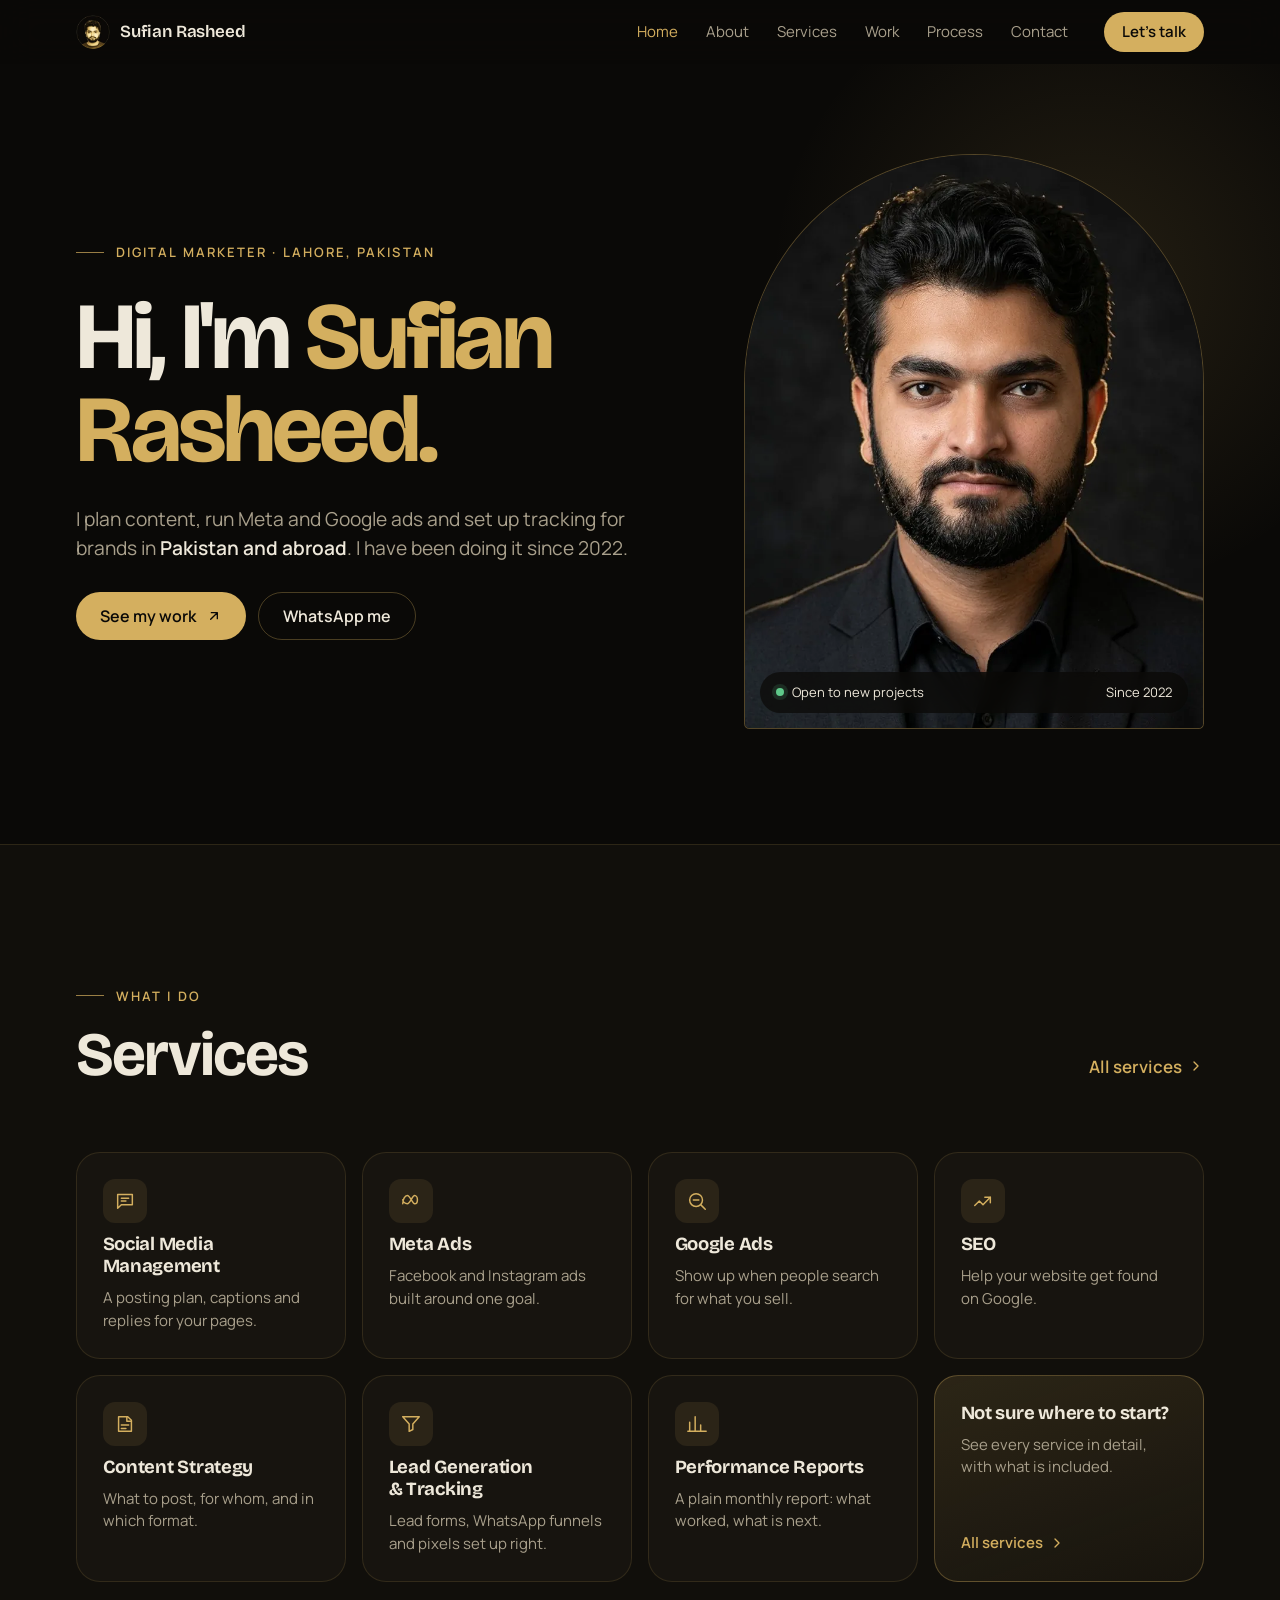
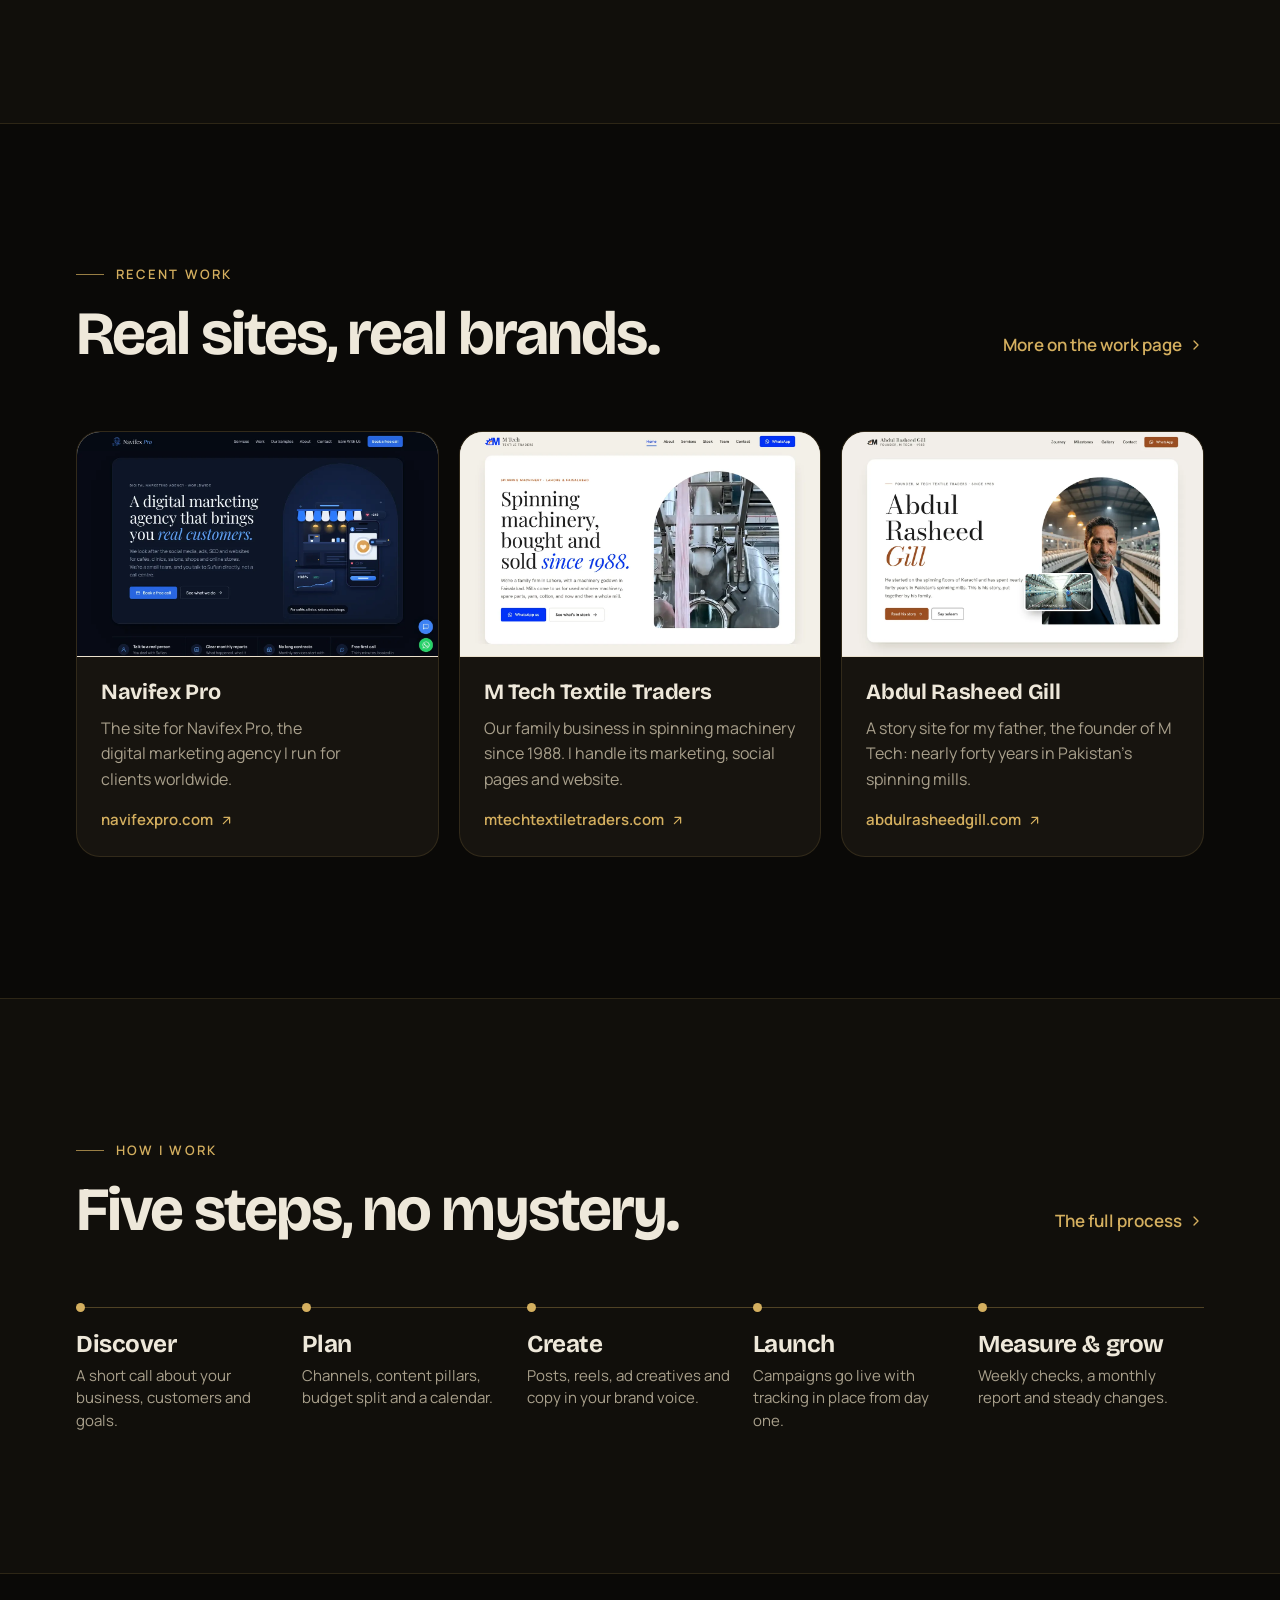
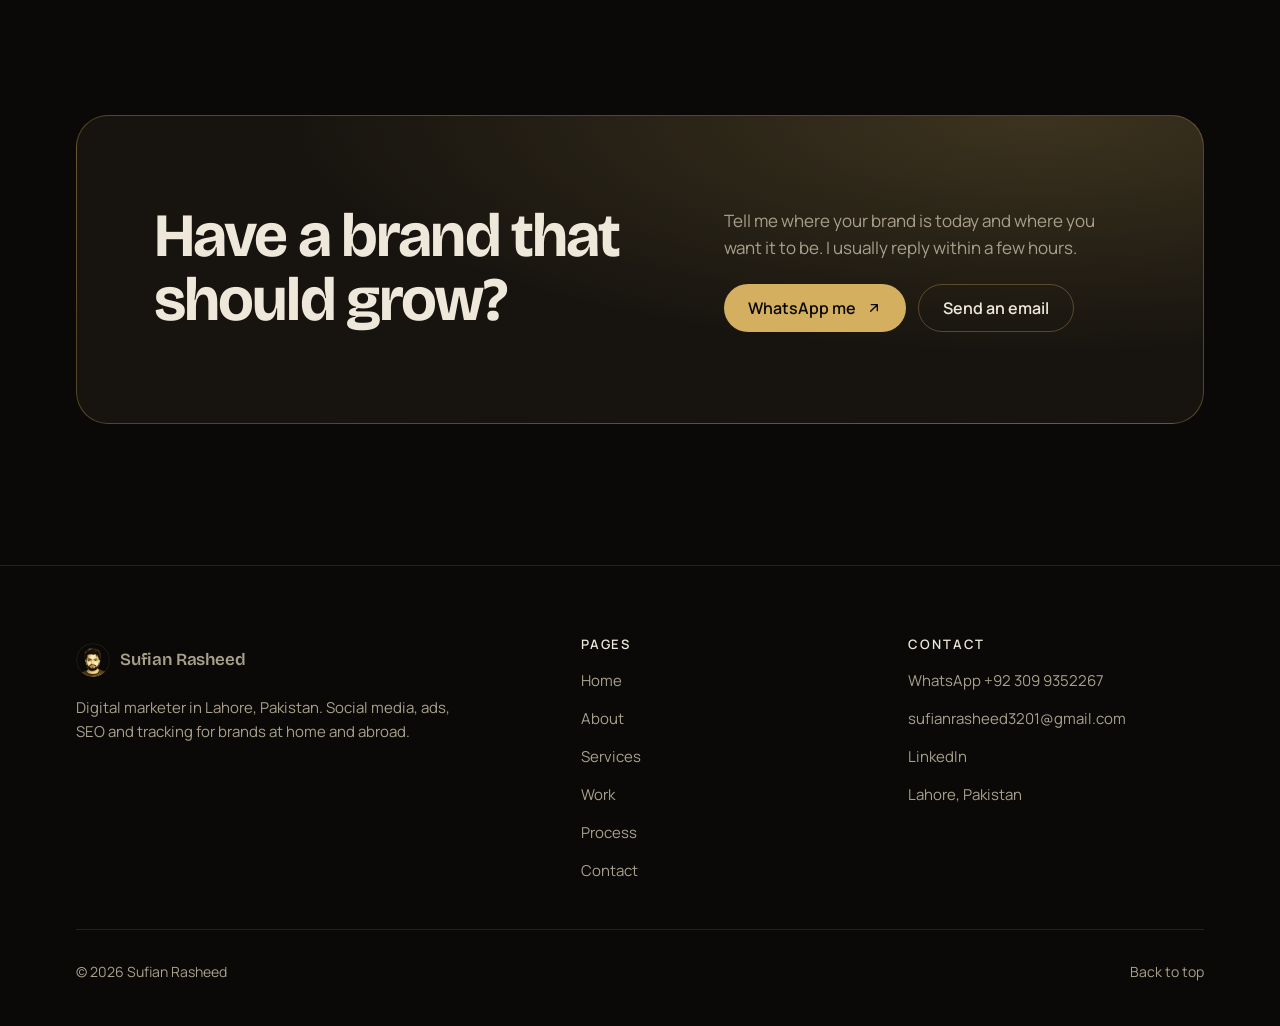
<file: index.html>
<!doctype html>
<html lang="en">
<head>
<meta charset="utf-8">
<meta name="viewport" content="width=device-width, initial-scale=1, viewport-fit=cover">
<title>Sufian Rasheed | Digital Marketer in Lahore, Pakistan</title>
<meta name="description" content="I'm Sufian Rasheed, a digital marketer in Lahore, Pakistan. I run social media, Meta and Google Ads, SEO and lead tracking for brands at home and abroad.">
<meta name="theme-color" content="#0a0907">
<meta name="author" content="Sufian Rasheed">
<link rel="canonical" href="https://sufianrasheed.com/">
<meta property="og:type" content="profile">
<meta property="og:site_name" content="Sufian Rasheed">
<meta property="og:locale" content="en_PK">
<meta property="og:title" content="Sufian Rasheed | Digital Marketer in Lahore, Pakistan">
<meta property="og:description" content="I'm Sufian Rasheed, a digital marketer in Lahore, Pakistan. I run social media, Meta and Google Ads, SEO and lead tracking for brands at home and abroad.">
<meta property="og:url" content="https://sufianrasheed.com/">
<meta property="og:image" content="https://sufianrasheed.com/assets/img/og.jpg">
<meta property="og:image:width" content="1200"><meta property="og:image:height" content="630">
<meta property="og:image:alt" content="Sufian Rasheed, digital marketer in Lahore, Pakistan">
<meta name="twitter:card" content="summary_large_image">
<meta name="twitter:title" content="Sufian Rasheed | Digital Marketer in Lahore, Pakistan">
<meta name="twitter:description" content="I'm Sufian Rasheed, a digital marketer in Lahore, Pakistan. I run social media, Meta and Google Ads, SEO and lead tracking for brands at home and abroad.">
<meta name="twitter:image" content="https://sufianrasheed.com/assets/img/og.jpg">
<link rel="icon" href="favicon.ico" sizes="any">
<link rel="icon" type="image/png" sizes="32x32" href="assets/img/favicon-32.png">
<link rel="icon" type="image/png" sizes="192x192" href="assets/img/favicon-192.png">
<link rel="apple-touch-icon" href="assets/img/apple-touch-icon.png">
<link rel="preconnect" href="https://fonts.googleapis.com">
<link rel="preconnect" href="https://fonts.gstatic.com" crossorigin>
<link href="https://fonts.googleapis.com/css2?family=Bricolage+Grotesque:opsz,wght@12..96,600;12..96,700&family=Manrope:wght@400;600;700&display=swap" rel="stylesheet">
<link rel="stylesheet" href="css/style.css?v=8">
<link rel="preload" as="image" href="assets/img/portrait.webp" fetchpriority="high">
<script>(function(d){try{if(!matchMedia("(prefers-reduced-motion: reduce)").matches){d.classList.add("motion");setTimeout(function(){d.classList.add("ready")},3000)}}catch(e){}})(document.documentElement)</script>
<script type="application/ld+json">{"@context":"https://schema.org","@graph":[{"@type":"Person","@id":"https://sufianrasheed.com/#person","name":"Sufian Rasheed","jobTitle":"Digital Marketer","description":"Digital marketer in Lahore, Pakistan, working with brands in Pakistan and abroad since 2022.","image":"https://sufianrasheed.com/assets/img/portrait.jpg","url":"https://sufianrasheed.com/","email":"mailto:sufianrasheed3201@gmail.com","telephone":"+92 309 9352267","address":{"@type":"PostalAddress","addressLocality":"Lahore","addressRegion":"Punjab","addressCountry":"PK"},"homeLocation":{"@type":"City","name":"Lahore"},"knowsAbout":["Digital marketing","Social media management","Meta Ads","Google Ads","Search engine optimization","Content strategy","Lead generation","Conversion tracking","Performance reporting"],"knowsLanguage":["English","Urdu"],"hasCredential":[{"@type":"EducationalOccupationalCredential","name":"Social Media Marketing","credentialCategory":"Professional certification"},{"@type":"EducationalOccupationalCredential","name":"Search Engine Optimization","credentialCategory":"Professional certification"},{"@type":"EducationalOccupationalCredential","name":"MS Office","credentialCategory":"Professional certification"}],"makesOffer":[{"@type":"Offer","itemOffered":{"@type":"Service","name":"Social Media Management","areaServed":["Pakistan","Worldwide"]}},{"@type":"Offer","itemOffered":{"@type":"Service","name":"Meta Ads","areaServed":["Pakistan","Worldwide"]}},{"@type":"Offer","itemOffered":{"@type":"Service","name":"Google Ads","areaServed":["Pakistan","Worldwide"]}},{"@type":"Offer","itemOffered":{"@type":"Service","name":"SEO","areaServed":["Pakistan","Worldwide"]}},{"@type":"Offer","itemOffered":{"@type":"Service","name":"Content Strategy","areaServed":["Pakistan","Worldwide"]}},{"@type":"Offer","itemOffered":{"@type":"Service","name":"Lead Generation & Tracking","areaServed":["Pakistan","Worldwide"]}},{"@type":"Offer","itemOffered":{"@type":"Service","name":"Performance Reports","areaServed":["Pakistan","Worldwide"]}}],"sameAs":["https://www.linkedin.com/in/sufianrasheed"]},{"@type":"WebSite","@id":"https://sufianrasheed.com/#website","url":"https://sufianrasheed.com/","name":"Sufian Rasheed","publisher":{"@id":"https://sufianrasheed.com/#person"},"inLanguage":"en"},{"@type":"ProfilePage","@id":"https://sufianrasheed.com/#page","url":"https://sufianrasheed.com/","name":"Sufian Rasheed | Digital Marketer in Lahore, Pakistan","description":"I'm Sufian Rasheed, a digital marketer in Lahore, Pakistan. I run social media, Meta and Google Ads, SEO and lead tracking for brands at home and abroad.","isPartOf":{"@id":"https://sufianrasheed.com/#website"},"inLanguage":"en","mainEntity":{"@id":"https://sufianrasheed.com/#person"}}]}</script>
</head>
<body class="home">
<script>(function(){try{var d=document.documentElement;if(!d.classList.contains("motion"))return;if(sessionStorage.getItem("sr-reveal"))return;sessionStorage.setItem("sr-reveal","1");var n="Sufian Rasheed",h="",c=0;for(var i=0;i<n.length;i++){var ch=n.charAt(i);h+=ch===" "?'<span style="--c:'+(c++)+'">&nbsp;</span>':'<span'+(i>6?' class="gold"':'')+' style="--c:'+(c++)+'">'+ch+'</span>'}var o=document.createElement("div");o.className="intro";o.setAttribute("aria-hidden","true");o.innerHTML='<div class="intro__in"><div class="intro__arch"><img src="assets/img/portrait.webp" alt="" width="768" height="1376" decoding="async"></div><div class="intro__name">'+h+'</div><i class="intro__line"></i><div class="intro__role">Digital Marketer</div></div>';document.body.appendChild(o);d.classList.add("intro-on")}catch(e){}})()</script>
<a class="skip" href="#main">Skip to content</a>
<header class="hdr"><div class="wrap hdr__row">
  <a class="brand" href="index.html" aria-label="Sufian Rasheed, home"><img src="assets/img/logo-96.webp" alt="" width="34" height="34"><b>Sufian Rasheed</b></a>
  <nav class="nav" aria-label="Main"><a href="index.html" aria-current="page">Home</a><a href="about.html">About</a><a href="services.html">Services</a><a href="work.html">Work</a><a href="process.html">Process</a><a href="contact.html">Contact</a></nav>
  <a class="btn btn--gold hdr__cta" href="https://wa.me/923099352267?text=Hi%20Sufian%2C%20I%20saw%20your%20website%20and%20I%27d%20like%20to%20talk%20about%20my%20brand." target="_blank" rel="noopener">Let's talk</a>
  <button class="burger" type="button" aria-label="Open menu" aria-expanded="false" aria-controls="mmenu"><i></i><i></i></button>
</div></header>
<nav class="mmenu" id="mmenu" aria-label="Mobile"><a href="index.html" aria-current="page">Home</a><a href="about.html">About</a><a href="services.html">Services</a><a href="work.html">Work</a><a href="process.html">Process</a><a href="contact.html">Contact</a>
  <a class="btn btn--gold" href="https://wa.me/923099352267?text=Hi%20Sufian%2C%20I%20saw%20your%20website%20and%20I%27d%20like%20to%20talk%20about%20my%20brand." target="_blank" rel="noopener">WhatsApp me <svg viewBox="0 0 24 24" fill="none" stroke="currentColor" stroke-width="2" stroke-linecap="round" stroke-linejoin="round" aria-hidden="true"><path d="M7 17L17 7M8 7h9v9"/></svg></a>
  <p>Lahore, Pakistan · sufianrasheed3201@gmail.com</p>
</nav>
<main id="main">

<section class="hero"><div class="wrap hero__grid">
  <div class="hero__text">
    <p class="eyebrow hx" style="--d:0">Digital marketer · Lahore, Pakistan</p>
    <h1 class="h1 hx" style="--d:1">Hi, I'm <span class="gold">Sufian Rasheed.</span></h1>
    <p class="lede hx" style="--d:2">I plan content, run Meta and Google ads and set up tracking for brands in <strong>Pakistan and abroad</strong>. I have been doing it since 2022.</p>
    <div class="btns hx" style="--d:3">
      <a class="btn btn--gold" href="work.html">See my work <svg viewBox="0 0 24 24" fill="none" stroke="currentColor" stroke-width="2" stroke-linecap="round" stroke-linejoin="round" aria-hidden="true"><path d="M7 17L17 7M8 7h9v9"/></svg></a>
      <a class="btn btn--ghost" href="https://wa.me/923099352267?text=Hi%20Sufian%2C%20I%20saw%20your%20website%20and%20I%27d%20like%20to%20talk%20about%20my%20brand." target="_blank" rel="noopener">WhatsApp me</a>
    </div>
  </div>
  <figure class="portrait hx-img">
    <div class="portrait__frame"><img src="assets/img/portrait.webp" alt="Portrait of Sufian Rasheed, digital marketer in Lahore" width="768" height="1376" fetchpriority="high" decoding="async"></div>
    <figcaption><span><i class="dot" aria-hidden="true"></i>Open to new projects</span><span>Since 2022</span></figcaption>
  </figure>
</div></section>

<section class="sec sec--alt" aria-labelledby="do-h"><div class="wrap">
  <div class="sec__head sec__head--row">
    <div class="sec__title"><p class="eyebrow rv">What I do</p><h2 class="h2 rv" id="do-h" style="--i:1">Services</h2></div>
    <a class="link rv" href="services.html">All services <svg viewBox="0 0 24 24" fill="none" stroke="currentColor" stroke-width="2" stroke-linecap="round" stroke-linejoin="round" aria-hidden="true"><path d="M9 6l6 6-6 6"/></svg></a>
  </div>
  <div class="tiles tiles--4">
    <a class="tile tile--sm rv" style="--i:0" href="services.html#social"><span class="tile__icon"><svg viewBox="0 0 24 24" fill="none" stroke="currentColor" stroke-width="1.6" stroke-linecap="round" stroke-linejoin="round" aria-hidden="true"><path d="M4 5h16v11H8l-4 4z"/><path d="M8 9h8M8 12h5"/></svg></span><h3 class="h3">Social Media Management</h3><p>A posting plan, captions and replies for your pages.</p></a><a class="tile tile--sm rv" style="--i:1" href="services.html#meta-ads"><span class="tile__icon"><svg viewBox="0 0 24 24" fill="none" stroke="currentColor" stroke-width="1.6" stroke-linecap="round" stroke-linejoin="round" aria-hidden="true"><path d="M3 15c0-5 2.5-9 5-9 3 0 5.5 9 8 9 2 0 3-2 3-4.5S17.5 6 16 6c-2.5 0-5 9-8 9-2.5 0-5-2-5-4.5"/></svg></span><h3 class="h3">Meta Ads</h3><p>Facebook and Instagram ads built around one goal.</p></a><a class="tile tile--sm rv" style="--i:2" href="services.html#google-ads"><span class="tile__icon"><svg viewBox="0 0 24 24" fill="none" stroke="currentColor" stroke-width="1.6" stroke-linecap="round" stroke-linejoin="round" aria-hidden="true"><circle cx="11" cy="11" r="7"/><path d="M21 21l-4.5-4.5M8 11h6"/></svg></span><h3 class="h3">Google Ads</h3><p>Show up when people search for what you sell.</p></a><a class="tile tile--sm rv" style="--i:3" href="services.html#seo"><span class="tile__icon"><svg viewBox="0 0 24 24" fill="none" stroke="currentColor" stroke-width="1.6" stroke-linecap="round" stroke-linejoin="round" aria-hidden="true"><path d="M3 17l5-5 4 4 8-8"/><path d="M14 8h6v6"/></svg></span><h3 class="h3">SEO</h3><p>Help your website get found on Google.</p></a><a class="tile tile--sm rv" style="--i:0" href="services.html#content"><span class="tile__icon"><svg viewBox="0 0 24 24" fill="none" stroke="currentColor" stroke-width="1.6" stroke-linecap="round" stroke-linejoin="round" aria-hidden="true"><path d="M5 4h10l4 4v12H5z"/><path d="M14 4v5h5M8 13h8M8 17h5"/></svg></span><h3 class="h3">Content Strategy</h3><p>What to post, for whom, and in which format.</p></a><a class="tile tile--sm rv" style="--i:1" href="services.html#leads"><span class="tile__icon"><svg viewBox="0 0 24 24" fill="none" stroke="currentColor" stroke-width="1.6" stroke-linecap="round" stroke-linejoin="round" aria-hidden="true"><path d="M3 4h18l-7 8v6l-4 2v-8z"/></svg></span><h3 class="h3">Lead Generation & Tracking</h3><p>Lead forms, WhatsApp funnels and pixels set up right.</p></a><a class="tile tile--sm rv" style="--i:2" href="services.html#reports"><span class="tile__icon"><svg viewBox="0 0 24 24" fill="none" stroke="currentColor" stroke-width="1.6" stroke-linecap="round" stroke-linejoin="round" aria-hidden="true"><path d="M4 20V10M10 20V4M16 20v-7M22 20H2"/></svg></span><h3 class="h3">Performance Reports</h3><p>A plain monthly report: what worked, what is next.</p></a><a class="tile tile--sm tile--cta rv" style="--i:3" href="services.html"><h3 class="h3">Not sure where to start?</h3><p>See every service in detail, with what is included.</p><span class="tile__go">All services <svg viewBox="0 0 24 24" fill="none" stroke="currentColor" stroke-width="2" stroke-linecap="round" stroke-linejoin="round" aria-hidden="true"><path d="M9 6l6 6-6 6"/></svg></span></a>
  </div>
</div></section>

<section class="sec" aria-labelledby="work-h"><div class="wrap">
  <div class="sec__head sec__head--row">
    <div class="sec__title"><p class="eyebrow rv">Recent work</p><h2 class="h2 rv" id="work-h" style="--i:1">Real sites, real brands.</h2></div>
    <a class="link rv" href="work.html">More on the work page <svg viewBox="0 0 24 24" fill="none" stroke="currentColor" stroke-width="2" stroke-linecap="round" stroke-linejoin="round" aria-hidden="true"><path d="M9 6l6 6-6 6"/></svg></a>
  </div>
  <div class="works">
    <a class="work rv" style="--i:0" href="https://navifexpro.com" target="_blank" rel="noopener">
      <div class="work__shot"><img class="rv-img" src="assets/img/work-navifex.webp" alt="Home page of the Navifex Pro website" width="1200" height="750" loading="lazy" decoding="async"></div>
      <div class="work__body"><h3 class="h3">Navifex Pro</h3><p>The site for Navifex Pro, the digital marketing agency I run for clients worldwide.</p><span class="work__url">navifexpro.com <svg viewBox="0 0 24 24" fill="none" stroke="currentColor" stroke-width="2" stroke-linecap="round" stroke-linejoin="round" aria-hidden="true"><path d="M7 17L17 7M8 7h9v9"/></svg></span></div>
    </a>
    <a class="work rv" style="--i:1" href="https://mtechtextiletraders.com" target="_blank" rel="noopener">
      <div class="work__shot"><img class="rv-img" src="assets/img/work-mtech.webp" alt="Home page of the M Tech Textile Traders website" width="1200" height="750" loading="lazy" decoding="async"></div>
      <div class="work__body"><h3 class="h3">M Tech Textile Traders</h3><p>Our family business in spinning machinery since 1988. I handle its marketing, social pages and website.</p><span class="work__url">mtechtextiletraders.com <svg viewBox="0 0 24 24" fill="none" stroke="currentColor" stroke-width="2" stroke-linecap="round" stroke-linejoin="round" aria-hidden="true"><path d="M7 17L17 7M8 7h9v9"/></svg></span></div>
    </a>
    <a class="work rv" style="--i:2" href="https://abdulrasheedgill.com" target="_blank" rel="noopener">
      <div class="work__shot"><img class="rv-img" src="assets/img/work-gill.webp" alt="Home page of the Abdul Rasheed Gill website" width="1200" height="750" loading="lazy" decoding="async"></div>
      <div class="work__body"><h3 class="h3">Abdul Rasheed Gill</h3><p>A story site for my father, the founder of M Tech: nearly forty years in Pakistan's spinning mills.</p><span class="work__url">abdulrasheedgill.com <svg viewBox="0 0 24 24" fill="none" stroke="currentColor" stroke-width="2" stroke-linecap="round" stroke-linejoin="round" aria-hidden="true"><path d="M7 17L17 7M8 7h9v9"/></svg></span></div>
    </a>
  </div>
</div></section>

<section class="sec sec--alt" aria-labelledby="how-h"><div class="wrap">
  <div class="sec__head sec__head--row">
    <div class="sec__title"><p class="eyebrow rv">How I work</p><h2 class="h2 rv" id="how-h" style="--i:1">Five steps, no mystery.</h2></div>
    <a class="link rv" href="process.html">The full process <svg viewBox="0 0 24 24" fill="none" stroke="currentColor" stroke-width="2" stroke-linecap="round" stroke-linejoin="round" aria-hidden="true"><path d="M9 6l6 6-6 6"/></svg></a>
  </div>
  <ol class="flow"><li class="rv" style="--i:0"><b>Discover</b><span>A short call about your business, customers and goals.</span></li><li class="rv" style="--i:1"><b>Plan</b><span>Channels, content pillars, budget split and a calendar.</span></li><li class="rv" style="--i:2"><b>Create</b><span>Posts, reels, ad creatives and copy in your brand voice.</span></li><li class="rv" style="--i:3"><b>Launch</b><span>Campaigns go live with tracking in place from day one.</span></li><li class="rv" style="--i:4"><b>Measure & grow</b><span>Weekly checks, a monthly report and steady changes.</span></li></ol>
</div></section>

<section class="band" aria-labelledby="band-h"><div class="wrap">
  <div class="band__box rv">
    <h2 class="h2" id="band-h">Have a brand that should grow?</h2>
    <div class="band__side">
      <p>Tell me where your brand is today and where you want it to be. I usually reply within a few hours.</p>
      <div class="btns">
        <a class="btn btn--gold" href="https://wa.me/923099352267?text=Hi%20Sufian%2C%20I%20saw%20your%20website%20and%20I%27d%20like%20to%20talk%20about%20my%20brand." target="_blank" rel="noopener">WhatsApp me <svg viewBox="0 0 24 24" fill="none" stroke="currentColor" stroke-width="2" stroke-linecap="round" stroke-linejoin="round" aria-hidden="true"><path d="M7 17L17 7M8 7h9v9"/></svg></a>
        <a class="btn btn--ghost" href="mailto:sufianrasheed3201@gmail.com">Send an email</a>
      </div>
    </div>
  </div>
</div></section>
</main>
<footer class="ftr"><div class="wrap">
  <div class="ftr__grid">
    <div class="ftr__brand">
      <a class="brand" href="index.html" aria-label="Sufian Rasheed, home"><img src="assets/img/logo-96.webp" alt="" width="34" height="34" loading="lazy"><b>Sufian Rasheed</b></a>
      <p>Digital marketer in Lahore, Pakistan. Social media, ads, SEO and tracking for brands at home and abroad.</p>
    </div>
    <div><h2>Pages</h2><ul><li><a href="index.html">Home</a></li><li><a href="about.html">About</a></li><li><a href="services.html">Services</a></li><li><a href="work.html">Work</a></li><li><a href="process.html">Process</a></li><li><a href="contact.html">Contact</a></li></ul></div>
    <div><h2>Contact</h2><ul>
      <li><a href="https://wa.me/923099352267?text=Hi%20Sufian%2C%20I%20saw%20your%20website%20and%20I%27d%20like%20to%20talk%20about%20my%20brand." target="_blank" rel="noopener">WhatsApp +92 309 9352267</a></li>
      <li><a href="mailto:sufianrasheed3201@gmail.com">sufianrasheed3201@gmail.com</a></li>
      <li><a href="https://www.linkedin.com/in/sufianrasheed" target="_blank" rel="noopener">LinkedIn</a></li>
      <li><span class="ftr__loc">Lahore, Pakistan</span></li>
    </ul></div>
  </div>
  <div class="ftr__legal"><span>© <span data-year>2026</span> Sufian Rasheed</span><a href="#main">Back to top</a></div>
</div></footer>
<div class="toast" role="status" aria-live="polite"></div>
<script src="js/main.js?v=8" defer></script>
</body>
</html>
</file>
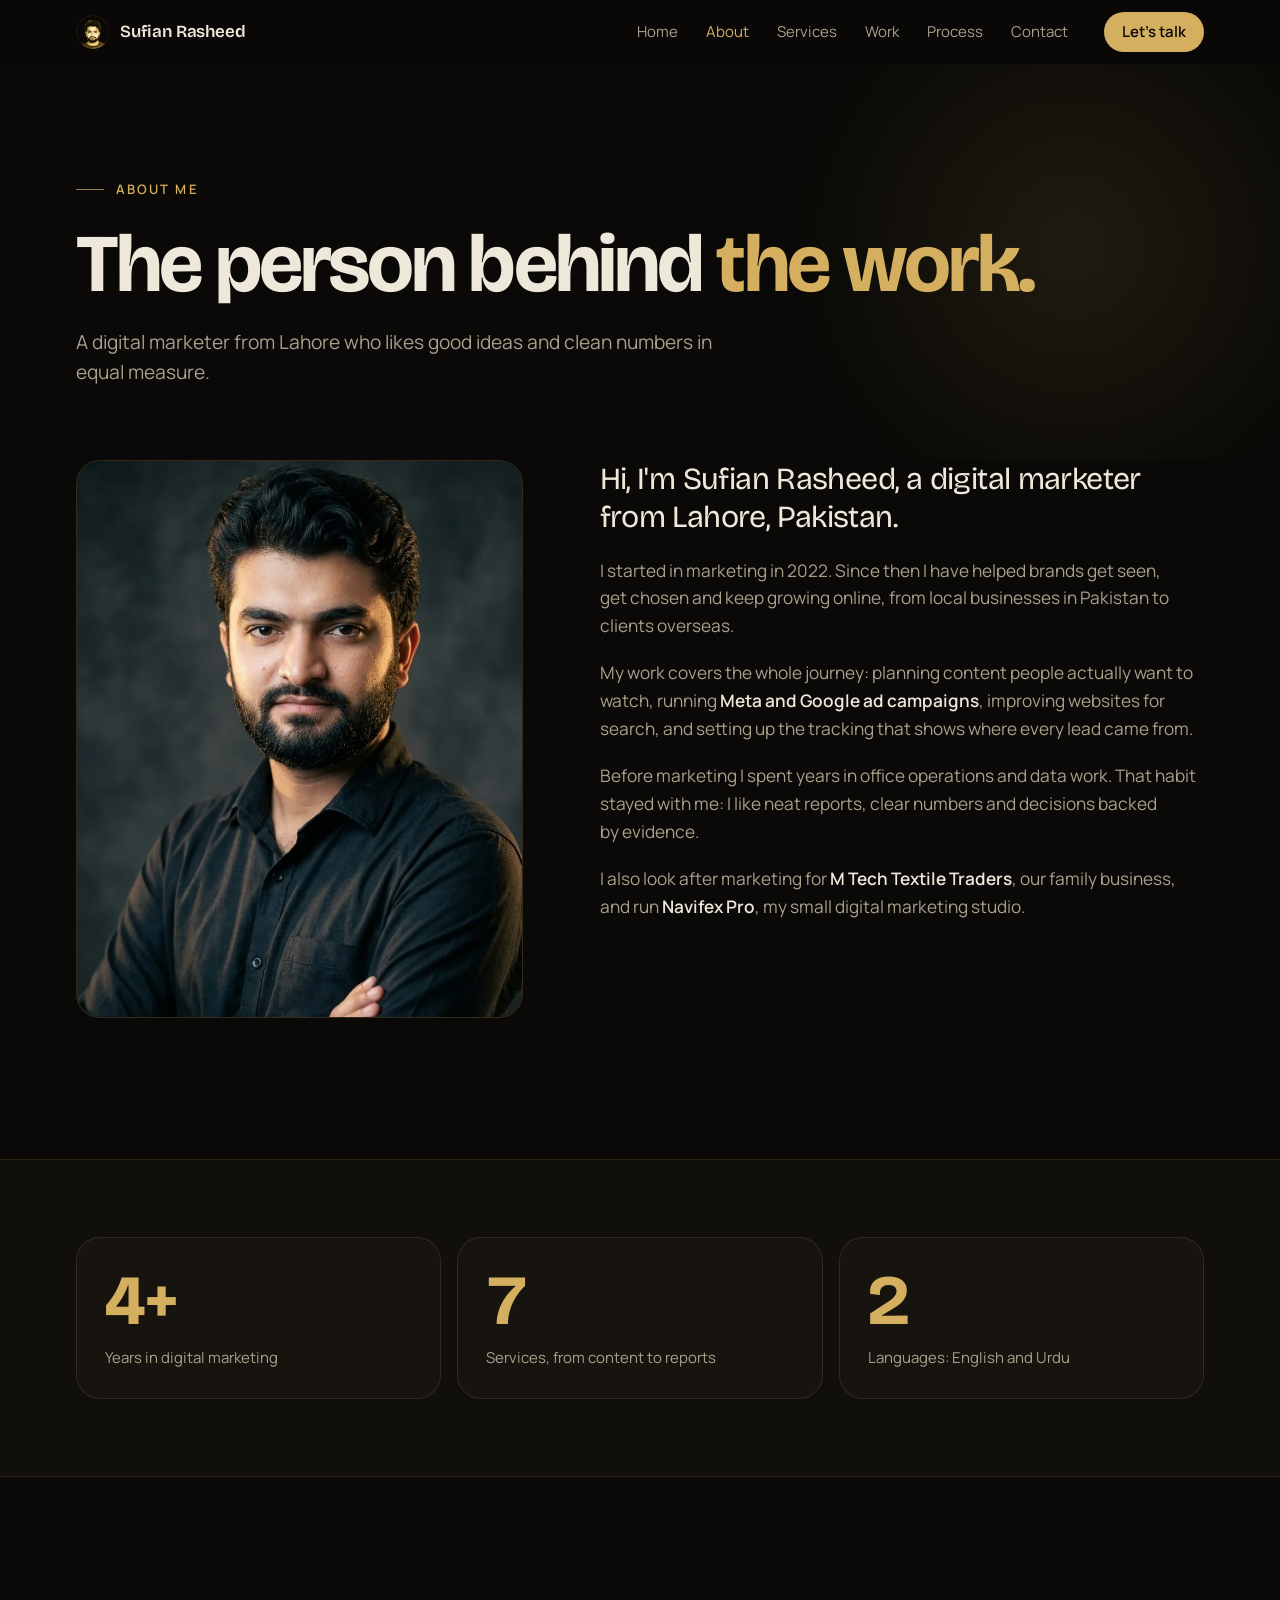
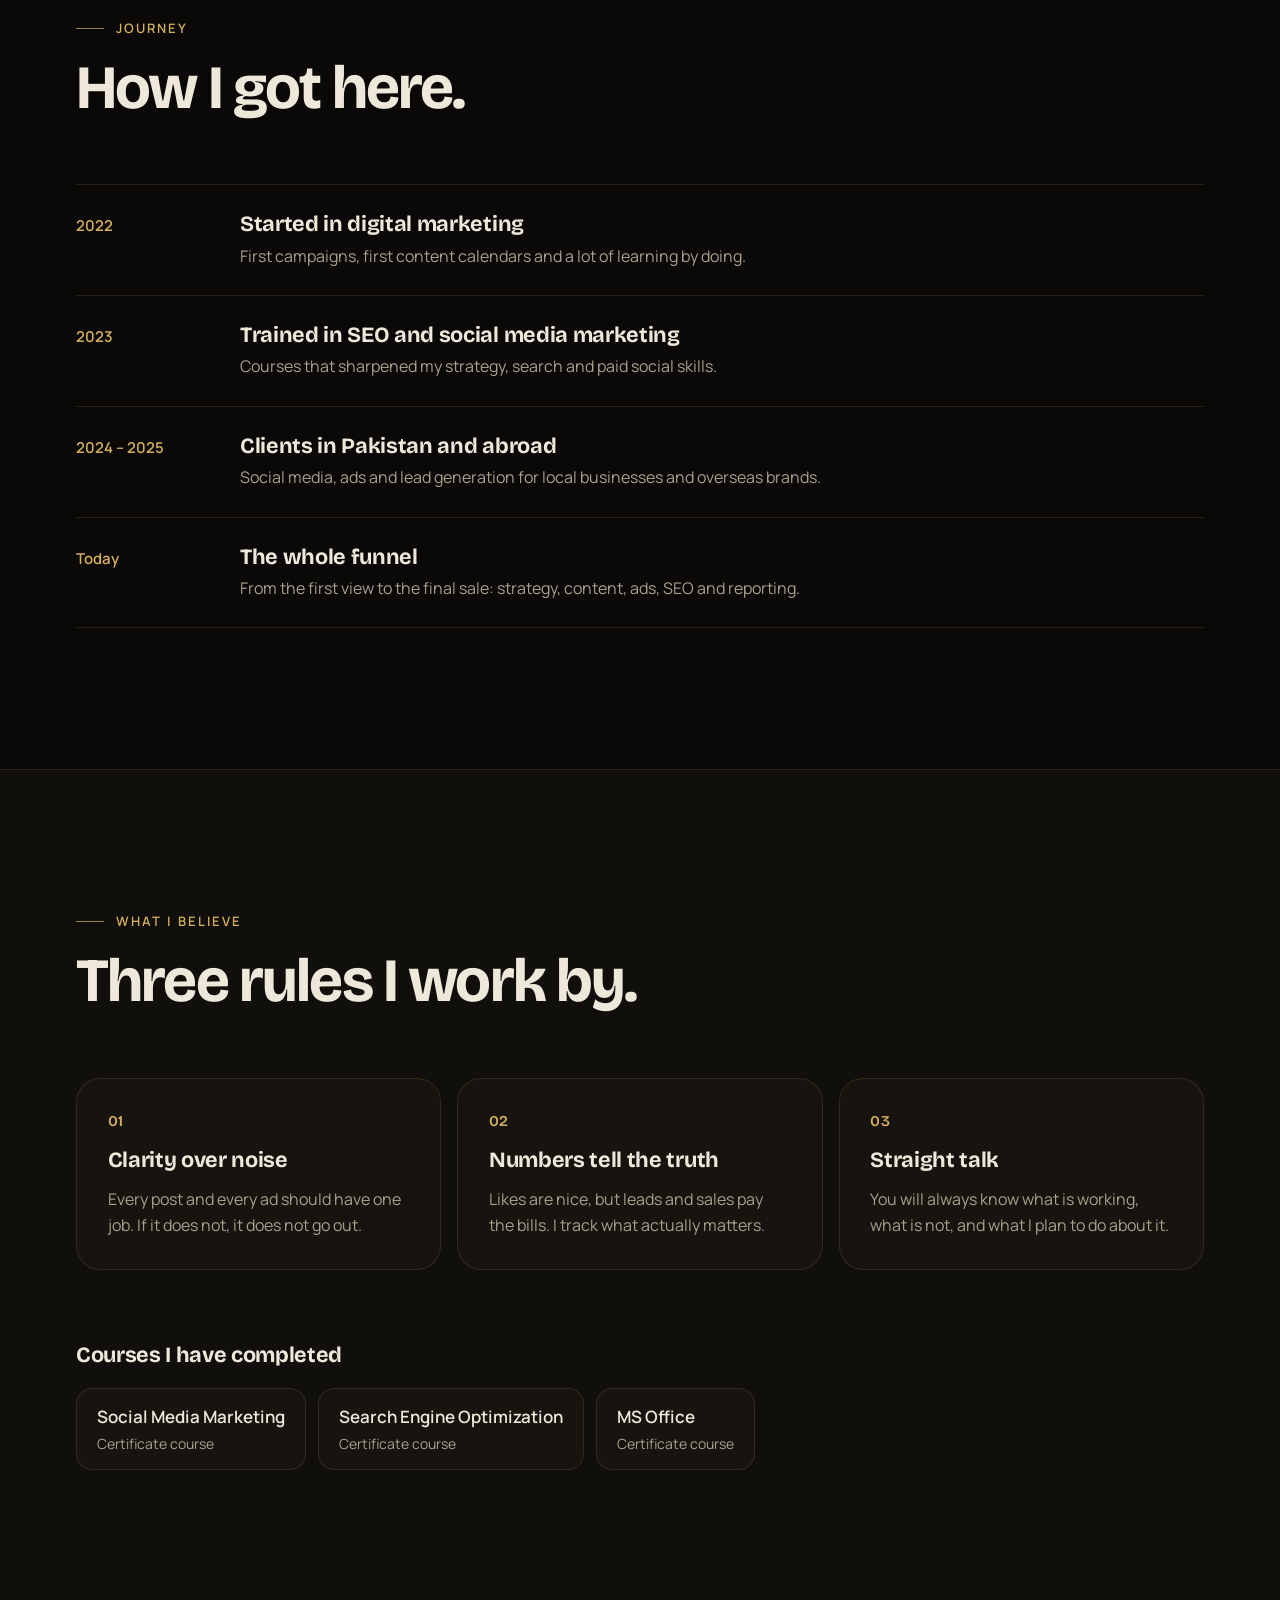
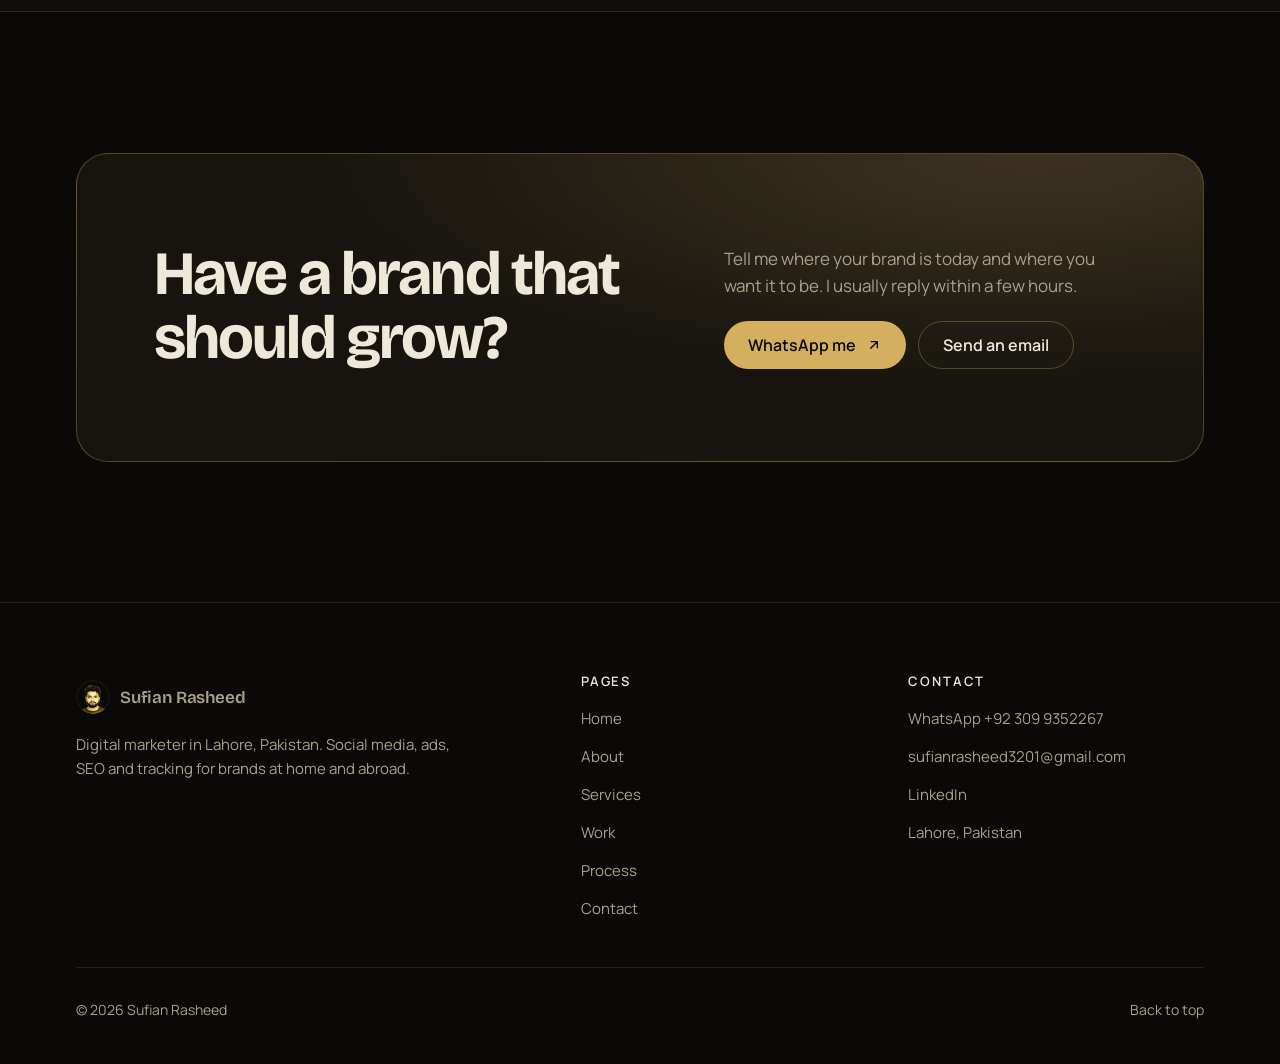
<file: about.html>
<!doctype html>
<html lang="en">
<head>
<meta charset="utf-8">
<meta name="viewport" content="width=device-width, initial-scale=1, viewport-fit=cover">
<title>About Sufian Rasheed: Digital Marketer from Lahore, Pakistan</title>
<meta name="description" content="About Sufian Rasheed, a digital marketer from Lahore, Pakistan, working on social media, ads, SEO and tracking for brands in Pakistan and abroad since 2022.">
<meta name="theme-color" content="#0a0907">
<meta name="author" content="Sufian Rasheed">
<link rel="canonical" href="https://sufianrasheed.com/about.html">
<meta property="og:type" content="website">
<meta property="og:site_name" content="Sufian Rasheed">
<meta property="og:locale" content="en_PK">
<meta property="og:title" content="About Sufian Rasheed: Digital Marketer from Lahore, Pakistan">
<meta property="og:description" content="About Sufian Rasheed, a digital marketer from Lahore, Pakistan, working on social media, ads, SEO and tracking for brands in Pakistan and abroad since 2022.">
<meta property="og:url" content="https://sufianrasheed.com/about.html">
<meta property="og:image" content="https://sufianrasheed.com/assets/img/og.jpg">
<meta property="og:image:width" content="1200"><meta property="og:image:height" content="630">
<meta property="og:image:alt" content="Sufian Rasheed, digital marketer in Lahore, Pakistan">
<meta name="twitter:card" content="summary_large_image">
<meta name="twitter:title" content="About Sufian Rasheed: Digital Marketer from Lahore, Pakistan">
<meta name="twitter:description" content="About Sufian Rasheed, a digital marketer from Lahore, Pakistan, working on social media, ads, SEO and tracking for brands in Pakistan and abroad since 2022.">
<meta name="twitter:image" content="https://sufianrasheed.com/assets/img/og.jpg">
<link rel="icon" href="favicon.ico" sizes="any">
<link rel="icon" type="image/png" sizes="32x32" href="assets/img/favicon-32.png">
<link rel="icon" type="image/png" sizes="192x192" href="assets/img/favicon-192.png">
<link rel="apple-touch-icon" href="assets/img/apple-touch-icon.png">
<link rel="preconnect" href="https://fonts.googleapis.com">
<link rel="preconnect" href="https://fonts.gstatic.com" crossorigin>
<link href="https://fonts.googleapis.com/css2?family=Bricolage+Grotesque:opsz,wght@12..96,600;12..96,700&family=Manrope:wght@400;600;700&display=swap" rel="stylesheet">
<link rel="stylesheet" href="css/style.css?v=8">
<script>(function(d){try{if(!matchMedia("(prefers-reduced-motion: reduce)").matches){d.classList.add("motion");setTimeout(function(){d.classList.add("ready")},3400)}}catch(e){}})(document.documentElement)</script>
<script type="application/ld+json">{"@context":"https://schema.org","@graph":[{"@type":"AboutPage","@id":"https://sufianrasheed.com/about.html#page","url":"https://sufianrasheed.com/about.html","name":"About Sufian Rasheed: Digital Marketer from Lahore, Pakistan","description":"About Sufian Rasheed, a digital marketer from Lahore, Pakistan, working on social media, ads, SEO and tracking for brands in Pakistan and abroad since 2022.","isPartOf":{"@id":"https://sufianrasheed.com/#website"},"about":{"@id":"https://sufianrasheed.com/#person"},"inLanguage":"en","breadcrumb":{"@id":"https://sufianrasheed.com/about.html#breadcrumb"},"mainEntity":{"@id":"https://sufianrasheed.com/#person"}},{"@type":"BreadcrumbList","@id":"https://sufianrasheed.com/about.html#breadcrumb","itemListElement":[{"@type":"ListItem","position":1,"name":"Home","item":"https://sufianrasheed.com/"},{"@type":"ListItem","position":2,"name":"About","item":"https://sufianrasheed.com/about.html"}]},{"@type":"WebSite","@id":"https://sufianrasheed.com/#website","url":"https://sufianrasheed.com/","name":"Sufian Rasheed","publisher":{"@id":"https://sufianrasheed.com/#person"},"inLanguage":"en"},{"@type":"Person","@id":"https://sufianrasheed.com/#person","name":"Sufian Rasheed","jobTitle":"Digital Marketer","description":"Digital marketer in Lahore, Pakistan, working with brands in Pakistan and abroad since 2022.","image":"https://sufianrasheed.com/assets/img/portrait.jpg","url":"https://sufianrasheed.com/","email":"mailto:sufianrasheed3201@gmail.com","telephone":"+92 309 9352267","address":{"@type":"PostalAddress","addressLocality":"Lahore","addressRegion":"Punjab","addressCountry":"PK"},"homeLocation":{"@type":"City","name":"Lahore"},"knowsAbout":["Digital marketing","Social media management","Meta Ads","Google Ads","Search engine optimization","Content strategy","Lead generation","Conversion tracking","Performance reporting"],"knowsLanguage":["English","Urdu"],"hasCredential":[{"@type":"EducationalOccupationalCredential","name":"Social Media Marketing","credentialCategory":"Professional certification"},{"@type":"EducationalOccupationalCredential","name":"Search Engine Optimization","credentialCategory":"Professional certification"},{"@type":"EducationalOccupationalCredential","name":"MS Office","credentialCategory":"Professional certification"}],"makesOffer":[{"@type":"Offer","itemOffered":{"@type":"Service","name":"Social Media Management","areaServed":["Pakistan","Worldwide"]}},{"@type":"Offer","itemOffered":{"@type":"Service","name":"Meta Ads","areaServed":["Pakistan","Worldwide"]}},{"@type":"Offer","itemOffered":{"@type":"Service","name":"Google Ads","areaServed":["Pakistan","Worldwide"]}},{"@type":"Offer","itemOffered":{"@type":"Service","name":"SEO","areaServed":["Pakistan","Worldwide"]}},{"@type":"Offer","itemOffered":{"@type":"Service","name":"Content Strategy","areaServed":["Pakistan","Worldwide"]}},{"@type":"Offer","itemOffered":{"@type":"Service","name":"Lead Generation & Tracking","areaServed":["Pakistan","Worldwide"]}},{"@type":"Offer","itemOffered":{"@type":"Service","name":"Performance Reports","areaServed":["Pakistan","Worldwide"]}}],"sameAs":["https://www.linkedin.com/in/sufianrasheed"]}]}</script>
</head>
<body>
<a class="skip" href="#main">Skip to content</a>
<header class="hdr"><div class="wrap hdr__row">
  <a class="brand" href="index.html" aria-label="Sufian Rasheed, home"><img src="assets/img/logo-96.webp" alt="" width="34" height="34"><b>Sufian Rasheed</b></a>
  <nav class="nav" aria-label="Main"><a href="index.html">Home</a><a href="about.html" aria-current="page">About</a><a href="services.html">Services</a><a href="work.html">Work</a><a href="process.html">Process</a><a href="contact.html">Contact</a></nav>
  <a class="btn btn--gold hdr__cta" href="https://wa.me/923099352267?text=Hi%20Sufian%2C%20I%20saw%20your%20website%20and%20I%27d%20like%20to%20talk%20about%20my%20brand." target="_blank" rel="noopener">Let's talk</a>
  <button class="burger" type="button" aria-label="Open menu" aria-expanded="false" aria-controls="mmenu"><i></i><i></i></button>
</div></header>
<nav class="mmenu" id="mmenu" aria-label="Mobile"><a href="index.html">Home</a><a href="about.html" aria-current="page">About</a><a href="services.html">Services</a><a href="work.html">Work</a><a href="process.html">Process</a><a href="contact.html">Contact</a>
  <a class="btn btn--gold" href="https://wa.me/923099352267?text=Hi%20Sufian%2C%20I%20saw%20your%20website%20and%20I%27d%20like%20to%20talk%20about%20my%20brand." target="_blank" rel="noopener">WhatsApp me <svg viewBox="0 0 24 24" fill="none" stroke="currentColor" stroke-width="2" stroke-linecap="round" stroke-linejoin="round" aria-hidden="true"><path d="M7 17L17 7M8 7h9v9"/></svg></a>
  <p>Lahore, Pakistan · sufianrasheed3201@gmail.com</p>
</nav>
<main id="main">
<section class="phero"><div class="wrap">
  <p class="eyebrow hx" style="--d:0">About me</p>
  <h1 class="h1 hx" style="--d:1">The person behind <span class="gold">the work.</span></h1>
  <p class="lede hx" style="--d:2">A digital marketer from Lahore who likes good ideas and clean numbers in equal measure.</p>
</div></section>

<section class="sec" style="padding-top:0" aria-labelledby="story-h"><div class="wrap about">
  <figure class="photo rv-img"><img src="assets/img/about.webp" alt="Sufian Rasheed in Lahore" width="768" height="1376" loading="lazy" decoding="async"></figure>
  <div class="prose">
    <h2 class="sr-only" id="story-h">My story</h2>
    <p class="big rv">Hi, I'm Sufian Rasheed, a digital marketer from Lahore, Pakistan.</p>
    <p class="rv">I started in marketing in 2022. Since then I have helped brands get seen, get chosen and keep growing online, from local businesses in Pakistan to clients overseas.</p>
    <p class="rv">My work covers the whole journey: planning content people actually want to watch, running <strong>Meta and Google ad campaigns</strong>, improving websites for search, and setting up the tracking that shows where every lead came from.</p>
    <p class="rv">Before marketing I spent years in office operations and data work. That habit stayed with me: I like neat reports, clear numbers and decisions backed by evidence.</p>
    <p class="rv">I also look after marketing for <strong>M Tech Textile Traders</strong>, our family business, and run <strong>Navifex Pro</strong>, my small digital marketing studio.</p>
  </div>
</div></section>

<section class="sec sec--alt sec--tight" aria-labelledby="facts-h"><div class="wrap">
  <h2 class="sr-only" id="facts-h">In numbers</h2>
  <div class="facts">
    <div class="fact rv"><b data-count="4" data-suffix="+">4+</b><span>Years in digital marketing</span></div>
    <div class="fact rv" style="--i:1"><b data-count="7">7</b><span>Services, from content to reports</span></div>
    <div class="fact rv" style="--i:2"><b data-count="2">2</b><span>Languages: English and Urdu</span></div>
  </div>
</div></section>

<section class="sec" aria-labelledby="tl-h"><div class="wrap">
  <div class="sec__head"><p class="eyebrow rv">Journey</p><h2 class="h2 rv" id="tl-h" style="--i:1">How I got here.</h2></div>
  <ol class="timeline"><li class="rv"><span class="yr">2022</span><div><h3 class="h3">Started in digital marketing</h3><p>First campaigns, first content calendars and a lot of learning by doing.</p></div></li><li class="rv"><span class="yr">2023</span><div><h3 class="h3">Trained in SEO and social media marketing</h3><p>Courses that sharpened my strategy, search and paid social skills.</p></div></li><li class="rv"><span class="yr">2024 – 2025</span><div><h3 class="h3">Clients in Pakistan and abroad</h3><p>Social media, ads and lead generation for local businesses and overseas brands.</p></div></li><li class="rv"><span class="yr">Today</span><div><h3 class="h3">The whole funnel</h3><p>From the first view to the final sale: strategy, content, ads, SEO and reporting.</p></div></li></ol>
</div></section>

<section class="sec sec--alt" aria-labelledby="val-h"><div class="wrap">
  <div class="sec__head"><p class="eyebrow rv">What I believe</p><h2 class="h2 rv" id="val-h" style="--i:1">Three rules I work by.</h2></div>
  <div class="tiles"><div class="tile rv" style="--i:0"><span class="tile__n">01</span><h3 class="h3">Clarity over noise</h3><p>Every post and every ad should have one job. If it does not, it does not go out.</p></div><div class="tile rv" style="--i:1"><span class="tile__n">02</span><h3 class="h3">Numbers tell the truth</h3><p>Likes are nice, but leads and sales pay the bills. I track what actually matters.</p></div><div class="tile rv" style="--i:2"><span class="tile__n">03</span><h3 class="h3">Straight talk</h3><p>You will always know what is working, what is not, and what I plan to do about it.</p></div></div>
  <h3 class="h3 certs__h rv">Courses I have completed</h3>
  <div class="pills"><div class="pill rv" style="--i:0">Social Media Marketing<small>Certificate course</small></div><div class="pill rv" style="--i:1">Search Engine Optimization<small>Certificate course</small></div><div class="pill rv" style="--i:2">MS Office<small>Certificate course</small></div></div>
</div></section>

<section class="band" aria-labelledby="band-h"><div class="wrap">
  <div class="band__box rv">
    <h2 class="h2" id="band-h">Have a brand that should grow?</h2>
    <div class="band__side">
      <p>Tell me where your brand is today and where you want it to be. I usually reply within a few hours.</p>
      <div class="btns">
        <a class="btn btn--gold" href="https://wa.me/923099352267?text=Hi%20Sufian%2C%20I%20saw%20your%20website%20and%20I%27d%20like%20to%20talk%20about%20my%20brand." target="_blank" rel="noopener">WhatsApp me <svg viewBox="0 0 24 24" fill="none" stroke="currentColor" stroke-width="2" stroke-linecap="round" stroke-linejoin="round" aria-hidden="true"><path d="M7 17L17 7M8 7h9v9"/></svg></a>
        <a class="btn btn--ghost" href="mailto:sufianrasheed3201@gmail.com">Send an email</a>
      </div>
    </div>
  </div>
</div></section>
</main>
<footer class="ftr"><div class="wrap">
  <div class="ftr__grid">
    <div class="ftr__brand">
      <a class="brand" href="index.html" aria-label="Sufian Rasheed, home"><img src="assets/img/logo-96.webp" alt="" width="34" height="34" loading="lazy"><b>Sufian Rasheed</b></a>
      <p>Digital marketer in Lahore, Pakistan. Social media, ads, SEO and tracking for brands at home and abroad.</p>
    </div>
    <div><h2>Pages</h2><ul><li><a href="index.html">Home</a></li><li><a href="about.html">About</a></li><li><a href="services.html">Services</a></li><li><a href="work.html">Work</a></li><li><a href="process.html">Process</a></li><li><a href="contact.html">Contact</a></li></ul></div>
    <div><h2>Contact</h2><ul>
      <li><a href="https://wa.me/923099352267?text=Hi%20Sufian%2C%20I%20saw%20your%20website%20and%20I%27d%20like%20to%20talk%20about%20my%20brand." target="_blank" rel="noopener">WhatsApp +92 309 9352267</a></li>
      <li><a href="mailto:sufianrasheed3201@gmail.com">sufianrasheed3201@gmail.com</a></li>
      <li><a href="https://www.linkedin.com/in/sufianrasheed" target="_blank" rel="noopener">LinkedIn</a></li>
      <li><span class="ftr__loc">Lahore, Pakistan</span></li>
    </ul></div>
  </div>
  <div class="ftr__legal"><span>© <span data-year>2026</span> Sufian Rasheed</span><a href="#main">Back to top</a></div>
</div></footer>
<div class="toast" role="status" aria-live="polite"></div>
<script src="js/main.js?v=8" defer></script>
</body>
</html>
</file>
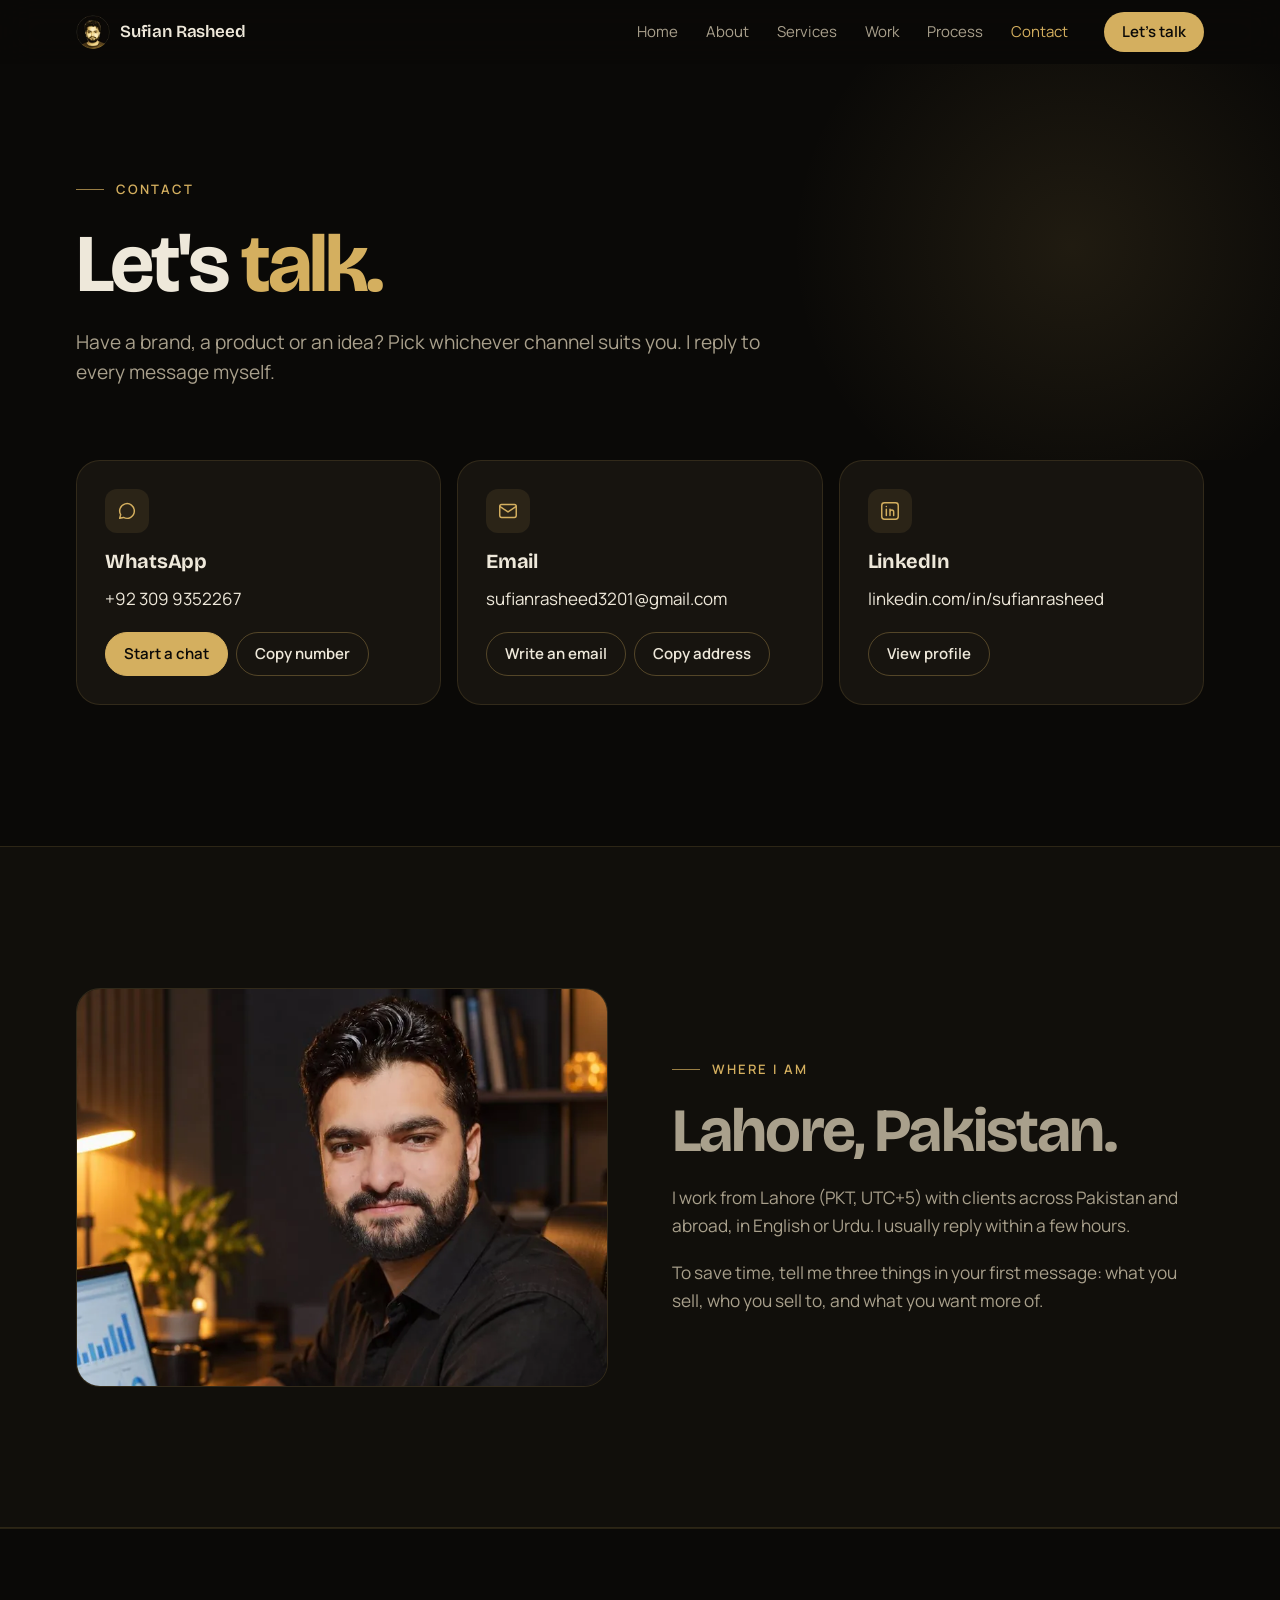
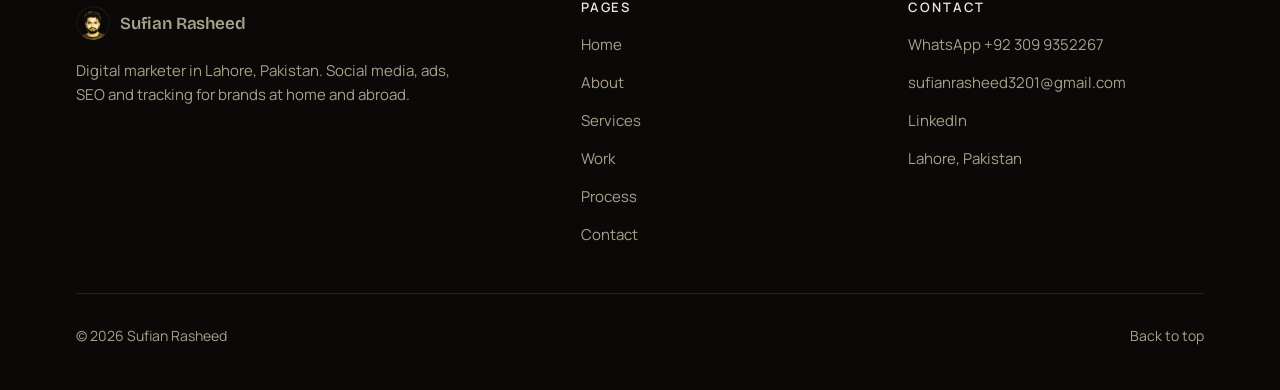
<file: contact.html>
<!doctype html>
<html lang="en">
<head>
<meta charset="utf-8">
<meta name="viewport" content="width=device-width, initial-scale=1, viewport-fit=cover">
<title>Contact Sufian Rasheed | Digital Marketer in Lahore</title>
<meta name="description" content="Contact Sufian Rasheed, digital marketer in Lahore, Pakistan, on WhatsApp, email or LinkedIn to talk about growing your brand with social media and ads.">
<meta name="theme-color" content="#0a0907">
<meta name="author" content="Sufian Rasheed">
<link rel="canonical" href="https://sufianrasheed.com/contact.html">
<meta property="og:type" content="website">
<meta property="og:site_name" content="Sufian Rasheed">
<meta property="og:locale" content="en_PK">
<meta property="og:title" content="Contact Sufian Rasheed | Digital Marketer in Lahore">
<meta property="og:description" content="Contact Sufian Rasheed, digital marketer in Lahore, Pakistan, on WhatsApp, email or LinkedIn to talk about growing your brand with social media and ads.">
<meta property="og:url" content="https://sufianrasheed.com/contact.html">
<meta property="og:image" content="https://sufianrasheed.com/assets/img/og.jpg">
<meta property="og:image:width" content="1200"><meta property="og:image:height" content="630">
<meta property="og:image:alt" content="Sufian Rasheed, digital marketer in Lahore, Pakistan">
<meta name="twitter:card" content="summary_large_image">
<meta name="twitter:title" content="Contact Sufian Rasheed | Digital Marketer in Lahore">
<meta name="twitter:description" content="Contact Sufian Rasheed, digital marketer in Lahore, Pakistan, on WhatsApp, email or LinkedIn to talk about growing your brand with social media and ads.">
<meta name="twitter:image" content="https://sufianrasheed.com/assets/img/og.jpg">
<link rel="icon" href="favicon.ico" sizes="any">
<link rel="icon" type="image/png" sizes="32x32" href="assets/img/favicon-32.png">
<link rel="icon" type="image/png" sizes="192x192" href="assets/img/favicon-192.png">
<link rel="apple-touch-icon" href="assets/img/apple-touch-icon.png">
<link rel="preconnect" href="https://fonts.googleapis.com">
<link rel="preconnect" href="https://fonts.gstatic.com" crossorigin>
<link href="https://fonts.googleapis.com/css2?family=Bricolage+Grotesque:opsz,wght@12..96,600;12..96,700&family=Manrope:wght@400;600;700&display=swap" rel="stylesheet">
<link rel="stylesheet" href="css/style.css?v=8">
<script>(function(d){try{if(!matchMedia("(prefers-reduced-motion: reduce)").matches){d.classList.add("motion");setTimeout(function(){d.classList.add("ready")},3400)}}catch(e){}})(document.documentElement)</script>
<script type="application/ld+json">{"@context":"https://schema.org","@graph":[{"@type":"ContactPage","@id":"https://sufianrasheed.com/contact.html#page","url":"https://sufianrasheed.com/contact.html","name":"Contact Sufian Rasheed | Digital Marketer in Lahore","description":"Contact Sufian Rasheed, digital marketer in Lahore, Pakistan, on WhatsApp, email or LinkedIn to talk about growing your brand with social media and ads.","isPartOf":{"@id":"https://sufianrasheed.com/#website"},"about":{"@id":"https://sufianrasheed.com/#person"},"inLanguage":"en","breadcrumb":{"@id":"https://sufianrasheed.com/contact.html#breadcrumb"},"mainEntity":{"@id":"https://sufianrasheed.com/#person"}},{"@type":"BreadcrumbList","@id":"https://sufianrasheed.com/contact.html#breadcrumb","itemListElement":[{"@type":"ListItem","position":1,"name":"Home","item":"https://sufianrasheed.com/"},{"@type":"ListItem","position":2,"name":"Contact","item":"https://sufianrasheed.com/contact.html"}]},{"@type":"WebSite","@id":"https://sufianrasheed.com/#website","url":"https://sufianrasheed.com/","name":"Sufian Rasheed","publisher":{"@id":"https://sufianrasheed.com/#person"},"inLanguage":"en"},{"@type":"Person","@id":"https://sufianrasheed.com/#person","name":"Sufian Rasheed","jobTitle":"Digital Marketer","description":"Digital marketer in Lahore, Pakistan, working with brands in Pakistan and abroad since 2022.","image":"https://sufianrasheed.com/assets/img/portrait.jpg","url":"https://sufianrasheed.com/","email":"mailto:sufianrasheed3201@gmail.com","telephone":"+92 309 9352267","address":{"@type":"PostalAddress","addressLocality":"Lahore","addressRegion":"Punjab","addressCountry":"PK"},"homeLocation":{"@type":"City","name":"Lahore"},"knowsAbout":["Digital marketing","Social media management","Meta Ads","Google Ads","Search engine optimization","Content strategy","Lead generation","Conversion tracking","Performance reporting"],"knowsLanguage":["English","Urdu"],"hasCredential":[{"@type":"EducationalOccupationalCredential","name":"Social Media Marketing","credentialCategory":"Professional certification"},{"@type":"EducationalOccupationalCredential","name":"Search Engine Optimization","credentialCategory":"Professional certification"},{"@type":"EducationalOccupationalCredential","name":"MS Office","credentialCategory":"Professional certification"}],"makesOffer":[{"@type":"Offer","itemOffered":{"@type":"Service","name":"Social Media Management","areaServed":["Pakistan","Worldwide"]}},{"@type":"Offer","itemOffered":{"@type":"Service","name":"Meta Ads","areaServed":["Pakistan","Worldwide"]}},{"@type":"Offer","itemOffered":{"@type":"Service","name":"Google Ads","areaServed":["Pakistan","Worldwide"]}},{"@type":"Offer","itemOffered":{"@type":"Service","name":"SEO","areaServed":["Pakistan","Worldwide"]}},{"@type":"Offer","itemOffered":{"@type":"Service","name":"Content Strategy","areaServed":["Pakistan","Worldwide"]}},{"@type":"Offer","itemOffered":{"@type":"Service","name":"Lead Generation & Tracking","areaServed":["Pakistan","Worldwide"]}},{"@type":"Offer","itemOffered":{"@type":"Service","name":"Performance Reports","areaServed":["Pakistan","Worldwide"]}}],"sameAs":["https://www.linkedin.com/in/sufianrasheed"],"contactPoint":[{"@type":"ContactPoint","contactType":"customer service","telephone":"+92-309-9352267","email":"sufianrasheed3201@gmail.com","areaServed":["PK","Worldwide"],"availableLanguage":["English","Urdu"]}]}]}</script>
</head>
<body>
<a class="skip" href="#main">Skip to content</a>
<header class="hdr"><div class="wrap hdr__row">
  <a class="brand" href="index.html" aria-label="Sufian Rasheed, home"><img src="assets/img/logo-96.webp" alt="" width="34" height="34"><b>Sufian Rasheed</b></a>
  <nav class="nav" aria-label="Main"><a href="index.html">Home</a><a href="about.html">About</a><a href="services.html">Services</a><a href="work.html">Work</a><a href="process.html">Process</a><a href="contact.html" aria-current="page">Contact</a></nav>
  <a class="btn btn--gold hdr__cta" href="https://wa.me/923099352267?text=Hi%20Sufian%2C%20I%20saw%20your%20website%20and%20I%27d%20like%20to%20talk%20about%20my%20brand." target="_blank" rel="noopener">Let's talk</a>
  <button class="burger" type="button" aria-label="Open menu" aria-expanded="false" aria-controls="mmenu"><i></i><i></i></button>
</div></header>
<nav class="mmenu" id="mmenu" aria-label="Mobile"><a href="index.html">Home</a><a href="about.html">About</a><a href="services.html">Services</a><a href="work.html">Work</a><a href="process.html">Process</a><a href="contact.html" aria-current="page">Contact</a>
  <a class="btn btn--gold" href="https://wa.me/923099352267?text=Hi%20Sufian%2C%20I%20saw%20your%20website%20and%20I%27d%20like%20to%20talk%20about%20my%20brand." target="_blank" rel="noopener">WhatsApp me <svg viewBox="0 0 24 24" fill="none" stroke="currentColor" stroke-width="2" stroke-linecap="round" stroke-linejoin="round" aria-hidden="true"><path d="M7 17L17 7M8 7h9v9"/></svg></a>
  <p>Lahore, Pakistan · sufianrasheed3201@gmail.com</p>
</nav>
<main id="main">
<section class="phero"><div class="wrap">
  <p class="eyebrow hx" style="--d:0">Contact</p>
  <h1 class="h1 hx" style="--d:1">Let's <span class="gold">talk.</span></h1>
  <p class="lede hx" style="--d:2">Have a brand, a product or an idea? Pick whichever channel suits you. I reply to every message myself.</p>
</div></section>

<section class="sec" style="padding-top:0" aria-labelledby="ch-h"><div class="wrap">
  <h2 class="sr-only" id="ch-h">Ways to reach me</h2>
  <div class="channels">
    <div class="chan rv"><span class="tile__icon"><svg viewBox="0 0 24 24" fill="none" stroke="currentColor" stroke-width="1.6" stroke-linecap="round" stroke-linejoin="round" aria-hidden="true"><path d="M20 12a8 8 0 0 1-11.8 7L4 20l1.1-4A8 8 0 1 1 20 12z"/></svg></span><h3 class="h3">WhatsApp</h3><p class="val">+92 309 9352267</p><div class="chan__row"><a class="mini mini--gold" href="https://wa.me/923099352267?text=Hi%20Sufian%2C%20I%20saw%20your%20website%20and%20I%27d%20like%20to%20talk%20about%20my%20brand." target="_blank" rel="noopener">Start a chat</a><button class="mini" type="button" data-copy="+923099352267">Copy number</button></div></div>
    <div class="chan rv" style="--i:1"><span class="tile__icon"><svg viewBox="0 0 24 24" fill="none" stroke="currentColor" stroke-width="1.6" stroke-linecap="round" stroke-linejoin="round" aria-hidden="true"><rect x="3" y="5" width="18" height="14" rx="2"/><path d="M3 7l9 6 9-6"/></svg></span><h3 class="h3">Email</h3><p class="val">sufianrasheed3201@gmail.com</p><div class="chan__row"><a class="mini" href="mailto:sufianrasheed3201@gmail.com">Write an email</a><button class="mini" type="button" data-copy="sufianrasheed3201@gmail.com">Copy address</button></div></div>
    <div class="chan rv" style="--i:2"><span class="tile__icon"><svg viewBox="0 0 24 24" fill="none" stroke="currentColor" stroke-width="1.6" stroke-linecap="round" stroke-linejoin="round" aria-hidden="true"><rect x="3" y="3" width="18" height="18" rx="3"/><path d="M8 10v7M8 7v.01M12 17v-4a2 2 0 0 1 4 0v4M12 10v7"/></svg></span><h3 class="h3">LinkedIn</h3><p class="val">linkedin.com/in/sufianrasheed</p><div class="chan__row"><a class="mini" href="https://www.linkedin.com/in/sufianrasheed" target="_blank" rel="noopener">View profile</a></div></div>
  </div>
</div></section>

<section class="sec sec--alt" aria-labelledby="where-h"><div class="wrap contact-split">
  <figure class="photo rv-img"><img src="assets/img/desk.webp" alt="Sufian Rasheed at work at his desk" width="768" height="1376" loading="lazy" decoding="async"></figure>
  <div class="prose">
    <p class="eyebrow rv">Where I am</p>
    <h2 class="h2 rv" id="where-h" style="--i:1">Lahore, Pakistan.</h2>
    <p class="rv" style="--i:2">I work from Lahore (PKT, UTC+5) with clients across Pakistan and abroad, in English or Urdu. I usually reply within a few hours.</p>
    <p class="rv" style="--i:3">To save time, tell me three things in your first message: what you sell, who you sell to, and what you want more of.</p>
  </div>
</div></section>
</main>
<footer class="ftr"><div class="wrap">
  <div class="ftr__grid">
    <div class="ftr__brand">
      <a class="brand" href="index.html" aria-label="Sufian Rasheed, home"><img src="assets/img/logo-96.webp" alt="" width="34" height="34" loading="lazy"><b>Sufian Rasheed</b></a>
      <p>Digital marketer in Lahore, Pakistan. Social media, ads, SEO and tracking for brands at home and abroad.</p>
    </div>
    <div><h2>Pages</h2><ul><li><a href="index.html">Home</a></li><li><a href="about.html">About</a></li><li><a href="services.html">Services</a></li><li><a href="work.html">Work</a></li><li><a href="process.html">Process</a></li><li><a href="contact.html">Contact</a></li></ul></div>
    <div><h2>Contact</h2><ul>
      <li><a href="https://wa.me/923099352267?text=Hi%20Sufian%2C%20I%20saw%20your%20website%20and%20I%27d%20like%20to%20talk%20about%20my%20brand." target="_blank" rel="noopener">WhatsApp +92 309 9352267</a></li>
      <li><a href="mailto:sufianrasheed3201@gmail.com">sufianrasheed3201@gmail.com</a></li>
      <li><a href="https://www.linkedin.com/in/sufianrasheed" target="_blank" rel="noopener">LinkedIn</a></li>
      <li><span class="ftr__loc">Lahore, Pakistan</span></li>
    </ul></div>
  </div>
  <div class="ftr__legal"><span>© <span data-year>2026</span> Sufian Rasheed</span><a href="#main">Back to top</a></div>
</div></footer>
<div class="toast" role="status" aria-live="polite"></div>
<script src="js/main.js?v=8" defer></script>
</body>
</html>
</file>
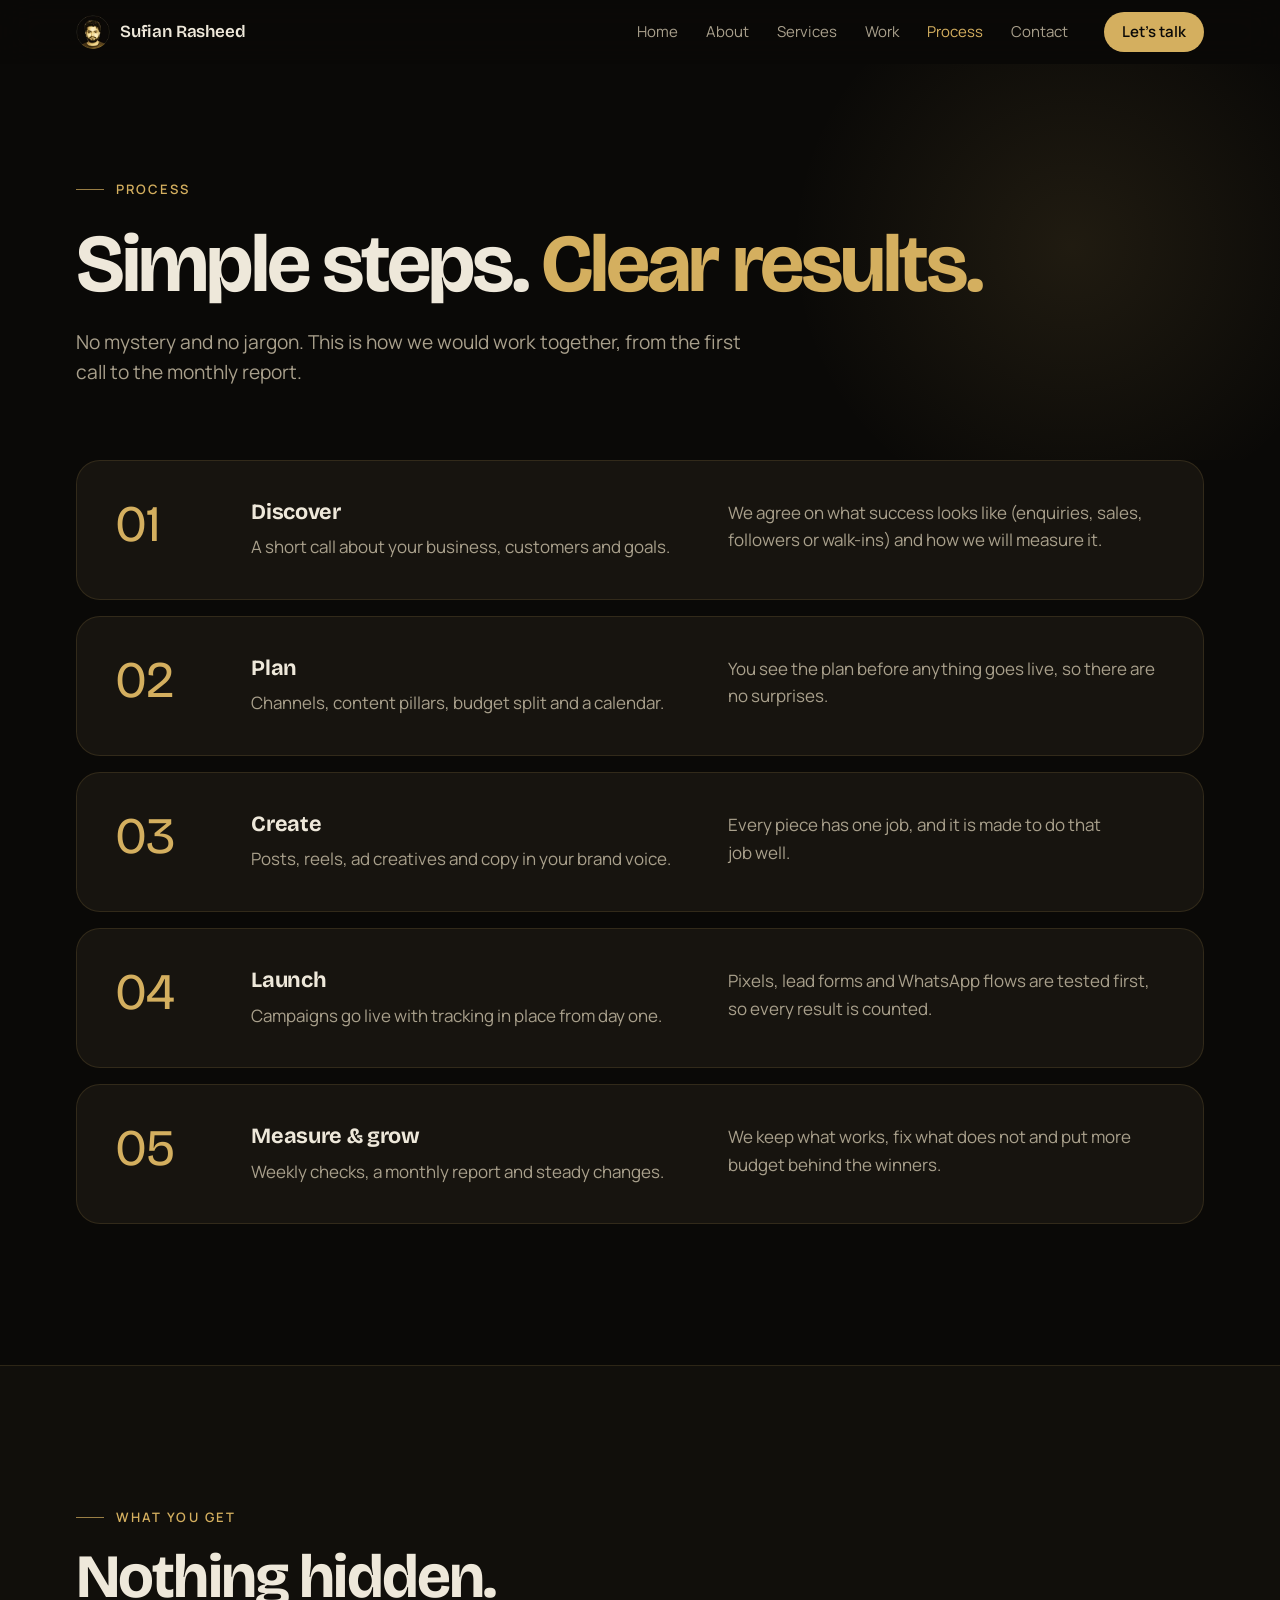
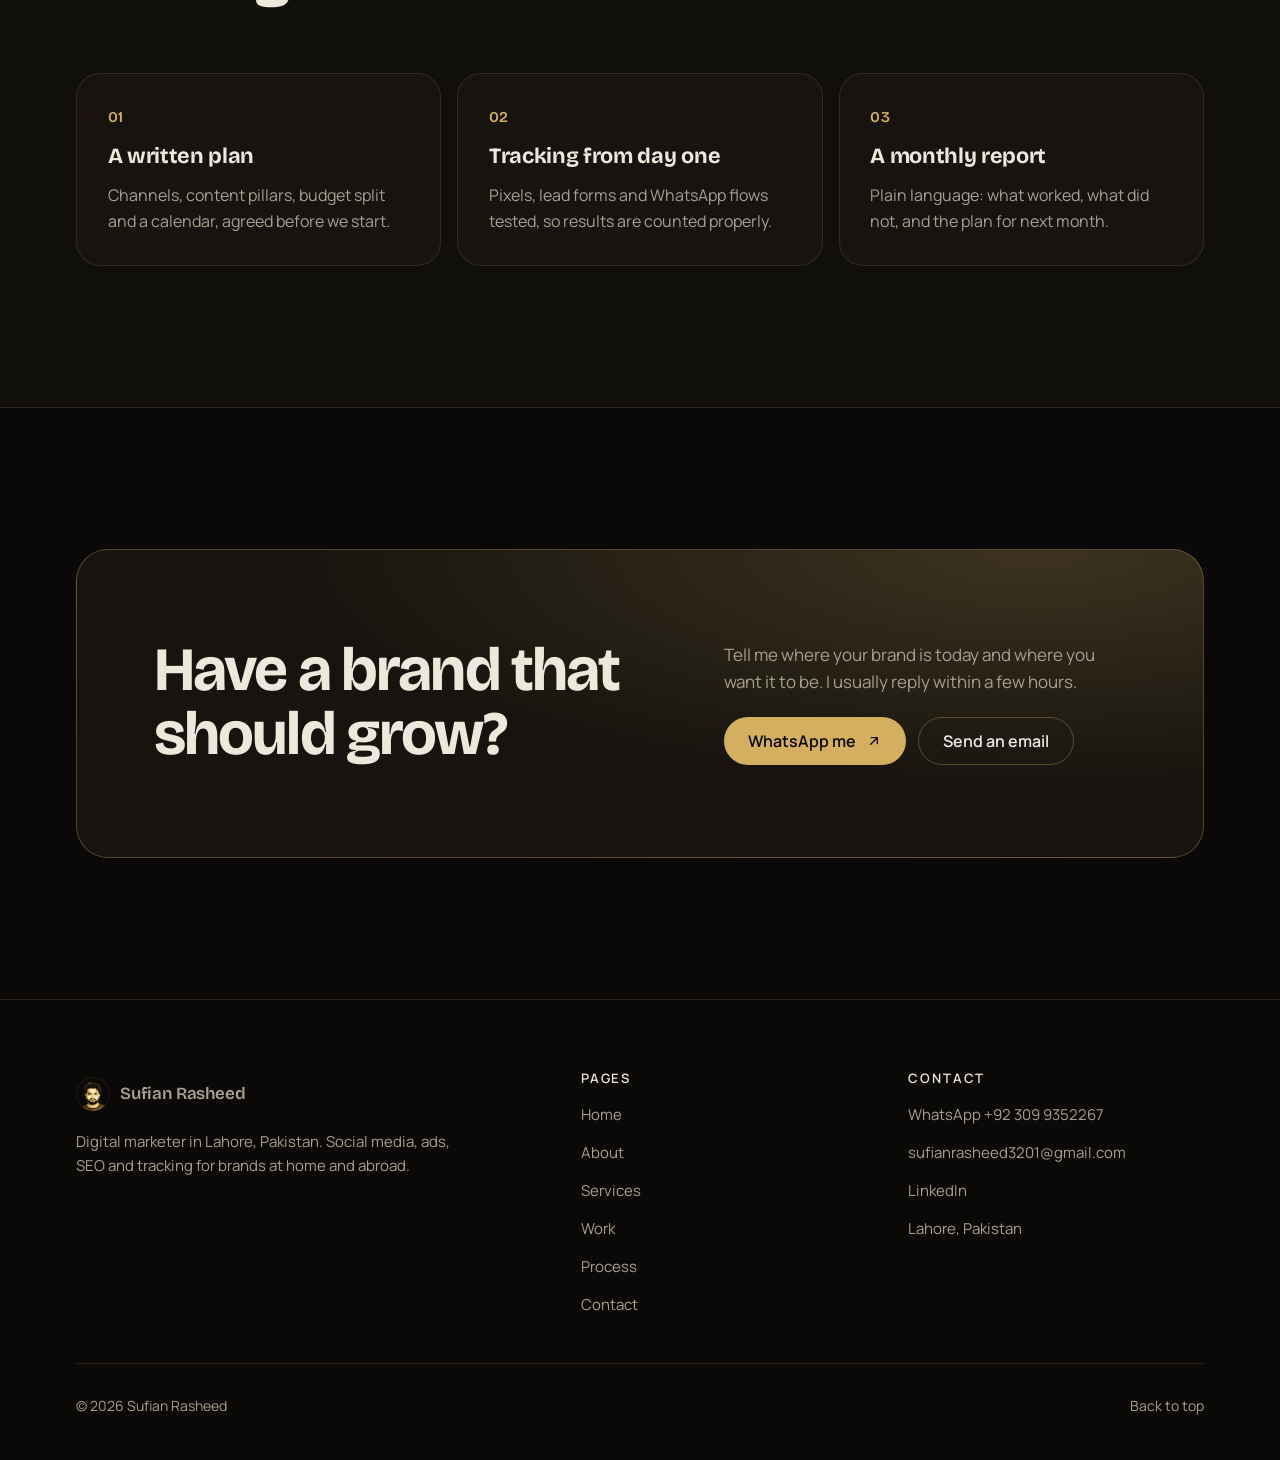
<file: process.html>
<!doctype html>
<html lang="en">
<head>
<meta charset="utf-8">
<meta name="viewport" content="width=device-width, initial-scale=1, viewport-fit=cover">
<title>How I Work: Digital Marketing Process | Sufian Rasheed</title>
<meta name="description" content="How Sufian Rasheed, a digital marketer in Lahore, works with you: discover, plan, create, launch, then measure and grow, with tracking and monthly reports.">
<meta name="theme-color" content="#0a0907">
<meta name="author" content="Sufian Rasheed">
<link rel="canonical" href="https://sufianrasheed.com/process.html">
<meta property="og:type" content="website">
<meta property="og:site_name" content="Sufian Rasheed">
<meta property="og:locale" content="en_PK">
<meta property="og:title" content="How I Work: Digital Marketing Process | Sufian Rasheed">
<meta property="og:description" content="How Sufian Rasheed, a digital marketer in Lahore, works with you: discover, plan, create, launch, then measure and grow, with tracking and monthly reports.">
<meta property="og:url" content="https://sufianrasheed.com/process.html">
<meta property="og:image" content="https://sufianrasheed.com/assets/img/og.jpg">
<meta property="og:image:width" content="1200"><meta property="og:image:height" content="630">
<meta property="og:image:alt" content="Sufian Rasheed, digital marketer in Lahore, Pakistan">
<meta name="twitter:card" content="summary_large_image">
<meta name="twitter:title" content="How I Work: Digital Marketing Process | Sufian Rasheed">
<meta name="twitter:description" content="How Sufian Rasheed, a digital marketer in Lahore, works with you: discover, plan, create, launch, then measure and grow, with tracking and monthly reports.">
<meta name="twitter:image" content="https://sufianrasheed.com/assets/img/og.jpg">
<link rel="icon" href="favicon.ico" sizes="any">
<link rel="icon" type="image/png" sizes="32x32" href="assets/img/favicon-32.png">
<link rel="icon" type="image/png" sizes="192x192" href="assets/img/favicon-192.png">
<link rel="apple-touch-icon" href="assets/img/apple-touch-icon.png">
<link rel="preconnect" href="https://fonts.googleapis.com">
<link rel="preconnect" href="https://fonts.gstatic.com" crossorigin>
<link href="https://fonts.googleapis.com/css2?family=Bricolage+Grotesque:opsz,wght@12..96,600;12..96,700&family=Manrope:wght@400;600;700&display=swap" rel="stylesheet">
<link rel="stylesheet" href="css/style.css?v=8">
<script>(function(d){try{if(!matchMedia("(prefers-reduced-motion: reduce)").matches){d.classList.add("motion");setTimeout(function(){d.classList.add("ready")},3400)}}catch(e){}})(document.documentElement)</script>
<script type="application/ld+json">{"@context":"https://schema.org","@graph":[{"@type":"WebPage","@id":"https://sufianrasheed.com/process.html#page","url":"https://sufianrasheed.com/process.html","name":"How I Work: Digital Marketing Process | Sufian Rasheed","description":"How Sufian Rasheed, a digital marketer in Lahore, works with you: discover, plan, create, launch, then measure and grow, with tracking and monthly reports.","isPartOf":{"@id":"https://sufianrasheed.com/#website"},"about":{"@id":"https://sufianrasheed.com/#person"},"inLanguage":"en","breadcrumb":{"@id":"https://sufianrasheed.com/process.html#breadcrumb"},"mainEntity":{"@type":"HowTo","name":"How Sufian Rasheed runs a digital marketing project","step":[{"@type":"HowToStep","position":1,"name":"Discover","text":"A short call about your business, customers and goals. We agree on what success looks like (enquiries, sales, followers or walk-ins) and how we will measure it."},{"@type":"HowToStep","position":2,"name":"Plan","text":"Channels, content pillars, budget split and a calendar. You see the plan before anything goes live, so there are no surprises."},{"@type":"HowToStep","position":3,"name":"Create","text":"Posts, reels, ad creatives and copy in your brand voice. Every piece has one job, and it is made to do that job well."},{"@type":"HowToStep","position":4,"name":"Launch","text":"Campaigns go live with tracking in place from day one. Pixels, lead forms and WhatsApp flows are tested first, so every result is counted."},{"@type":"HowToStep","position":5,"name":"Measure & grow","text":"Weekly checks, a monthly report and steady changes. We keep what works, fix what does not and put more budget behind the winners."}]}},{"@type":"BreadcrumbList","@id":"https://sufianrasheed.com/process.html#breadcrumb","itemListElement":[{"@type":"ListItem","position":1,"name":"Home","item":"https://sufianrasheed.com/"},{"@type":"ListItem","position":2,"name":"Process","item":"https://sufianrasheed.com/process.html"}]},{"@type":"WebSite","@id":"https://sufianrasheed.com/#website","url":"https://sufianrasheed.com/","name":"Sufian Rasheed","publisher":{"@id":"https://sufianrasheed.com/#person"},"inLanguage":"en"},{"@type":"Person","@id":"https://sufianrasheed.com/#person","name":"Sufian Rasheed","jobTitle":"Digital Marketer","description":"Digital marketer in Lahore, Pakistan, working with brands in Pakistan and abroad since 2022.","image":"https://sufianrasheed.com/assets/img/portrait.jpg","url":"https://sufianrasheed.com/","email":"mailto:sufianrasheed3201@gmail.com","telephone":"+92 309 9352267","address":{"@type":"PostalAddress","addressLocality":"Lahore","addressRegion":"Punjab","addressCountry":"PK"},"homeLocation":{"@type":"City","name":"Lahore"},"knowsAbout":["Digital marketing","Social media management","Meta Ads","Google Ads","Search engine optimization","Content strategy","Lead generation","Conversion tracking","Performance reporting"],"knowsLanguage":["English","Urdu"],"hasCredential":[{"@type":"EducationalOccupationalCredential","name":"Social Media Marketing","credentialCategory":"Professional certification"},{"@type":"EducationalOccupationalCredential","name":"Search Engine Optimization","credentialCategory":"Professional certification"},{"@type":"EducationalOccupationalCredential","name":"MS Office","credentialCategory":"Professional certification"}],"makesOffer":[{"@type":"Offer","itemOffered":{"@type":"Service","name":"Social Media Management","areaServed":["Pakistan","Worldwide"]}},{"@type":"Offer","itemOffered":{"@type":"Service","name":"Meta Ads","areaServed":["Pakistan","Worldwide"]}},{"@type":"Offer","itemOffered":{"@type":"Service","name":"Google Ads","areaServed":["Pakistan","Worldwide"]}},{"@type":"Offer","itemOffered":{"@type":"Service","name":"SEO","areaServed":["Pakistan","Worldwide"]}},{"@type":"Offer","itemOffered":{"@type":"Service","name":"Content Strategy","areaServed":["Pakistan","Worldwide"]}},{"@type":"Offer","itemOffered":{"@type":"Service","name":"Lead Generation & Tracking","areaServed":["Pakistan","Worldwide"]}},{"@type":"Offer","itemOffered":{"@type":"Service","name":"Performance Reports","areaServed":["Pakistan","Worldwide"]}}],"sameAs":["https://www.linkedin.com/in/sufianrasheed"]}]}</script>
</head>
<body>
<a class="skip" href="#main">Skip to content</a>
<header class="hdr"><div class="wrap hdr__row">
  <a class="brand" href="index.html" aria-label="Sufian Rasheed, home"><img src="assets/img/logo-96.webp" alt="" width="34" height="34"><b>Sufian Rasheed</b></a>
  <nav class="nav" aria-label="Main"><a href="index.html">Home</a><a href="about.html">About</a><a href="services.html">Services</a><a href="work.html">Work</a><a href="process.html" aria-current="page">Process</a><a href="contact.html">Contact</a></nav>
  <a class="btn btn--gold hdr__cta" href="https://wa.me/923099352267?text=Hi%20Sufian%2C%20I%20saw%20your%20website%20and%20I%27d%20like%20to%20talk%20about%20my%20brand." target="_blank" rel="noopener">Let's talk</a>
  <button class="burger" type="button" aria-label="Open menu" aria-expanded="false" aria-controls="mmenu"><i></i><i></i></button>
</div></header>
<nav class="mmenu" id="mmenu" aria-label="Mobile"><a href="index.html">Home</a><a href="about.html">About</a><a href="services.html">Services</a><a href="work.html">Work</a><a href="process.html" aria-current="page">Process</a><a href="contact.html">Contact</a>
  <a class="btn btn--gold" href="https://wa.me/923099352267?text=Hi%20Sufian%2C%20I%20saw%20your%20website%20and%20I%27d%20like%20to%20talk%20about%20my%20brand." target="_blank" rel="noopener">WhatsApp me <svg viewBox="0 0 24 24" fill="none" stroke="currentColor" stroke-width="2" stroke-linecap="round" stroke-linejoin="round" aria-hidden="true"><path d="M7 17L17 7M8 7h9v9"/></svg></a>
  <p>Lahore, Pakistan · sufianrasheed3201@gmail.com</p>
</nav>
<main id="main">
<section class="phero"><div class="wrap">
  <p class="eyebrow hx" style="--d:0">Process</p>
  <h1 class="h1 hx" style="--d:1">Simple steps. <span class="gold">Clear results.</span></h1>
  <p class="lede hx" style="--d:2">No mystery and no jargon. This is how we would work together, from the first call to the monthly report.</p>
</div></section>

<section class="sec" style="padding-top:0" aria-label="Five steps"><div class="wrap">
  <ol class="steps"><li class="step rv"><span class="step__n">01</span><div><h2 class="h3">Discover</h2><p>A short call about your business, customers and goals.</p></div><p>We agree on what success looks like (enquiries, sales, followers or walk-ins) and how we will measure it.</p></li><li class="step rv"><span class="step__n">02</span><div><h2 class="h3">Plan</h2><p>Channels, content pillars, budget split and a calendar.</p></div><p>You see the plan before anything goes live, so there are no surprises.</p></li><li class="step rv"><span class="step__n">03</span><div><h2 class="h3">Create</h2><p>Posts, reels, ad creatives and copy in your brand voice.</p></div><p>Every piece has one job, and it is made to do that job well.</p></li><li class="step rv"><span class="step__n">04</span><div><h2 class="h3">Launch</h2><p>Campaigns go live with tracking in place from day one.</p></div><p>Pixels, lead forms and WhatsApp flows are tested first, so every result is counted.</p></li><li class="step rv"><span class="step__n">05</span><div><h2 class="h3">Measure & grow</h2><p>Weekly checks, a monthly report and steady changes.</p></div><p>We keep what works, fix what does not and put more budget behind the winners.</p></li></ol>
</div></section>

<section class="sec sec--alt" aria-labelledby="get-h"><div class="wrap">
  <div class="sec__head"><p class="eyebrow rv">What you get</p><h2 class="h2 rv" id="get-h" style="--i:1">Nothing hidden.</h2></div>
  <div class="tiles"><div class="tile rv" style="--i:0"><span class="tile__n">01</span><h3 class="h3">A written plan</h3><p>Channels, content pillars, budget split and a calendar, agreed before we start.</p></div><div class="tile rv" style="--i:1"><span class="tile__n">02</span><h3 class="h3">Tracking from day one</h3><p>Pixels, lead forms and WhatsApp flows tested, so results are counted properly.</p></div><div class="tile rv" style="--i:2"><span class="tile__n">03</span><h3 class="h3">A monthly report</h3><p>Plain language: what worked, what did not, and the plan for next month.</p></div></div>
</div></section>

<section class="band" aria-labelledby="band-h"><div class="wrap">
  <div class="band__box rv">
    <h2 class="h2" id="band-h">Have a brand that should grow?</h2>
    <div class="band__side">
      <p>Tell me where your brand is today and where you want it to be. I usually reply within a few hours.</p>
      <div class="btns">
        <a class="btn btn--gold" href="https://wa.me/923099352267?text=Hi%20Sufian%2C%20I%20saw%20your%20website%20and%20I%27d%20like%20to%20talk%20about%20my%20brand." target="_blank" rel="noopener">WhatsApp me <svg viewBox="0 0 24 24" fill="none" stroke="currentColor" stroke-width="2" stroke-linecap="round" stroke-linejoin="round" aria-hidden="true"><path d="M7 17L17 7M8 7h9v9"/></svg></a>
        <a class="btn btn--ghost" href="mailto:sufianrasheed3201@gmail.com">Send an email</a>
      </div>
    </div>
  </div>
</div></section>
</main>
<footer class="ftr"><div class="wrap">
  <div class="ftr__grid">
    <div class="ftr__brand">
      <a class="brand" href="index.html" aria-label="Sufian Rasheed, home"><img src="assets/img/logo-96.webp" alt="" width="34" height="34" loading="lazy"><b>Sufian Rasheed</b></a>
      <p>Digital marketer in Lahore, Pakistan. Social media, ads, SEO and tracking for brands at home and abroad.</p>
    </div>
    <div><h2>Pages</h2><ul><li><a href="index.html">Home</a></li><li><a href="about.html">About</a></li><li><a href="services.html">Services</a></li><li><a href="work.html">Work</a></li><li><a href="process.html">Process</a></li><li><a href="contact.html">Contact</a></li></ul></div>
    <div><h2>Contact</h2><ul>
      <li><a href="https://wa.me/923099352267?text=Hi%20Sufian%2C%20I%20saw%20your%20website%20and%20I%27d%20like%20to%20talk%20about%20my%20brand." target="_blank" rel="noopener">WhatsApp +92 309 9352267</a></li>
      <li><a href="mailto:sufianrasheed3201@gmail.com">sufianrasheed3201@gmail.com</a></li>
      <li><a href="https://www.linkedin.com/in/sufianrasheed" target="_blank" rel="noopener">LinkedIn</a></li>
      <li><span class="ftr__loc">Lahore, Pakistan</span></li>
    </ul></div>
  </div>
  <div class="ftr__legal"><span>© <span data-year>2026</span> Sufian Rasheed</span><a href="#main">Back to top</a></div>
</div></footer>
<div class="toast" role="status" aria-live="polite"></div>
<script src="js/main.js?v=8" defer></script>
</body>
</html>
</file>
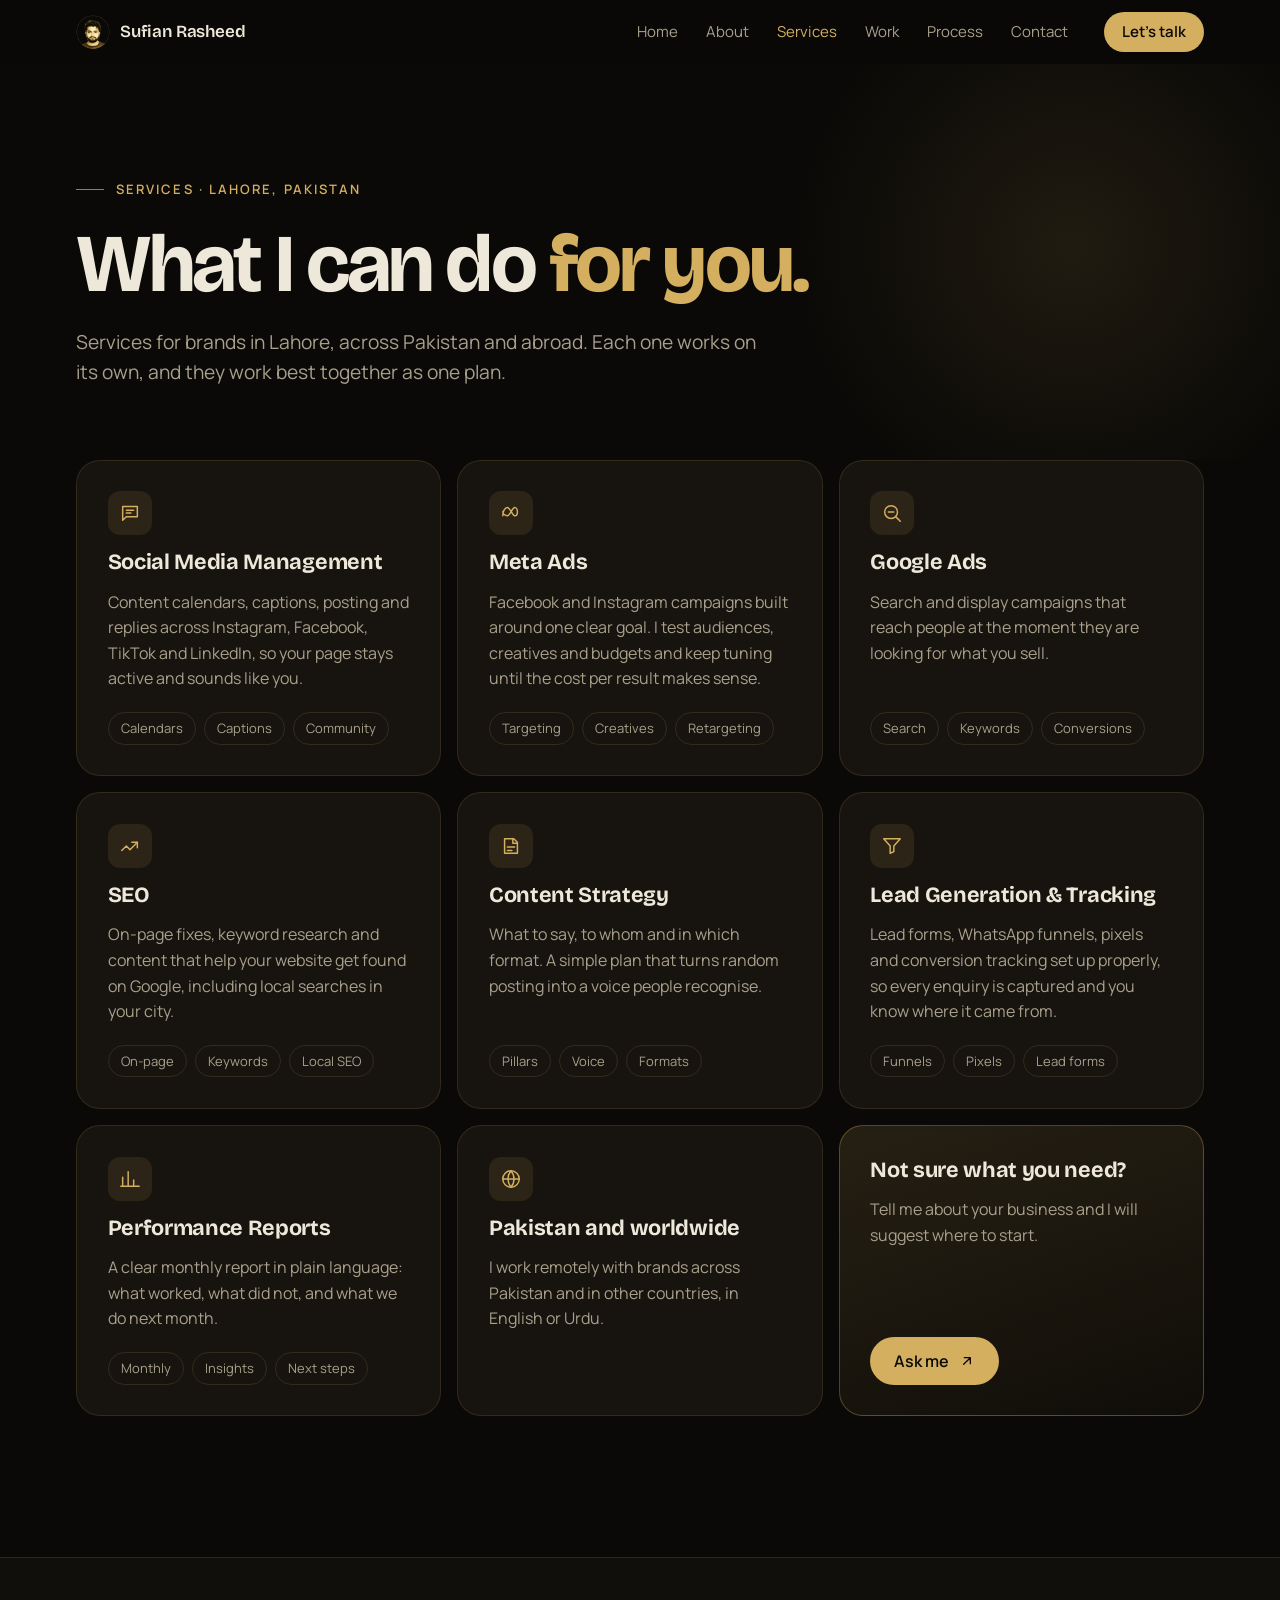
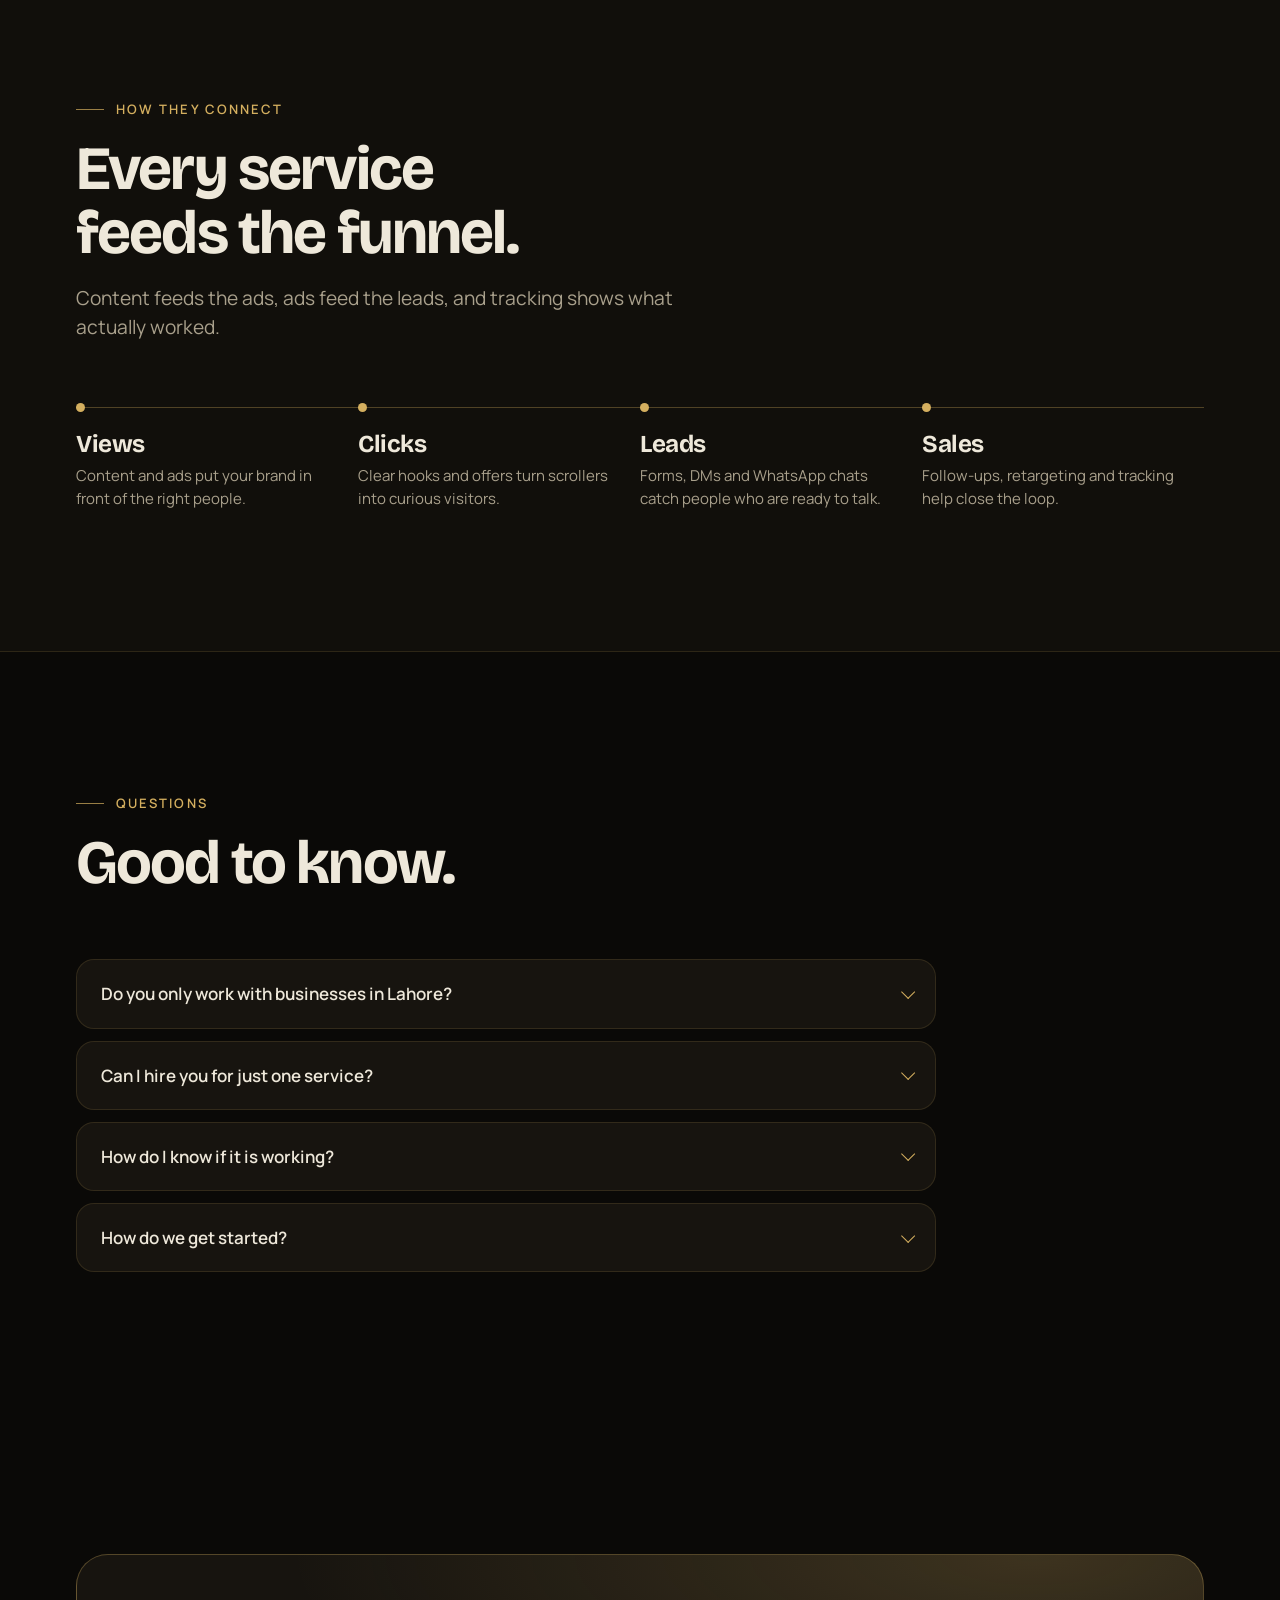
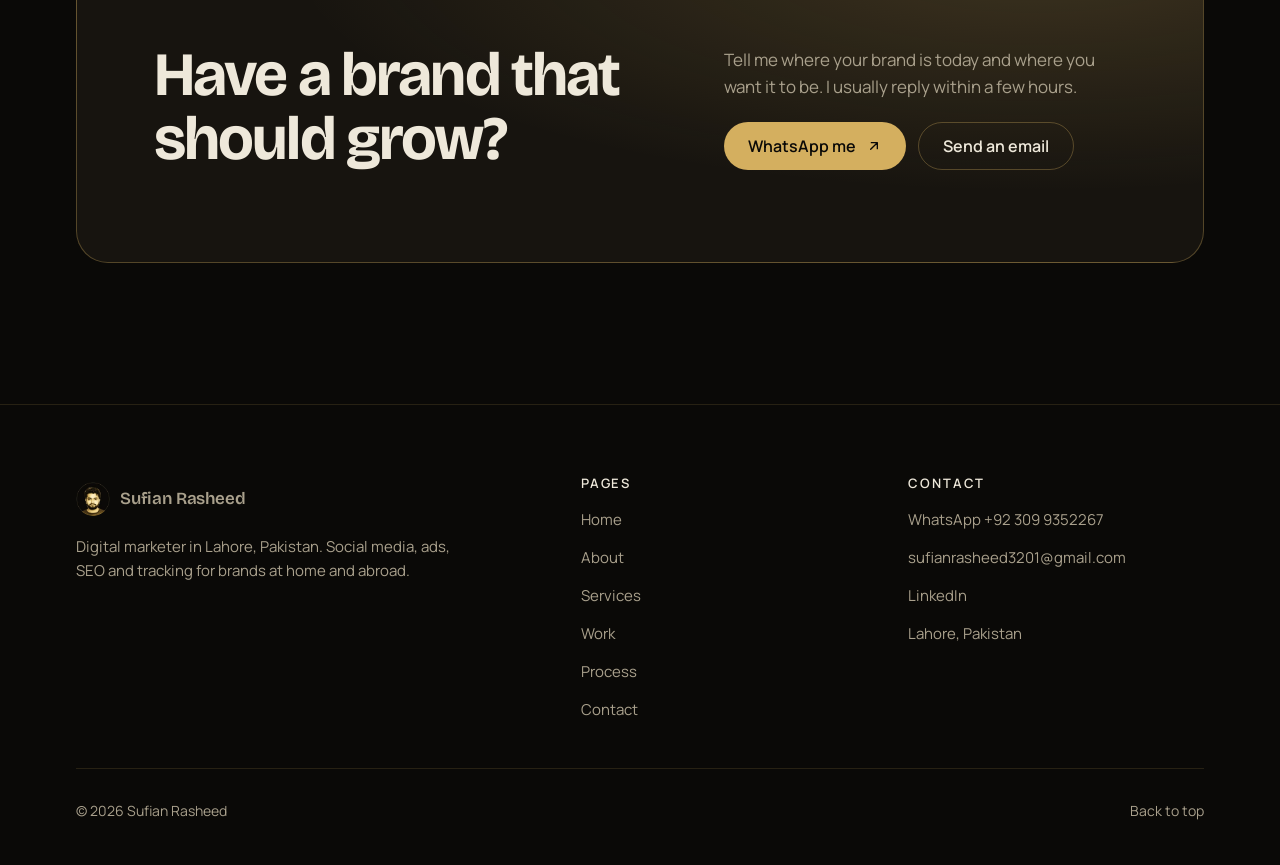
<file: services.html>
<!doctype html>
<html lang="en">
<head>
<meta charset="utf-8">
<meta name="viewport" content="width=device-width, initial-scale=1, viewport-fit=cover">
<title>Digital Marketing Services in Lahore | Sufian Rasheed</title>
<meta name="description" content="Digital marketing services by Sufian Rasheed in Lahore: social media management, Meta and Google Ads, SEO, content strategy, lead tracking and reports.">
<meta name="theme-color" content="#0a0907">
<meta name="author" content="Sufian Rasheed">
<link rel="canonical" href="https://sufianrasheed.com/services.html">
<meta property="og:type" content="website">
<meta property="og:site_name" content="Sufian Rasheed">
<meta property="og:locale" content="en_PK">
<meta property="og:title" content="Digital Marketing Services in Lahore | Sufian Rasheed">
<meta property="og:description" content="Digital marketing services by Sufian Rasheed in Lahore: social media management, Meta and Google Ads, SEO, content strategy, lead tracking and reports.">
<meta property="og:url" content="https://sufianrasheed.com/services.html">
<meta property="og:image" content="https://sufianrasheed.com/assets/img/og.jpg">
<meta property="og:image:width" content="1200"><meta property="og:image:height" content="630">
<meta property="og:image:alt" content="Sufian Rasheed, digital marketer in Lahore, Pakistan">
<meta name="twitter:card" content="summary_large_image">
<meta name="twitter:title" content="Digital Marketing Services in Lahore | Sufian Rasheed">
<meta name="twitter:description" content="Digital marketing services by Sufian Rasheed in Lahore: social media management, Meta and Google Ads, SEO, content strategy, lead tracking and reports.">
<meta name="twitter:image" content="https://sufianrasheed.com/assets/img/og.jpg">
<link rel="icon" href="favicon.ico" sizes="any">
<link rel="icon" type="image/png" sizes="32x32" href="assets/img/favicon-32.png">
<link rel="icon" type="image/png" sizes="192x192" href="assets/img/favicon-192.png">
<link rel="apple-touch-icon" href="assets/img/apple-touch-icon.png">
<link rel="preconnect" href="https://fonts.googleapis.com">
<link rel="preconnect" href="https://fonts.gstatic.com" crossorigin>
<link href="https://fonts.googleapis.com/css2?family=Bricolage+Grotesque:opsz,wght@12..96,600;12..96,700&family=Manrope:wght@400;600;700&display=swap" rel="stylesheet">
<link rel="stylesheet" href="css/style.css?v=8">
<script>(function(d){try{if(!matchMedia("(prefers-reduced-motion: reduce)").matches){d.classList.add("motion");setTimeout(function(){d.classList.add("ready")},3400)}}catch(e){}})(document.documentElement)</script>
<script type="application/ld+json">{"@context":"https://schema.org","@graph":[{"@type":"WebPage","@id":"https://sufianrasheed.com/services.html#page","url":"https://sufianrasheed.com/services.html","name":"Digital Marketing Services in Lahore | Sufian Rasheed","description":"Digital marketing services by Sufian Rasheed in Lahore: social media management, Meta and Google Ads, SEO, content strategy, lead tracking and reports.","isPartOf":{"@id":"https://sufianrasheed.com/#website"},"about":{"@id":"https://sufianrasheed.com/#person"},"inLanguage":"en","breadcrumb":{"@id":"https://sufianrasheed.com/services.html#breadcrumb"}},{"@type":"BreadcrumbList","@id":"https://sufianrasheed.com/services.html#breadcrumb","itemListElement":[{"@type":"ListItem","position":1,"name":"Home","item":"https://sufianrasheed.com/"},{"@type":"ListItem","position":2,"name":"Services","item":"https://sufianrasheed.com/services.html"}]},{"@type":"WebSite","@id":"https://sufianrasheed.com/#website","url":"https://sufianrasheed.com/","name":"Sufian Rasheed","publisher":{"@id":"https://sufianrasheed.com/#person"},"inLanguage":"en"},{"@type":"Person","@id":"https://sufianrasheed.com/#person","name":"Sufian Rasheed","jobTitle":"Digital Marketer","description":"Digital marketer in Lahore, Pakistan, working with brands in Pakistan and abroad since 2022.","image":"https://sufianrasheed.com/assets/img/portrait.jpg","url":"https://sufianrasheed.com/","email":"mailto:sufianrasheed3201@gmail.com","telephone":"+92 309 9352267","address":{"@type":"PostalAddress","addressLocality":"Lahore","addressRegion":"Punjab","addressCountry":"PK"},"homeLocation":{"@type":"City","name":"Lahore"},"knowsAbout":["Digital marketing","Social media management","Meta Ads","Google Ads","Search engine optimization","Content strategy","Lead generation","Conversion tracking","Performance reporting"],"knowsLanguage":["English","Urdu"],"hasCredential":[{"@type":"EducationalOccupationalCredential","name":"Social Media Marketing","credentialCategory":"Professional certification"},{"@type":"EducationalOccupationalCredential","name":"Search Engine Optimization","credentialCategory":"Professional certification"},{"@type":"EducationalOccupationalCredential","name":"MS Office","credentialCategory":"Professional certification"}],"makesOffer":[{"@type":"Offer","itemOffered":{"@type":"Service","name":"Social Media Management","areaServed":["Pakistan","Worldwide"]}},{"@type":"Offer","itemOffered":{"@type":"Service","name":"Meta Ads","areaServed":["Pakistan","Worldwide"]}},{"@type":"Offer","itemOffered":{"@type":"Service","name":"Google Ads","areaServed":["Pakistan","Worldwide"]}},{"@type":"Offer","itemOffered":{"@type":"Service","name":"SEO","areaServed":["Pakistan","Worldwide"]}},{"@type":"Offer","itemOffered":{"@type":"Service","name":"Content Strategy","areaServed":["Pakistan","Worldwide"]}},{"@type":"Offer","itemOffered":{"@type":"Service","name":"Lead Generation & Tracking","areaServed":["Pakistan","Worldwide"]}},{"@type":"Offer","itemOffered":{"@type":"Service","name":"Performance Reports","areaServed":["Pakistan","Worldwide"]}}],"sameAs":["https://www.linkedin.com/in/sufianrasheed"]},{"@type":"FAQPage","@id":"https://sufianrasheed.com/services.html#faq","mainEntity":[{"@type":"Question","name":"Do you only work with businesses in Lahore?","acceptedAnswer":{"@type":"Answer","text":"No. I am based in Lahore, but I work remotely with brands across Pakistan and in other countries, in English or Urdu."}},{"@type":"Question","name":"Can I hire you for just one service?","acceptedAnswer":{"@type":"Answer","text":"Yes. Each service works on its own. Many clients start with one, such as social media or Meta ads, and add more once they see results."}},{"@type":"Question","name":"How do I know if it is working?","acceptedAnswer":{"@type":"Answer","text":"Tracking is set up before anything goes live, and you get a monthly report in plain language: what worked, what did not, and what we do next."}},{"@type":"Question","name":"How do we get started?","acceptedAnswer":{"@type":"Answer","text":"Send me a message on WhatsApp or email. We have a short call about your business and goals, and I suggest where to begin."}}]},{"@type":"Service","name":"Social Media Management","description":"Content calendars, captions, posting and replies across Instagram, Facebook, TikTok and LinkedIn, so your page stays active and sounds like you.","provider":{"@id":"https://sufianrasheed.com/#person"},"areaServed":["Lahore","Pakistan","Worldwide"],"url":"https://sufianrasheed.com/services.html#social"},{"@type":"Service","name":"Meta Ads","description":"Facebook and Instagram campaigns built around one clear goal. I test audiences, creatives and budgets and keep tuning until the cost per result makes sense.","provider":{"@id":"https://sufianrasheed.com/#person"},"areaServed":["Lahore","Pakistan","Worldwide"],"url":"https://sufianrasheed.com/services.html#meta-ads"},{"@type":"Service","name":"Google Ads","description":"Search and display campaigns that reach people at the moment they are looking for what you sell.","provider":{"@id":"https://sufianrasheed.com/#person"},"areaServed":["Lahore","Pakistan","Worldwide"],"url":"https://sufianrasheed.com/services.html#google-ads"},{"@type":"Service","name":"SEO","description":"On-page fixes, keyword research and content that help your website get found on Google, including local searches in your city.","provider":{"@id":"https://sufianrasheed.com/#person"},"areaServed":["Lahore","Pakistan","Worldwide"],"url":"https://sufianrasheed.com/services.html#seo"},{"@type":"Service","name":"Content Strategy","description":"What to say, to whom and in which format. A simple plan that turns random posting into a voice people recognise.","provider":{"@id":"https://sufianrasheed.com/#person"},"areaServed":["Lahore","Pakistan","Worldwide"],"url":"https://sufianrasheed.com/services.html#content"},{"@type":"Service","name":"Lead Generation & Tracking","description":"Lead forms, WhatsApp funnels, pixels and conversion tracking set up properly, so every enquiry is captured and you know where it came from.","provider":{"@id":"https://sufianrasheed.com/#person"},"areaServed":["Lahore","Pakistan","Worldwide"],"url":"https://sufianrasheed.com/services.html#leads"},{"@type":"Service","name":"Performance Reports","description":"A clear monthly report in plain language: what worked, what did not, and what we do next month.","provider":{"@id":"https://sufianrasheed.com/#person"},"areaServed":["Lahore","Pakistan","Worldwide"],"url":"https://sufianrasheed.com/services.html#reports"}]}</script>
</head>
<body>
<a class="skip" href="#main">Skip to content</a>
<header class="hdr"><div class="wrap hdr__row">
  <a class="brand" href="index.html" aria-label="Sufian Rasheed, home"><img src="assets/img/logo-96.webp" alt="" width="34" height="34"><b>Sufian Rasheed</b></a>
  <nav class="nav" aria-label="Main"><a href="index.html">Home</a><a href="about.html">About</a><a href="services.html" aria-current="page">Services</a><a href="work.html">Work</a><a href="process.html">Process</a><a href="contact.html">Contact</a></nav>
  <a class="btn btn--gold hdr__cta" href="https://wa.me/923099352267?text=Hi%20Sufian%2C%20I%20saw%20your%20website%20and%20I%27d%20like%20to%20talk%20about%20my%20brand." target="_blank" rel="noopener">Let's talk</a>
  <button class="burger" type="button" aria-label="Open menu" aria-expanded="false" aria-controls="mmenu"><i></i><i></i></button>
</div></header>
<nav class="mmenu" id="mmenu" aria-label="Mobile"><a href="index.html">Home</a><a href="about.html">About</a><a href="services.html" aria-current="page">Services</a><a href="work.html">Work</a><a href="process.html">Process</a><a href="contact.html">Contact</a>
  <a class="btn btn--gold" href="https://wa.me/923099352267?text=Hi%20Sufian%2C%20I%20saw%20your%20website%20and%20I%27d%20like%20to%20talk%20about%20my%20brand." target="_blank" rel="noopener">WhatsApp me <svg viewBox="0 0 24 24" fill="none" stroke="currentColor" stroke-width="2" stroke-linecap="round" stroke-linejoin="round" aria-hidden="true"><path d="M7 17L17 7M8 7h9v9"/></svg></a>
  <p>Lahore, Pakistan · sufianrasheed3201@gmail.com</p>
</nav>
<main id="main">
<section class="phero"><div class="wrap">
  <p class="eyebrow hx" style="--d:0">Services · Lahore, Pakistan</p>
  <h1 class="h1 hx" style="--d:1">What I can do <span class="gold">for you.</span></h1>
  <p class="lede hx" style="--d:2">Services for brands in Lahore, across Pakistan and abroad. Each one works on its own, and they work best together as one plan.</p>
</div></section>

<section class="sec" style="padding-top:0" aria-labelledby="svc-h"><div class="wrap">
  <h2 class="sr-only" id="svc-h">Digital marketing services I offer</h2>
  <div class="tiles"><article class="tile rv" id="social" style="--i:0"><span class="tile__icon"><svg viewBox="0 0 24 24" fill="none" stroke="currentColor" stroke-width="1.6" stroke-linecap="round" stroke-linejoin="round" aria-hidden="true"><path d="M4 5h16v11H8l-4 4z"/><path d="M8 9h8M8 12h5"/></svg></span><h3 class="h3">Social Media Management</h3><p>Content calendars, captions, posting and replies across Instagram, Facebook, TikTok and LinkedIn, so your page stays active and sounds like you.</p><ul aria-label="Includes"><li>Calendars</li><li>Captions</li><li>Community</li></ul></article><article class="tile rv" id="meta-ads" style="--i:1"><span class="tile__icon"><svg viewBox="0 0 24 24" fill="none" stroke="currentColor" stroke-width="1.6" stroke-linecap="round" stroke-linejoin="round" aria-hidden="true"><path d="M3 15c0-5 2.5-9 5-9 3 0 5.5 9 8 9 2 0 3-2 3-4.5S17.5 6 16 6c-2.5 0-5 9-8 9-2.5 0-5-2-5-4.5"/></svg></span><h3 class="h3">Meta Ads</h3><p>Facebook and Instagram campaigns built around one clear goal. I test audiences, creatives and budgets and keep tuning until the cost per result makes sense.</p><ul aria-label="Includes"><li>Targeting</li><li>Creatives</li><li>Retargeting</li></ul></article><article class="tile rv" id="google-ads" style="--i:2"><span class="tile__icon"><svg viewBox="0 0 24 24" fill="none" stroke="currentColor" stroke-width="1.6" stroke-linecap="round" stroke-linejoin="round" aria-hidden="true"><circle cx="11" cy="11" r="7"/><path d="M21 21l-4.5-4.5M8 11h6"/></svg></span><h3 class="h3">Google Ads</h3><p>Search and display campaigns that reach people at the moment they are looking for what you sell.</p><ul aria-label="Includes"><li>Search</li><li>Keywords</li><li>Conversions</li></ul></article><article class="tile rv" id="seo" style="--i:0"><span class="tile__icon"><svg viewBox="0 0 24 24" fill="none" stroke="currentColor" stroke-width="1.6" stroke-linecap="round" stroke-linejoin="round" aria-hidden="true"><path d="M3 17l5-5 4 4 8-8"/><path d="M14 8h6v6"/></svg></span><h3 class="h3">SEO</h3><p>On-page fixes, keyword research and content that help your website get found on Google, including local searches in your city.</p><ul aria-label="Includes"><li>On-page</li><li>Keywords</li><li>Local SEO</li></ul></article><article class="tile rv" id="content" style="--i:1"><span class="tile__icon"><svg viewBox="0 0 24 24" fill="none" stroke="currentColor" stroke-width="1.6" stroke-linecap="round" stroke-linejoin="round" aria-hidden="true"><path d="M5 4h10l4 4v12H5z"/><path d="M14 4v5h5M8 13h8M8 17h5"/></svg></span><h3 class="h3">Content Strategy</h3><p>What to say, to whom and in which format. A simple plan that turns random posting into a voice people recognise.</p><ul aria-label="Includes"><li>Pillars</li><li>Voice</li><li>Formats</li></ul></article><article class="tile rv" id="leads" style="--i:2"><span class="tile__icon"><svg viewBox="0 0 24 24" fill="none" stroke="currentColor" stroke-width="1.6" stroke-linecap="round" stroke-linejoin="round" aria-hidden="true"><path d="M3 4h18l-7 8v6l-4 2v-8z"/></svg></span><h3 class="h3">Lead Generation &amp; Tracking</h3><p>Lead forms, WhatsApp funnels, pixels and conversion tracking set up properly, so every enquiry is captured and you know where it came from.</p><ul aria-label="Includes"><li>Funnels</li><li>Pixels</li><li>Lead forms</li></ul></article><article class="tile rv" id="reports" style="--i:0"><span class="tile__icon"><svg viewBox="0 0 24 24" fill="none" stroke="currentColor" stroke-width="1.6" stroke-linecap="round" stroke-linejoin="round" aria-hidden="true"><path d="M4 20V10M10 20V4M16 20v-7M22 20H2"/></svg></span><h3 class="h3">Performance Reports</h3><p>A clear monthly report in plain language: what worked, what did not, and what we do next month.</p><ul aria-label="Includes"><li>Monthly</li><li>Insights</li><li>Next steps</li></ul></article><article class="tile rv" style="--i:1"><span class="tile__icon"><svg viewBox="0 0 24 24" fill="none" stroke="currentColor" stroke-width="1.6" stroke-linecap="round" stroke-linejoin="round" aria-hidden="true"><circle cx="12" cy="12" r="9"/><path d="M3 12h18M12 3a14 14 0 0 1 0 18M12 3a14 14 0 0 0 0 18"/></svg></span><h3 class="h3">Pakistan and worldwide</h3><p>I work remotely with brands across Pakistan and in other countries, in English or Urdu.</p></article><article class="tile tile--cta rv" style="--i:2"><h3 class="h3">Not sure what you need?</h3><p>Tell me about your business and I will suggest where to start.</p><a class="btn btn--gold" href="https://wa.me/923099352267?text=Hi%20Sufian%2C%20I%20saw%20your%20website%20and%20I%27d%20like%20to%20talk%20about%20my%20brand." target="_blank" rel="noopener">Ask me <svg viewBox="0 0 24 24" fill="none" stroke="currentColor" stroke-width="2" stroke-linecap="round" stroke-linejoin="round" aria-hidden="true"><path d="M7 17L17 7M8 7h9v9"/></svg></a></article></div>
</div></section>

<section class="sec sec--alt" aria-labelledby="fn-h"><div class="wrap">
  <div class="sec__head"><p class="eyebrow rv">How they connect</p><h2 class="h2 rv" id="fn-h" style="--i:1">Every service feeds the funnel.</h2><p class="lede rv" style="--i:2">Content feeds the ads, ads feed the leads, and tracking shows what actually worked.</p></div>
  <ol class="flow flow--4"><li class="rv" style="--i:0"><b>Views</b><span>Content and ads put your brand in front of the right people.</span></li><li class="rv" style="--i:1"><b>Clicks</b><span>Clear hooks and offers turn scrollers into curious visitors.</span></li><li class="rv" style="--i:2"><b>Leads</b><span>Forms, DMs and WhatsApp chats catch people who are ready to talk.</span></li><li class="rv" style="--i:3"><b>Sales</b><span>Follow-ups, retargeting and tracking help close the loop.</span></li></ol>
</div></section>

<section class="sec" aria-labelledby="faq-h"><div class="wrap">
  <div class="sec__head"><p class="eyebrow rv">Questions</p><h2 class="h2 rv" id="faq-h" style="--i:1">Good to know.</h2></div>
  <div class="faq"><details class="rv"><summary>Do you only work with businesses in Lahore?</summary><p>No. I am based in Lahore, but I work remotely with brands across Pakistan and in other countries, in English or Urdu.</p></details><details class="rv"><summary>Can I hire you for just one service?</summary><p>Yes. Each service works on its own. Many clients start with one, such as social media or Meta ads, and add more once they see results.</p></details><details class="rv"><summary>How do I know if it is working?</summary><p>Tracking is set up before anything goes live, and you get a monthly report in plain language: what worked, what did not, and what we do next.</p></details><details class="rv"><summary>How do we get started?</summary><p>Send me a message on WhatsApp or email. We have a short call about your business and goals, and I suggest where to begin.</p></details></div>
</div></section>

<section class="band" aria-labelledby="band-h"><div class="wrap">
  <div class="band__box rv">
    <h2 class="h2" id="band-h">Have a brand that should grow?</h2>
    <div class="band__side">
      <p>Tell me where your brand is today and where you want it to be. I usually reply within a few hours.</p>
      <div class="btns">
        <a class="btn btn--gold" href="https://wa.me/923099352267?text=Hi%20Sufian%2C%20I%20saw%20your%20website%20and%20I%27d%20like%20to%20talk%20about%20my%20brand." target="_blank" rel="noopener">WhatsApp me <svg viewBox="0 0 24 24" fill="none" stroke="currentColor" stroke-width="2" stroke-linecap="round" stroke-linejoin="round" aria-hidden="true"><path d="M7 17L17 7M8 7h9v9"/></svg></a>
        <a class="btn btn--ghost" href="mailto:sufianrasheed3201@gmail.com">Send an email</a>
      </div>
    </div>
  </div>
</div></section>
</main>
<footer class="ftr"><div class="wrap">
  <div class="ftr__grid">
    <div class="ftr__brand">
      <a class="brand" href="index.html" aria-label="Sufian Rasheed, home"><img src="assets/img/logo-96.webp" alt="" width="34" height="34" loading="lazy"><b>Sufian Rasheed</b></a>
      <p>Digital marketer in Lahore, Pakistan. Social media, ads, SEO and tracking for brands at home and abroad.</p>
    </div>
    <div><h2>Pages</h2><ul><li><a href="index.html">Home</a></li><li><a href="about.html">About</a></li><li><a href="services.html">Services</a></li><li><a href="work.html">Work</a></li><li><a href="process.html">Process</a></li><li><a href="contact.html">Contact</a></li></ul></div>
    <div><h2>Contact</h2><ul>
      <li><a href="https://wa.me/923099352267?text=Hi%20Sufian%2C%20I%20saw%20your%20website%20and%20I%27d%20like%20to%20talk%20about%20my%20brand." target="_blank" rel="noopener">WhatsApp +92 309 9352267</a></li>
      <li><a href="mailto:sufianrasheed3201@gmail.com">sufianrasheed3201@gmail.com</a></li>
      <li><a href="https://www.linkedin.com/in/sufianrasheed" target="_blank" rel="noopener">LinkedIn</a></li>
      <li><span class="ftr__loc">Lahore, Pakistan</span></li>
    </ul></div>
  </div>
  <div class="ftr__legal"><span>© <span data-year>2026</span> Sufian Rasheed</span><a href="#main">Back to top</a></div>
</div></footer>
<div class="toast" role="status" aria-live="polite"></div>
<script src="js/main.js?v=8" defer></script>
</body>
</html>
</file>
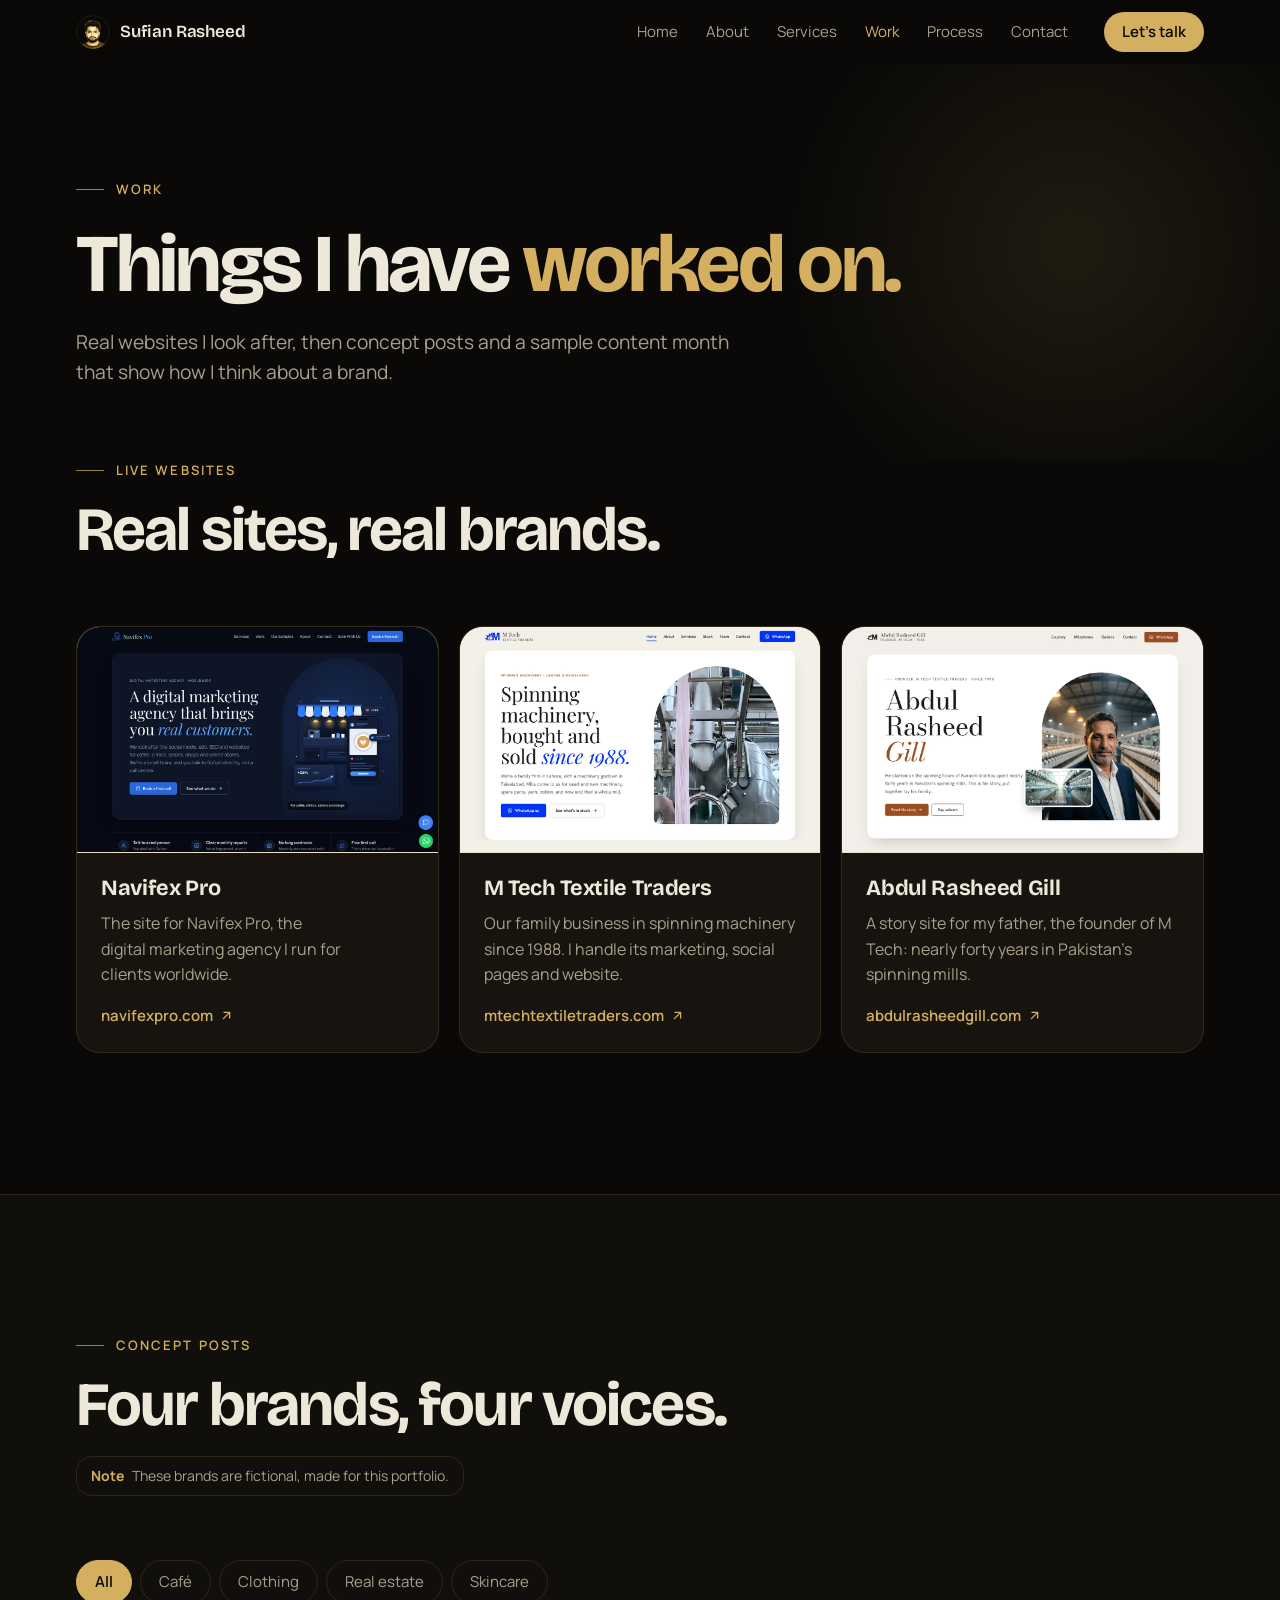
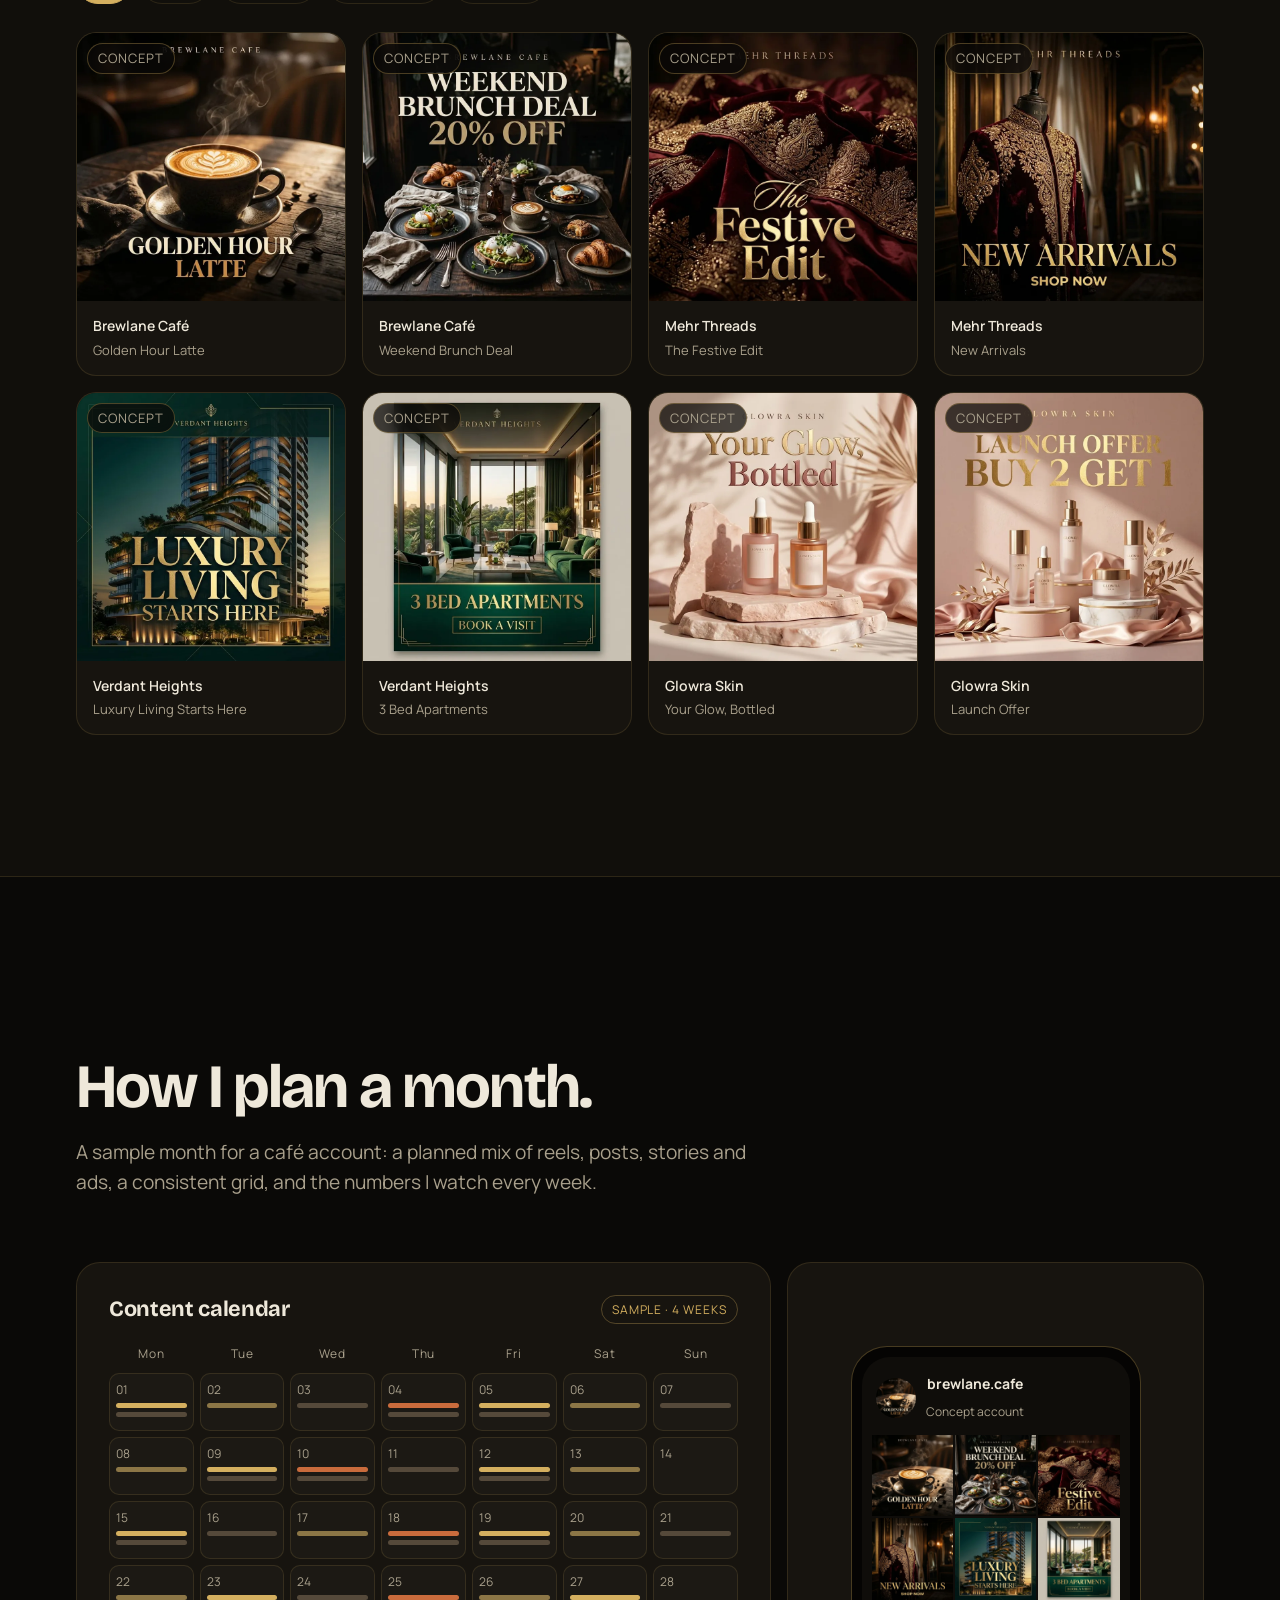
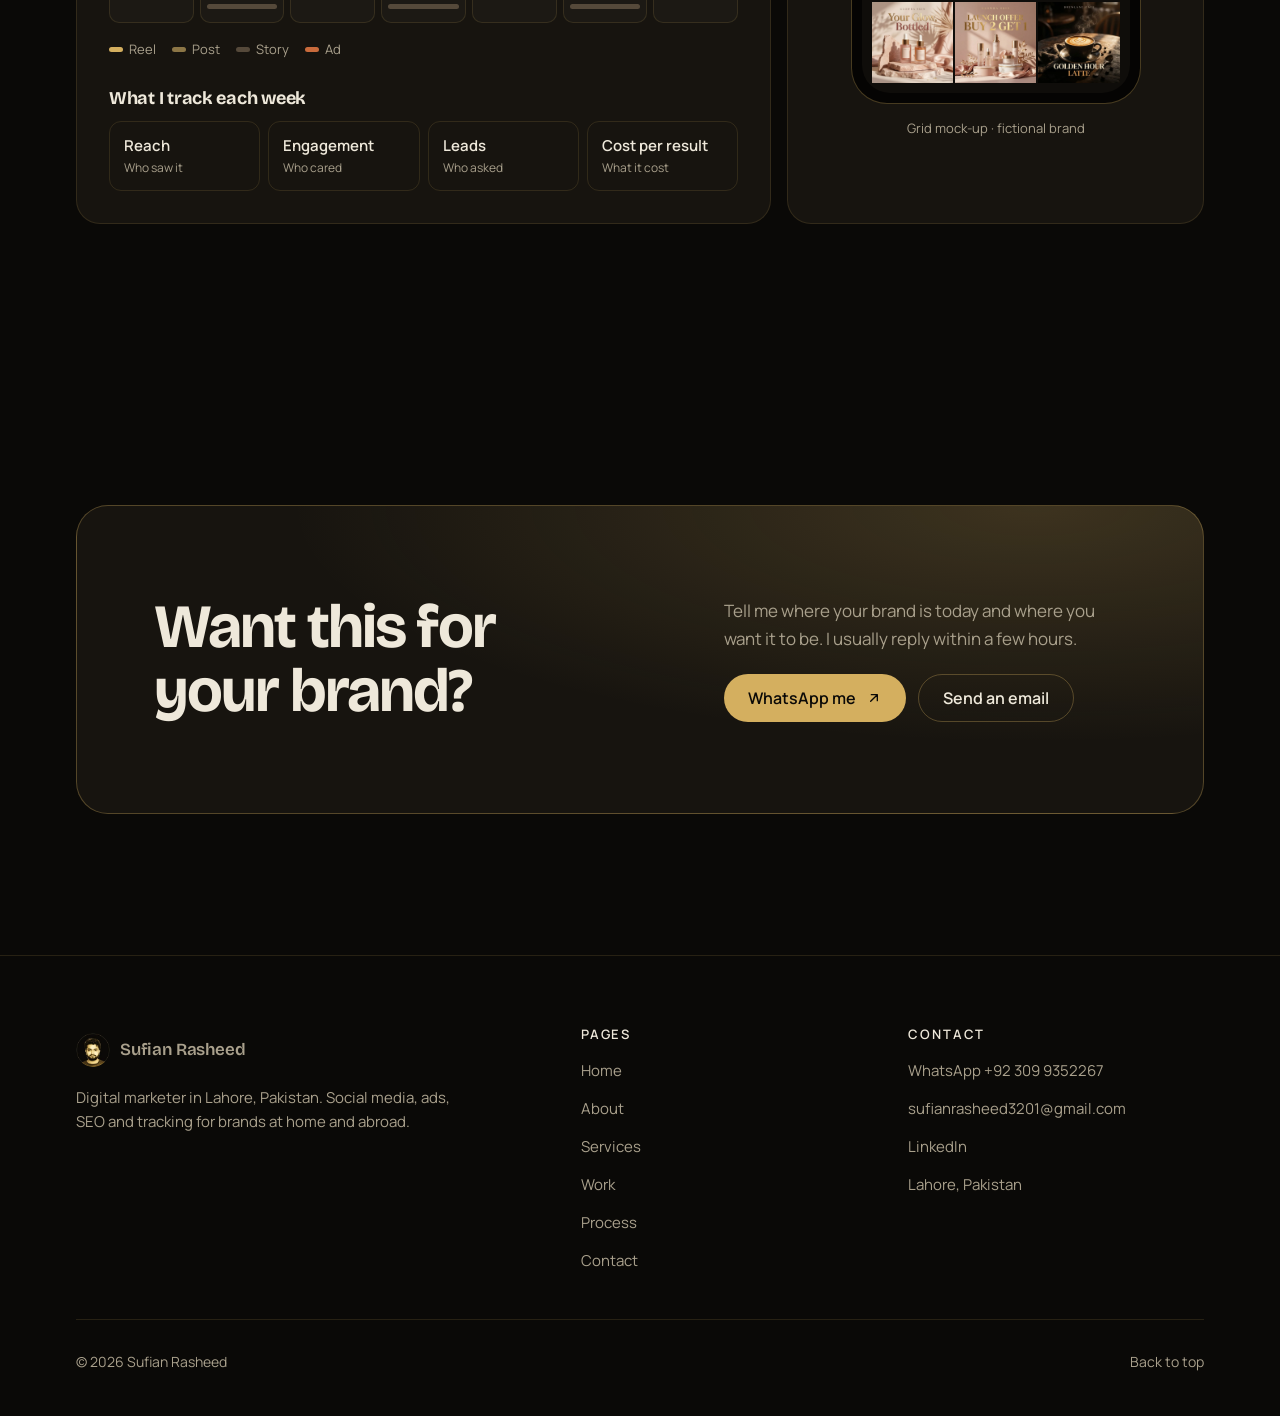
<file: work.html>
<!doctype html>
<html lang="en">
<head>
<meta charset="utf-8">
<meta name="viewport" content="width=device-width, initial-scale=1, viewport-fit=cover">
<title>Work: Websites and Social Media Concepts | Sufian Rasheed</title>
<meta name="description" content="Work by Sufian Rasheed, digital marketer in Lahore: real websites he markets, concept social posts for four brands, and how he plans a month of content.">
<meta name="theme-color" content="#0a0907">
<meta name="author" content="Sufian Rasheed">
<link rel="canonical" href="https://sufianrasheed.com/work.html">
<meta property="og:type" content="website">
<meta property="og:site_name" content="Sufian Rasheed">
<meta property="og:locale" content="en_PK">
<meta property="og:title" content="Work: Websites and Social Media Concepts | Sufian Rasheed">
<meta property="og:description" content="Work by Sufian Rasheed, digital marketer in Lahore: real websites he markets, concept social posts for four brands, and how he plans a month of content.">
<meta property="og:url" content="https://sufianrasheed.com/work.html">
<meta property="og:image" content="https://sufianrasheed.com/assets/img/og.jpg">
<meta property="og:image:width" content="1200"><meta property="og:image:height" content="630">
<meta property="og:image:alt" content="Sufian Rasheed, digital marketer in Lahore, Pakistan">
<meta name="twitter:card" content="summary_large_image">
<meta name="twitter:title" content="Work: Websites and Social Media Concepts | Sufian Rasheed">
<meta name="twitter:description" content="Work by Sufian Rasheed, digital marketer in Lahore: real websites he markets, concept social posts for four brands, and how he plans a month of content.">
<meta name="twitter:image" content="https://sufianrasheed.com/assets/img/og.jpg">
<link rel="icon" href="favicon.ico" sizes="any">
<link rel="icon" type="image/png" sizes="32x32" href="assets/img/favicon-32.png">
<link rel="icon" type="image/png" sizes="192x192" href="assets/img/favicon-192.png">
<link rel="apple-touch-icon" href="assets/img/apple-touch-icon.png">
<link rel="preconnect" href="https://fonts.googleapis.com">
<link rel="preconnect" href="https://fonts.gstatic.com" crossorigin>
<link href="https://fonts.googleapis.com/css2?family=Bricolage+Grotesque:opsz,wght@12..96,600;12..96,700&family=Manrope:wght@400;600;700&display=swap" rel="stylesheet">
<link rel="stylesheet" href="css/style.css?v=8">
<script>(function(d){try{if(!matchMedia("(prefers-reduced-motion: reduce)").matches){d.classList.add("motion");setTimeout(function(){d.classList.add("ready")},3400)}}catch(e){}})(document.documentElement)</script>
<script type="application/ld+json">{"@context":"https://schema.org","@graph":[{"@type":"CollectionPage","@id":"https://sufianrasheed.com/work.html#page","url":"https://sufianrasheed.com/work.html","name":"Work: Websites and Social Media Concepts | Sufian Rasheed","description":"Work by Sufian Rasheed, digital marketer in Lahore: real websites he markets, concept social posts for four brands, and how he plans a month of content.","isPartOf":{"@id":"https://sufianrasheed.com/#website"},"about":{"@id":"https://sufianrasheed.com/#person"},"inLanguage":"en","breadcrumb":{"@id":"https://sufianrasheed.com/work.html#breadcrumb"},"mainEntity":{"@type":"ItemList","itemListElement":[{"@type":"ListItem","position":1,"url":"https://navifexpro.com","name":"Navifex Pro"},{"@type":"ListItem","position":2,"url":"https://mtechtextiletraders.com","name":"M Tech Textile Traders"},{"@type":"ListItem","position":3,"url":"https://abdulrasheedgill.com","name":"Abdul Rasheed Gill"}]}},{"@type":"BreadcrumbList","@id":"https://sufianrasheed.com/work.html#breadcrumb","itemListElement":[{"@type":"ListItem","position":1,"name":"Home","item":"https://sufianrasheed.com/"},{"@type":"ListItem","position":2,"name":"Work","item":"https://sufianrasheed.com/work.html"}]},{"@type":"WebSite","@id":"https://sufianrasheed.com/#website","url":"https://sufianrasheed.com/","name":"Sufian Rasheed","publisher":{"@id":"https://sufianrasheed.com/#person"},"inLanguage":"en"},{"@type":"Person","@id":"https://sufianrasheed.com/#person","name":"Sufian Rasheed","jobTitle":"Digital Marketer","description":"Digital marketer in Lahore, Pakistan, working with brands in Pakistan and abroad since 2022.","image":"https://sufianrasheed.com/assets/img/portrait.jpg","url":"https://sufianrasheed.com/","email":"mailto:sufianrasheed3201@gmail.com","telephone":"+92 309 9352267","address":{"@type":"PostalAddress","addressLocality":"Lahore","addressRegion":"Punjab","addressCountry":"PK"},"homeLocation":{"@type":"City","name":"Lahore"},"knowsAbout":["Digital marketing","Social media management","Meta Ads","Google Ads","Search engine optimization","Content strategy","Lead generation","Conversion tracking","Performance reporting"],"knowsLanguage":["English","Urdu"],"hasCredential":[{"@type":"EducationalOccupationalCredential","name":"Social Media Marketing","credentialCategory":"Professional certification"},{"@type":"EducationalOccupationalCredential","name":"Search Engine Optimization","credentialCategory":"Professional certification"},{"@type":"EducationalOccupationalCredential","name":"MS Office","credentialCategory":"Professional certification"}],"makesOffer":[{"@type":"Offer","itemOffered":{"@type":"Service","name":"Social Media Management","areaServed":["Pakistan","Worldwide"]}},{"@type":"Offer","itemOffered":{"@type":"Service","name":"Meta Ads","areaServed":["Pakistan","Worldwide"]}},{"@type":"Offer","itemOffered":{"@type":"Service","name":"Google Ads","areaServed":["Pakistan","Worldwide"]}},{"@type":"Offer","itemOffered":{"@type":"Service","name":"SEO","areaServed":["Pakistan","Worldwide"]}},{"@type":"Offer","itemOffered":{"@type":"Service","name":"Content Strategy","areaServed":["Pakistan","Worldwide"]}},{"@type":"Offer","itemOffered":{"@type":"Service","name":"Lead Generation & Tracking","areaServed":["Pakistan","Worldwide"]}},{"@type":"Offer","itemOffered":{"@type":"Service","name":"Performance Reports","areaServed":["Pakistan","Worldwide"]}}],"sameAs":["https://www.linkedin.com/in/sufianrasheed"]}]}</script>
</head>
<body>
<a class="skip" href="#main">Skip to content</a>
<header class="hdr"><div class="wrap hdr__row">
  <a class="brand" href="index.html" aria-label="Sufian Rasheed, home"><img src="assets/img/logo-96.webp" alt="" width="34" height="34"><b>Sufian Rasheed</b></a>
  <nav class="nav" aria-label="Main"><a href="index.html">Home</a><a href="about.html">About</a><a href="services.html">Services</a><a href="work.html" aria-current="page">Work</a><a href="process.html">Process</a><a href="contact.html">Contact</a></nav>
  <a class="btn btn--gold hdr__cta" href="https://wa.me/923099352267?text=Hi%20Sufian%2C%20I%20saw%20your%20website%20and%20I%27d%20like%20to%20talk%20about%20my%20brand." target="_blank" rel="noopener">Let's talk</a>
  <button class="burger" type="button" aria-label="Open menu" aria-expanded="false" aria-controls="mmenu"><i></i><i></i></button>
</div></header>
<nav class="mmenu" id="mmenu" aria-label="Mobile"><a href="index.html">Home</a><a href="about.html">About</a><a href="services.html">Services</a><a href="work.html" aria-current="page">Work</a><a href="process.html">Process</a><a href="contact.html">Contact</a>
  <a class="btn btn--gold" href="https://wa.me/923099352267?text=Hi%20Sufian%2C%20I%20saw%20your%20website%20and%20I%27d%20like%20to%20talk%20about%20my%20brand." target="_blank" rel="noopener">WhatsApp me <svg viewBox="0 0 24 24" fill="none" stroke="currentColor" stroke-width="2" stroke-linecap="round" stroke-linejoin="round" aria-hidden="true"><path d="M7 17L17 7M8 7h9v9"/></svg></a>
  <p>Lahore, Pakistan · sufianrasheed3201@gmail.com</p>
</nav>
<main id="main">
<section class="phero"><div class="wrap">
  <p class="eyebrow hx" style="--d:0">Work</p>
  <h1 class="h1 hx" style="--d:1">Things I have <span class="gold">worked on.</span></h1>
  <p class="lede hx" style="--d:2">Real websites I look after, then concept posts and a sample content month that show how I think about a brand.</p>
</div></section>

<section class="sec" style="padding-top:0" aria-labelledby="sites-h"><div class="wrap">
  <div class="sec__head"><p class="eyebrow rv">Live websites</p><h2 class="h2 rv" id="sites-h" style="--i:1">Real sites, real brands.</h2></div>
  <div class="works">
    <a class="work rv" style="--i:0" href="https://navifexpro.com" target="_blank" rel="noopener">
      <div class="work__shot"><img class="rv-img" src="assets/img/work-navifex.webp" alt="Home page of the Navifex Pro website" width="1200" height="750" loading="lazy" decoding="async"></div>
      <div class="work__body"><h3 class="h3">Navifex Pro</h3><p>The site for Navifex Pro, the digital marketing agency I run for clients worldwide.</p><span class="work__url">navifexpro.com <svg viewBox="0 0 24 24" fill="none" stroke="currentColor" stroke-width="2" stroke-linecap="round" stroke-linejoin="round" aria-hidden="true"><path d="M7 17L17 7M8 7h9v9"/></svg></span></div>
    </a>
    <a class="work rv" style="--i:1" href="https://mtechtextiletraders.com" target="_blank" rel="noopener">
      <div class="work__shot"><img class="rv-img" src="assets/img/work-mtech.webp" alt="Home page of the M Tech Textile Traders website" width="1200" height="750" loading="lazy" decoding="async"></div>
      <div class="work__body"><h3 class="h3">M Tech Textile Traders</h3><p>Our family business in spinning machinery since 1988. I handle its marketing, social pages and website.</p><span class="work__url">mtechtextiletraders.com <svg viewBox="0 0 24 24" fill="none" stroke="currentColor" stroke-width="2" stroke-linecap="round" stroke-linejoin="round" aria-hidden="true"><path d="M7 17L17 7M8 7h9v9"/></svg></span></div>
    </a>
    <a class="work rv" style="--i:2" href="https://abdulrasheedgill.com" target="_blank" rel="noopener">
      <div class="work__shot"><img class="rv-img" src="assets/img/work-gill.webp" alt="Home page of the Abdul Rasheed Gill website" width="1200" height="750" loading="lazy" decoding="async"></div>
      <div class="work__body"><h3 class="h3">Abdul Rasheed Gill</h3><p>A story site for my father, the founder of M Tech: nearly forty years in Pakistan's spinning mills.</p><span class="work__url">abdulrasheedgill.com <svg viewBox="0 0 24 24" fill="none" stroke="currentColor" stroke-width="2" stroke-linecap="round" stroke-linejoin="round" aria-hidden="true"><path d="M7 17L17 7M8 7h9v9"/></svg></span></div>
    </a>
  </div>
</div></section>

<section class="sec sec--alt" aria-labelledby="posts-h"><div class="wrap">
  <div class="sec__head"><p class="eyebrow rv">Concept posts</p><h2 class="h2 rv" id="posts-h" style="--i:1">Four brands, four voices.</h2><p class="note rv" style="--i:2"><b>Note</b> These brands are fictional, made for this portfolio.</p></div>
  <div class="filters" role="group" aria-label="Filter posts by brand"><button class="chip is-on" type="button" data-filter="all" aria-pressed="true">All</button><button class="chip" type="button" data-filter="brewlane" aria-pressed="false">Café</button><button class="chip" type="button" data-filter="mehr" aria-pressed="false">Clothing</button><button class="chip" type="button" data-filter="verdant" aria-pressed="false">Real estate</button><button class="chip" type="button" data-filter="glowra" aria-pressed="false">Skincare</button></div>
  <div class="posts"><figure class="post rv" style="--i:0" data-brand="brewlane"><img src="assets/img/post-brewlane-1.webp" alt="Concept Instagram post for Brewlane Café: Golden Hour Latte" width="800" height="800" loading="lazy" decoding="async"><figcaption><div><b>Brewlane Café</b><span>Golden Hour Latte</span></div><span class="tag">Concept</span></figcaption></figure><figure class="post rv" style="--i:1" data-brand="brewlane"><img src="assets/img/post-brewlane-2.webp" alt="Concept Instagram post for Brewlane Café: Weekend Brunch Deal" width="800" height="800" loading="lazy" decoding="async"><figcaption><div><b>Brewlane Café</b><span>Weekend Brunch Deal</span></div><span class="tag">Concept</span></figcaption></figure><figure class="post rv" style="--i:2" data-brand="mehr"><img src="assets/img/post-mehr-1.webp" alt="Concept Instagram post for Mehr Threads: The Festive Edit" width="800" height="800" loading="lazy" decoding="async"><figcaption><div><b>Mehr Threads</b><span>The Festive Edit</span></div><span class="tag">Concept</span></figcaption></figure><figure class="post rv" style="--i:3" data-brand="mehr"><img src="assets/img/post-mehr-2.webp" alt="Concept Instagram post for Mehr Threads: New Arrivals" width="800" height="800" loading="lazy" decoding="async"><figcaption><div><b>Mehr Threads</b><span>New Arrivals</span></div><span class="tag">Concept</span></figcaption></figure><figure class="post rv" style="--i:0" data-brand="verdant"><img src="assets/img/post-verdant-1.webp" alt="Concept Instagram post for Verdant Heights: Luxury Living Starts Here" width="800" height="800" loading="lazy" decoding="async"><figcaption><div><b>Verdant Heights</b><span>Luxury Living Starts Here</span></div><span class="tag">Concept</span></figcaption></figure><figure class="post rv" style="--i:1" data-brand="verdant"><img src="assets/img/post-verdant-2.webp" alt="Concept Instagram post for Verdant Heights: 3 Bed Apartments" width="800" height="800" loading="lazy" decoding="async"><figcaption><div><b>Verdant Heights</b><span>3 Bed Apartments</span></div><span class="tag">Concept</span></figcaption></figure><figure class="post rv" style="--i:2" data-brand="glowra"><img src="assets/img/post-glowra-1.webp" alt="Concept Instagram post for Glowra Skin: Your Glow, Bottled" width="800" height="800" loading="lazy" decoding="async"><figcaption><div><b>Glowra Skin</b><span>Your Glow, Bottled</span></div><span class="tag">Concept</span></figcaption></figure><figure class="post rv" style="--i:3" data-brand="glowra"><img src="assets/img/post-glowra-2.webp" alt="Concept Instagram post for Glowra Skin: Launch Offer" width="800" height="800" loading="lazy" decoding="async"><figcaption><div><b>Glowra Skin</b><span>Launch Offer</span></div><span class="tag">Concept</span></figcaption></figure></div>
</div></section>

<section class="sec" aria-labelledby="smm-h"><div class="wrap">
  <div class="sec__head"><p class="eyebrow rv">Social media management</p><h2 class="h2 rv" id="smm-h" style="--i:1">How I plan a month.</h2><p class="lede rv" style="--i:2">A sample month for a café account: a planned mix of reels, posts, stories and ads, a consistent grid, and the numbers I watch every week.</p></div>
  <div class="smm">
    <div class="panel rv">
      <div class="panel__head"><h3 class="h3">Content calendar</h3><span class="tag">Sample · 4 weeks</span></div>
      <div class="cal" role="img" aria-label="Four-week calendar with reels twice a week, posts, daily stories and one ad push each week"><div class="cal__d" aria-hidden="true">Mon</div><div class="cal__d" aria-hidden="true">Tue</div><div class="cal__d" aria-hidden="true">Wed</div><div class="cal__d" aria-hidden="true">Thu</div><div class="cal__d" aria-hidden="true">Fri</div><div class="cal__d" aria-hidden="true">Sat</div><div class="cal__d" aria-hidden="true">Sun</div><div class="cal__c"><em>01</em><i class="k-reel"></i><i class="k-story"></i></div><div class="cal__c"><em>02</em><i class="k-post"></i></div><div class="cal__c"><em>03</em><i class="k-story"></i></div><div class="cal__c"><em>04</em><i class="k-ad"></i><i class="k-story"></i></div><div class="cal__c"><em>05</em><i class="k-reel"></i><i class="k-story"></i></div><div class="cal__c"><em>06</em><i class="k-post"></i></div><div class="cal__c"><em>07</em><i class="k-story"></i></div><div class="cal__c"><em>08</em><i class="k-post"></i></div><div class="cal__c"><em>09</em><i class="k-reel"></i><i class="k-story"></i></div><div class="cal__c"><em>10</em><i class="k-ad"></i><i class="k-story"></i></div><div class="cal__c"><em>11</em><i class="k-story"></i></div><div class="cal__c"><em>12</em><i class="k-reel"></i><i class="k-story"></i></div><div class="cal__c"><em>13</em><i class="k-post"></i></div><div class="cal__c"><em>14</em></div><div class="cal__c"><em>15</em><i class="k-reel"></i><i class="k-story"></i></div><div class="cal__c"><em>16</em><i class="k-story"></i></div><div class="cal__c"><em>17</em><i class="k-post"></i></div><div class="cal__c"><em>18</em><i class="k-ad"></i><i class="k-story"></i></div><div class="cal__c"><em>19</em><i class="k-reel"></i><i class="k-story"></i></div><div class="cal__c"><em>20</em><i class="k-post"></i></div><div class="cal__c"><em>21</em><i class="k-story"></i></div><div class="cal__c"><em>22</em><i class="k-post"></i></div><div class="cal__c"><em>23</em><i class="k-reel"></i><i class="k-story"></i></div><div class="cal__c"><em>24</em><i class="k-story"></i></div><div class="cal__c"><em>25</em><i class="k-ad"></i><i class="k-story"></i></div><div class="cal__c"><em>26</em><i class="k-post"></i></div><div class="cal__c"><em>27</em><i class="k-reel"></i><i class="k-story"></i></div><div class="cal__c"><em>28</em></div></div>
      <div class="legend" aria-hidden="true"><span><i class="k-reel"></i>Reel</span><span><i class="k-post"></i>Post</span><span><i class="k-story"></i>Story</span><span><i class="k-ad"></i>Ad</span></div>
      <h3 class="h3 track__h">What I track each week</h3>
      <div class="track"><div>Reach<small>Who saw it</small></div><div>Engagement<small>Who cared</small></div><div>Leads<small>Who asked</small></div><div>Cost per result<small>What it cost</small></div></div>
    </div>
    <div class="panel panel--phone rv" style="--i:1">
      <div class="phone"><div class="phone__screen">
        <div class="ig-top"><img src="assets/img/post-brewlane-1.webp" alt="" width="800" height="800" loading="lazy"><div><b>brewlane.cafe</b><small>Concept account</small></div></div>
        <div class="ig-grid"><img src="assets/img/post-brewlane-1.webp" alt="" width="800" height="800" loading="lazy" decoding="async"><img src="assets/img/post-brewlane-2.webp" alt="" width="800" height="800" loading="lazy" decoding="async"><img src="assets/img/post-mehr-1.webp" alt="" width="800" height="800" loading="lazy" decoding="async"><img src="assets/img/post-mehr-2.webp" alt="" width="800" height="800" loading="lazy" decoding="async"><img src="assets/img/post-verdant-1.webp" alt="" width="800" height="800" loading="lazy" decoding="async"><img src="assets/img/post-verdant-2.webp" alt="" width="800" height="800" loading="lazy" decoding="async"><img src="assets/img/post-glowra-1.webp" alt="" width="800" height="800" loading="lazy" decoding="async"><img src="assets/img/post-glowra-2.webp" alt="" width="800" height="800" loading="lazy" decoding="async"><img src="assets/img/post-brewlane-1.webp" alt="" width="800" height="800" loading="lazy" decoding="async"></div>
      </div></div>
      <p>Grid mock-up · fictional brand</p>
    </div>
  </div>
</div></section>

<section class="band" aria-labelledby="band-h"><div class="wrap">
  <div class="band__box rv">
    <h2 class="h2" id="band-h">Want this for your brand?</h2>
    <div class="band__side">
      <p>Tell me where your brand is today and where you want it to be. I usually reply within a few hours.</p>
      <div class="btns">
        <a class="btn btn--gold" href="https://wa.me/923099352267?text=Hi%20Sufian%2C%20I%20saw%20your%20website%20and%20I%27d%20like%20to%20talk%20about%20my%20brand." target="_blank" rel="noopener">WhatsApp me <svg viewBox="0 0 24 24" fill="none" stroke="currentColor" stroke-width="2" stroke-linecap="round" stroke-linejoin="round" aria-hidden="true"><path d="M7 17L17 7M8 7h9v9"/></svg></a>
        <a class="btn btn--ghost" href="mailto:sufianrasheed3201@gmail.com">Send an email</a>
      </div>
    </div>
  </div>
</div></section>
</main>
<footer class="ftr"><div class="wrap">
  <div class="ftr__grid">
    <div class="ftr__brand">
      <a class="brand" href="index.html" aria-label="Sufian Rasheed, home"><img src="assets/img/logo-96.webp" alt="" width="34" height="34" loading="lazy"><b>Sufian Rasheed</b></a>
      <p>Digital marketer in Lahore, Pakistan. Social media, ads, SEO and tracking for brands at home and abroad.</p>
    </div>
    <div><h2>Pages</h2><ul><li><a href="index.html">Home</a></li><li><a href="about.html">About</a></li><li><a href="services.html">Services</a></li><li><a href="work.html">Work</a></li><li><a href="process.html">Process</a></li><li><a href="contact.html">Contact</a></li></ul></div>
    <div><h2>Contact</h2><ul>
      <li><a href="https://wa.me/923099352267?text=Hi%20Sufian%2C%20I%20saw%20your%20website%20and%20I%27d%20like%20to%20talk%20about%20my%20brand." target="_blank" rel="noopener">WhatsApp +92 309 9352267</a></li>
      <li><a href="mailto:sufianrasheed3201@gmail.com">sufianrasheed3201@gmail.com</a></li>
      <li><a href="https://www.linkedin.com/in/sufianrasheed" target="_blank" rel="noopener">LinkedIn</a></li>
      <li><span class="ftr__loc">Lahore, Pakistan</span></li>
    </ul></div>
  </div>
  <div class="ftr__legal"><span>© <span data-year>2026</span> Sufian Rasheed</span><a href="#main">Back to top</a></div>
</div></footer>
<div class="toast" role="status" aria-live="polite"></div>
<script src="js/main.js?v=8" defer></script>
</body>
</html>
</file>
<file: css/style.css>
/* Sufian Rasheed — personal site
   Dark stage, one warm gold accent, big calm type. Native scroll, soft enter-triggered motion. */
@font-face{font-family:"Manrope fb";src:local("Arial"),local("ArialMT"),local("Helvetica"),local("Liberation Sans");size-adjust:102%}
@font-face{font-family:"Bricolage fb";src:local("Arial"),local("ArialMT"),local("Helvetica"),local("Liberation Sans");size-adjust:96%}

:root{
  --bg:#0a0907;
  --bg-2:#110f0b;
  --card:#17140f;
  --card-2:#1e1a13;
  --line:rgba(212,175,95,.14);
  --line-2:rgba(212,175,95,.32);
  --gold:#d4af5f;
  --gold-hi:#e8c97e;
  --text:#eee8da;
  --muted:#a9a08c;
  --display:"Bricolage Grotesque","Bricolage fb",system-ui,sans-serif;
  --body:"Manrope","Manrope fb",system-ui,-apple-system,"Segoe UI",sans-serif;
  --gutter:clamp(16px,4.4vw,56px);
  --max:1240px;
  --r:24px;
  --ease:cubic-bezier(.2,.8,.2,1);
  --sec:clamp(80px,11vw,160px);
  --hdr:64px;
  color-scheme:dark;
}
*,*::before,*::after{box-sizing:border-box}
html{-webkit-text-size-adjust:100%;scroll-padding-top:calc(var(--hdr) + 16px)}
body{margin:0;background:var(--bg);color:var(--text);font-family:var(--body);font-size:17px;line-height:1.6;-webkit-font-smoothing:antialiased;overflow-x:clip}
img,video,svg{display:block;max-width:100%}
img{height:auto}
a{color:inherit;text-decoration:none}
button{font:inherit;color:inherit;background:none;border:0;cursor:pointer;padding:0}
h1,h2,h3{margin:0;font-family:var(--display);font-weight:700;letter-spacing:-.025em;line-height:1.04;text-wrap:balance}
p{margin:0;text-wrap:pretty}
::selection{background:var(--gold);color:#0a0907}
:focus-visible{outline:2px solid var(--gold);outline-offset:3px;border-radius:6px}
.wrap{width:100%;max-width:var(--max);margin-inline:auto;padding-inline:var(--gutter)}
.sr-only{position:absolute!important;width:1px;height:1px;padding:0;margin:-1px;overflow:hidden;clip:rect(0 0 0 0);white-space:nowrap;border:0}
.skip{position:fixed;left:16px;top:-80px;z-index:200;background:var(--gold);color:#0a0907;padding:12px 18px;border-radius:999px;font-weight:700;transition:top .2s var(--ease)}
.skip:focus{top:12px}
.gold{color:var(--gold)}

/* ---------- type ---------- */
.eyebrow{display:inline-flex;align-items:center;gap:12px;font-size:13px;font-weight:600;letter-spacing:.16em;text-transform:uppercase;color:var(--gold)}
.eyebrow::before{content:"";width:28px;height:1px;background:currentColor;opacity:.7}
.h1{font-size:clamp(44px,7.4vw,100px);letter-spacing:-.035em;line-height:.98}
.h2{font-size:clamp(34px,4.8vw,64px);letter-spacing:-.03em}
.h3{font-size:clamp(20px,1.7vw,24px);letter-spacing:-.015em;line-height:1.2}
.lede{font-size:clamp(18px,1.5vw,21px);line-height:1.55;color:var(--muted);max-width:36em}
.lede strong{color:var(--text);font-weight:600}
.muted{color:var(--muted)}

/* ---------- buttons ---------- */
.btn{display:inline-flex;align-items:center;justify-content:center;gap:10px;min-height:48px;padding:0 24px;border-radius:999px;font-weight:600;font-size:16px;line-height:1;white-space:nowrap;transition:background-color .18s var(--ease),color .18s var(--ease),border-color .18s var(--ease),transform .18s var(--ease)}
.btn svg{width:16px;height:16px;flex:none;transition:transform .18s var(--ease)}
.btn--gold{background:var(--gold);color:#0a0907}
.btn--gold:hover{background:var(--gold-hi)}
.btn--ghost{border:1px solid var(--line-2);color:var(--text)}
.btn--ghost:hover{border-color:var(--gold);color:var(--gold-hi)}
.btn:hover svg{transform:translate(2px,-2px)}
.btn:active{transform:scale(.98)}
.btns{display:flex;flex-wrap:wrap;gap:12px}
.link{display:inline-flex;align-items:center;gap:6px;color:var(--gold);font-weight:600;min-height:44px}
.link svg{width:16px;height:16px;transition:transform .18s var(--ease)}
.link:hover svg{transform:translateX(3px)}

/* ---------- header ---------- */
.hdr{position:sticky;top:0;z-index:50;height:var(--hdr);background:rgba(10,9,7,.72);-webkit-backdrop-filter:saturate(160%) blur(18px);backdrop-filter:saturate(160%) blur(18px);border-bottom:1px solid transparent;transition:border-color .2s var(--ease)}
.hdr.is-scrolled{border-bottom-color:var(--line)}
.hdr__row{height:100%;display:flex;align-items:center;gap:24px}
.brand{display:flex;align-items:center;gap:10px;min-height:44px;margin-right:auto}
.brand img{width:34px;height:34px;border-radius:50%}
.brand b{font-family:var(--display);font-size:17px;font-weight:600;letter-spacing:-.01em}
.nav{display:flex;gap:4px}
.nav a{display:inline-flex;align-items:center;min-height:44px;padding:0 12px;font-size:15px;color:var(--muted);border-radius:999px;transition:color .18s var(--ease)}
.nav a:hover,.nav a[aria-current="page"]{color:var(--text)}
.nav a[aria-current="page"]{color:var(--gold)}
.hdr .btn{min-height:40px;padding:0 18px;font-size:15px}
.burger{display:none;width:44px;height:44px;border-radius:50%;position:relative;margin-right:-10px}
.burger i{position:absolute;left:13px;right:13px;height:1.5px;background:var(--text);transition:transform .25s var(--ease)}
.burger i:first-child{top:18px}.burger i:last-child{top:25px}
.menu-open .burger i:first-child{transform:translateY(3.5px) rotate(45deg)}
.menu-open .burger i:last-child{transform:translateY(-3.5px) rotate(-45deg)}
.mmenu{position:fixed;inset:var(--hdr) 0 0;z-index:49;background:var(--bg);padding:24px var(--gutter) 40px;display:flex;flex-direction:column;gap:4px;overflow-y:auto;opacity:0;visibility:hidden;transform:translateY(-8px);transition:opacity .25s var(--ease),transform .25s var(--ease),visibility 0s .25s}
.menu-open .mmenu{opacity:1;visibility:visible;transform:none;transition:opacity .25s var(--ease),transform .25s var(--ease)}
.mmenu a{font-family:var(--display);font-size:clamp(30px,7vw,44px);font-weight:600;letter-spacing:-.02em;padding:8px 0;border-bottom:1px solid var(--line)}
.mmenu a[aria-current="page"]{color:var(--gold)}
.mmenu .btn{margin-top:28px;font-family:var(--body);font-size:16px;border:0;align-self:flex-start;padding:0 24px}
.mmenu p{margin-top:20px;font-size:15px;color:var(--muted)}
.menu-open{overflow:hidden}
@media (max-width:959px){.nav,.hdr__cta{display:none}.burger{display:block}}

/* ---------- sections ---------- */
.sec{padding-block:var(--sec)}
.sec--alt{background:var(--bg-2);border-block:1px solid var(--line)}
.sec__head{display:grid;gap:18px;margin-bottom:clamp(40px,5vw,64px);max-width:760px}
.sec__head--row{max-width:none;grid-template-columns:1fr auto;align-items:end}

/* ---------- hero ---------- */
.hero{padding-block:clamp(40px,7vw,96px) clamp(72px,9vw,128px);position:relative;overflow:hidden}
.hero::before{content:"";position:absolute;width:min(900px,120vw);aspect-ratio:1;right:-20%;top:-30%;background:radial-gradient(closest-side,rgba(212,175,95,.13),transparent 70%);pointer-events:none}
.hero__grid{display:grid;grid-template-columns:minmax(0,1.1fr) minmax(0,.9fr);gap:clamp(32px,6vw,96px);align-items:center;position:relative}
.hero__text{display:grid;gap:28px;justify-items:start}
.hero .h1 .gold{color:var(--gold)}
.portrait{margin:0;position:relative;justify-self:end;width:100%;max-width:460px}
.portrait__frame{border-radius:999px 999px var(--r) var(--r);overflow:hidden;border:1px solid var(--line-2);aspect-ratio:4/5;background:var(--card)}
.portrait__frame img{width:100%;height:100%;object-fit:cover;object-position:50% 18%}
.portrait figcaption{position:absolute;left:16px;right:16px;bottom:16px;display:flex;justify-content:space-between;gap:12px;align-items:center;padding:10px 16px;border-radius:999px;background:rgba(10,9,7,.7);-webkit-backdrop-filter:blur(10px);backdrop-filter:blur(10px);font-size:13px;color:var(--text)}
.portrait figcaption span{display:inline-flex;align-items:center;gap:8px}
.dot{width:8px;height:8px;border-radius:50%;background:#5fc98a;box-shadow:0 0 0 4px rgba(95,201,138,.15)}
@media (min-width:700px) and (max-width:959px){.hero__grid{gap:32px}.hero .h1{font-size:clamp(40px,6.4vw,56px)}}

/* page hero (inner pages) */
.phero{padding-block:clamp(56px,9vw,128px) clamp(40px,6vw,72px);position:relative;overflow:hidden}
.phero::before{content:"";position:absolute;width:min(800px,110vw);aspect-ratio:1;right:-15%;top:-55%;background:radial-gradient(closest-side,rgba(212,175,95,.11),transparent 70%);pointer-events:none}
.phero .wrap{display:grid;gap:24px;justify-items:start;position:relative}
.phero .h1{font-size:clamp(42px,6.4vw,88px)}

/* ---------- service tiles ---------- */
.tiles{display:grid;grid-template-columns:repeat(3,minmax(0,1fr));gap:16px}
.tile{position:relative;display:flex;flex-direction:column;gap:14px;padding:clamp(24px,2.4vw,32px);border-radius:var(--r);background:var(--card);border:1px solid var(--line);transition:transform .2s var(--ease),border-color .2s var(--ease),background-color .2s var(--ease)}
a.tile:hover{transform:translateY(-4px);border-color:var(--line-2);background:var(--card-2)}
.tile__icon{width:44px;height:44px;border-radius:12px;display:grid;place-items:center;background:rgba(212,175,95,.1);color:var(--gold)}
.tile__icon svg{width:22px;height:22px}
.tile p{color:var(--muted);font-size:16px}
.tile .tile__go{margin-top:auto;padding-top:6px;color:var(--gold);font-size:15px;font-weight:600;display:inline-flex;gap:6px;align-items:center}
.tile ul{list-style:none;margin:auto 0 0;padding:6px 0 0;display:flex;flex-wrap:wrap;gap:8px}
.tile li{font-size:13px;padding:5px 12px;border-radius:999px;border:1px solid var(--line);color:var(--muted)}
.tile--cta{background:linear-gradient(160deg,rgba(212,175,95,.14),rgba(212,175,95,.03));border-color:var(--line-2)}
.tile--cta .btn{align-self:flex-start;margin-top:auto}
.tiles--4{grid-template-columns:repeat(4,minmax(0,1fr))}

/* ---------- work cards (real sites) ---------- */
.works{display:grid;grid-template-columns:repeat(3,minmax(0,1fr));gap:20px}
.work{display:flex;flex-direction:column;border-radius:var(--r);overflow:hidden;background:var(--card);border:1px solid var(--line);transition:border-color .2s var(--ease),transform .2s var(--ease)}
.work:hover{border-color:var(--line-2);transform:translateY(-4px)}
.work__shot{aspect-ratio:16/10;overflow:hidden;background:#efe9df;border-bottom:1px solid var(--line)}
.work__shot img{width:100%;height:100%;object-fit:cover;object-position:top;transition:transform .6s var(--ease)}
.work:hover .work__shot img{transform:scale(1.035)}
.work__body{display:flex;flex-direction:column;gap:10px;padding:22px 24px 24px;flex:1}
.work__body p{color:var(--muted);font-size:16px}
.work__url{margin-top:auto;padding-top:6px;color:var(--gold);font-size:15px;font-weight:600;display:inline-flex;align-items:center;gap:6px}
.work__url svg{width:15px;height:15px}

/* ---------- process line ---------- */
.flow{list-style:none;margin:0;padding:0;display:grid;grid-template-columns:repeat(5,minmax(0,1fr));gap:0;counter-reset:f;border-top:1px solid var(--line-2)}
.flow li{counter-increment:f;padding:22px 20px 0 0;position:relative}
.flow li::before{content:"";position:absolute;top:-5px;left:0;width:9px;height:9px;border-radius:50%;background:var(--gold)}
.flow b{display:block;font-family:var(--display);font-size:clamp(20px,1.9vw,26px);letter-spacing:-.02em;line-height:1.2}
.flow span{display:block;margin-top:6px;color:var(--muted);font-size:15px;line-height:1.5}

/* ---------- CTA band ---------- */
.band{padding-block:var(--sec)}
.band__box{position:relative;overflow:hidden;border-radius:calc(var(--r) + 8px);padding:clamp(40px,7vw,96px) clamp(24px,6vw,88px);background:radial-gradient(120% 140% at 85% 0%,rgba(212,175,95,.2),transparent 55%),var(--card);border:1px solid var(--line-2);display:grid;grid-template-columns:minmax(0,1.3fr) minmax(0,1fr);gap:32px 48px;align-items:center}
.band__box .h2{max-width:12em}
.band__side{display:grid;gap:22px;justify-items:start}
.band__side p{color:var(--muted)}

/* ---------- about ---------- */
.about{display:grid;grid-template-columns:minmax(0,.85fr) minmax(0,1.15fr);gap:clamp(32px,6vw,96px);align-items:start}
.photo{margin:0;border-radius:var(--r);overflow:hidden;border:1px solid var(--line);background:var(--card)}
.photo img{width:100%;height:100%;object-fit:cover}
.about .photo{aspect-ratio:4/5;position:sticky;top:calc(var(--hdr) + 24px)}
.about .photo img{object-position:50% 25%}
.prose{display:grid;gap:20px;font-size:clamp(17px,1.35vw,19px);color:var(--muted);max-width:38em}
.prose strong{color:var(--text);font-weight:600}
.prose .big{font-family:var(--display);color:var(--text);font-size:clamp(24px,2.4vw,32px);line-height:1.25;letter-spacing:-.02em}

.facts{display:grid;grid-template-columns:repeat(3,minmax(0,1fr));gap:16px}
.fact{padding:28px;border-radius:var(--r);background:var(--card);border:1px solid var(--line)}
.fact b{display:block;font-family:var(--display);font-size:clamp(44px,5.5vw,72px);letter-spacing:-.04em;line-height:1;color:var(--gold);font-variant-numeric:tabular-nums}
.fact span{display:block;margin-top:10px;color:var(--muted);font-size:15px}

.timeline{list-style:none;margin:0;padding:0;display:grid;gap:0}
.timeline li{display:grid;grid-template-columns:140px minmax(0,1fr);gap:24px;padding:26px 0;border-top:1px solid var(--line)}
.timeline li:last-child{border-bottom:1px solid var(--line)}
.timeline time,.timeline .yr{color:var(--gold);font-weight:600;font-size:15px;padding-top:3px}
.timeline p{color:var(--muted);margin-top:6px;font-size:16px}

.pills{display:flex;flex-wrap:wrap;gap:12px}
.pill{padding:14px 20px;border-radius:16px;background:var(--card);border:1px solid var(--line);font-weight:600}
.pill small{display:block;font-weight:400;color:var(--muted);font-size:14px;margin-top:2px}

/* ---------- process page ---------- */
.steps{list-style:none;margin:0;padding:0;display:grid;gap:16px}
.step{display:grid;grid-template-columns:96px minmax(0,1fr) minmax(0,1fr);gap:24px 40px;padding:clamp(24px,3vw,40px);border-radius:var(--r);background:var(--card);border:1px solid var(--line);align-items:start}
.step__n{font-family:var(--display);font-size:clamp(36px,4vw,52px);line-height:1;color:var(--gold);letter-spacing:-.03em}
.step p{color:var(--muted)}
.step .h3{margin-bottom:8px}

/* ---------- FAQ ---------- */
.faq{display:grid;gap:12px;max-width:860px}
.faq details{border-radius:18px;background:var(--card);border:1px solid var(--line);transition:border-color .2s var(--ease)}
.faq details[open]{border-color:var(--line-2)}
.faq summary{list-style:none;cursor:pointer;display:flex;justify-content:space-between;gap:16px;align-items:center;padding:20px 24px;min-height:56px;font-weight:600;font-size:17px}
.faq summary::-webkit-details-marker{display:none}
.faq summary::after{content:"";width:10px;height:10px;flex:none;border-right:1.5px solid var(--gold);border-bottom:1.5px solid var(--gold);transform:rotate(45deg) translateY(-3px);transition:transform .2s var(--ease)}
.faq details[open] summary::after{transform:rotate(-135deg) translateY(-3px)}
.faq details p{padding:0 24px 22px;color:var(--muted)}

/* ---------- work page ---------- */
.filters{display:flex;flex-wrap:wrap;gap:8px;margin-bottom:28px}
.chip{min-height:44px;padding:0 18px;border-radius:999px;border:1px solid var(--line);color:var(--muted);font-size:15px;transition:all .18s var(--ease)}
.chip:hover{color:var(--text);border-color:var(--line-2)}
.chip.is-on{background:var(--gold);border-color:var(--gold);color:#0a0907;font-weight:600}
.posts{display:grid;grid-template-columns:repeat(4,minmax(0,1fr));gap:16px}
.post{margin:0;border-radius:20px;overflow:hidden;background:var(--card);border:1px solid var(--line)}
.post[hidden]{display:none}
.post img{width:100%;aspect-ratio:1;object-fit:cover;transition:transform .6s var(--ease)}
.post:hover img{transform:scale(1.04)}
.post figcaption{padding:14px 16px;display:flex;justify-content:space-between;gap:10px;align-items:center;font-size:14px}
.post figcaption span{color:var(--muted);display:block;font-size:13px}
.tag{font-size:12px;letter-spacing:.08em;text-transform:uppercase;padding:4px 10px;border-radius:999px;border:1px solid var(--line-2);color:var(--gold);flex:none}
@media (max-width:600px){.posts{grid-template-columns:repeat(2,minmax(0,1fr));gap:12px}}
.note{display:inline-flex;gap:8px;align-items:center;font-size:14px;color:var(--muted);padding:8px 14px;border-radius:16px;border:1px solid var(--line)}
.note b{color:var(--gold)}

.smm{display:grid;grid-template-columns:minmax(0,1.25fr) minmax(0,.75fr);gap:16px}
.panel{padding:clamp(20px,2.6vw,32px);border-radius:var(--r);background:var(--card);border:1px solid var(--line)}
.panel__head{display:flex;justify-content:space-between;align-items:center;gap:12px;margin-bottom:20px;flex-wrap:wrap}
.cal{display:grid;grid-template-columns:repeat(7,minmax(0,1fr));gap:6px}
.cal__d{font-size:12px;letter-spacing:.08em;color:var(--muted);text-align:center;padding-bottom:4px}
.cal__c{min-height:58px;border-radius:10px;background:rgba(255,255,255,.025);border:1px solid var(--line);padding:6px;display:flex;flex-direction:column;gap:4px}
.cal__c em{font-style:normal;font-size:12px;color:var(--muted)}
.cal__c i{height:5px;border-radius:3px;display:block}
.k-reel{background:var(--gold)}.k-post{background:#8c7646}.k-story{background:#55493a}.k-ad{background:#c96b3c}
.legend{display:flex;flex-wrap:wrap;gap:16px;margin-top:16px;font-size:13px;color:var(--muted)}
.legend span{display:inline-flex;align-items:center;gap:6px}
.legend i{width:14px;height:5px;border-radius:3px;display:inline-block}
.track{display:grid;grid-template-columns:repeat(4,minmax(0,1fr));gap:8px;margin-top:20px}
.track div{padding:12px 14px;border-radius:12px;border:1px solid var(--line);font-weight:600;font-size:15px}
.track small{display:block;font-weight:400;color:var(--muted);font-size:12px}
.phone{max-width:290px;margin:0 auto;border-radius:36px;padding:10px;background:#050403;border:1px solid var(--line-2)}
.phone__screen{border-radius:28px;overflow:hidden;background:#0f0d0a;padding:16px 10px 10px}
.ig-top{display:flex;gap:10px;align-items:center;padding:0 4px 12px}
.ig-top img{width:40px;height:40px;border-radius:50%;object-fit:cover}
.ig-top b{font-size:14px;display:block}.ig-top small{font-size:12px;color:var(--muted)}
.ig-grid{display:grid;grid-template-columns:repeat(3,1fr);gap:2px}
.ig-grid img{aspect-ratio:1;object-fit:cover;width:100%}
.panel--phone{display:grid;align-content:center;gap:14px;text-align:center}
.panel--phone p{font-size:13px;color:var(--muted)}
@media (max-width:420px){.cal{gap:3px}.cal__c{min-height:46px;padding:4px;border-radius:8px}.cal__d{font-size:12px;letter-spacing:0}}

/* ---------- contact ---------- */
.channels{display:grid;grid-template-columns:repeat(3,minmax(0,1fr));gap:16px}
.chan{display:flex;flex-direction:column;gap:12px;padding:28px;border-radius:var(--r);background:var(--card);border:1px solid var(--line)}
.chan .h3{font-size:20px}
.chan .val{font-size:17px;color:var(--text);word-break:break-word}
.chan__row{display:flex;gap:8px;flex-wrap:wrap;margin-top:auto;padding-top:8px}
.mini{min-height:44px;display:inline-flex;align-items:center;padding:0 18px;border-radius:999px;border:1px solid var(--line-2);font-size:15px;font-weight:600;transition:all .18s var(--ease)}
.mini:hover{border-color:var(--gold);color:var(--gold-hi)}
.mini--gold{background:var(--gold);border-color:var(--gold);color:#0a0907}
.mini--gold:hover{background:var(--gold-hi);color:#0a0907}
.contact-split{display:grid;grid-template-columns:minmax(0,1fr) minmax(0,1fr);gap:clamp(24px,5vw,72px);align-items:center}
.contact-split .photo{aspect-ratio:4/3}
.contact-split .photo img{object-position:50% 30%}

/* ---------- footer ---------- */
.ftr{border-top:1px solid var(--line);padding-block:clamp(48px,6vw,72px) 32px;font-size:15px;color:var(--muted)}
.ftr__grid{display:grid;grid-template-columns:minmax(0,1.6fr) repeat(2,minmax(0,1fr));gap:32px}
.ftr__brand p{margin-top:14px;max-width:26em}
.ftr h2{font-family:var(--body);font-size:13px;font-weight:600;letter-spacing:.14em;text-transform:uppercase;color:var(--text);margin-bottom:12px}
.ftr ul{list-style:none;margin:0;padding:0;display:grid;gap:2px}
.ftr ul a{display:inline-flex;align-items:center;min-height:36px;transition:color .18s var(--ease)}
.ftr ul a:hover{color:var(--gold)}
.ftr__legal{margin-top:40px;padding-top:20px;border-top:1px solid var(--line);display:flex;justify-content:space-between;gap:12px;flex-wrap:wrap;font-size:14px}
@media (max-width:960px){.ftr__grid{grid-template-columns:1fr 1fr}.ftr__brand{grid-column:1/-1}}
.ftr ul a{overflow-wrap:anywhere}

.toast{position:fixed;left:50%;bottom:24px;transform:translate(-50%,20px);opacity:0;z-index:90;background:var(--text);color:#0a0907;padding:12px 20px;border-radius:999px;font-weight:600;font-size:15px;pointer-events:none;transition:all .25s var(--ease)}
.toast.show{opacity:1;transform:translate(-50%,0)}

/* 404 */
.nf{min-height:calc(100svh - var(--hdr) - 200px);display:grid;align-content:center;gap:24px;justify-items:start;padding-block:80px}


/* ---------- additions: shared bits ---------- */
.sec__title{display:grid;gap:18px}
.sec__head .lede,.sec__head .note{justify-self:start}
.phero .eyebrow{margin:0}
.tile--sm{gap:10px;padding:clamp(22px,2vw,28px)}
.tile--sm p{font-size:15px;line-height:1.5}
.tile--sm .h3{font-size:clamp(18px,1.45vw,21px)}
.tile__n{font-family:var(--display);font-size:15px;font-weight:600;color:var(--gold);letter-spacing:.02em}
.tile .btn{align-self:flex-start;margin-top:auto}
.tile__go svg{width:16px;height:16px;flex:none;transition:transform .18s var(--ease)}
a.tile:hover .tile__go svg{transform:translateX(3px)}
.certs__h{margin:clamp(48px,6vw,72px) 0 20px}
.track__h{margin-top:28px;font-size:18px}
.track__h+.track{margin-top:12px}
.flow--4{grid-template-columns:repeat(4,minmax(0,1fr))}
.ftr .brand{margin:0}
.ftr__loc{display:inline-flex;align-items:center;min-height:36px}
.ftr__legal a{display:inline-flex;align-items:center;min-height:44px;color:var(--muted);transition:color .18s var(--ease)}
.ftr__legal a:hover{color:var(--gold)}
.ftr__legal{align-items:center}
.post figcaption div{display:grid;gap:2px;min-width:0}
.post figcaption b{font-weight:600}
.chan .tile__icon{margin-bottom:4px}
.chan .val{margin:0}
.panel--phone p{margin:0}
.nf .h1{max-width:12em}
.faq details.rv{transition-property:opacity,transform,border-color}

/* ---------- reveal (home, first view per tab session; built by the inline script) ----------
   0-.5s gold line draws · .2-1.1s name rises letter by letter · .7s role · .45-1.45s portrait opens in an arch
   1.55-2.25s panel lifts to the hero. Total under 2.5s. Tap / Esc skips. Reduced motion: never shown. */
.intro{position:fixed;inset:0;z-index:300;background:radial-gradient(70% 55% at 50% 38%,rgba(212,175,95,.09),transparent 70%),var(--bg);display:grid;place-items:center;cursor:pointer;animation:rvLift .7s cubic-bezier(.7,0,.2,1) 1.55s forwards;will-change:transform}
.intro::after{content:"";position:absolute;left:0;right:0;bottom:0;height:1px;background:var(--line-2)}
.intro__in{display:grid;justify-items:center;text-align:center;width:min(86vw,560px)}
.intro__arch{width:clamp(118px,19vmin,184px);aspect-ratio:4/5;border-radius:999px 999px 18px 18px;overflow:hidden;border:1px solid var(--line-2);background:var(--card);clip-path:inset(100% 0 0 0);animation:rvArch 1s var(--ease) .45s forwards}
.intro__arch img{width:100%;height:100%;object-fit:cover;object-position:50% 18%;transform:scale(1.14);animation:rvZoom 1.3s var(--ease) .45s forwards}
.intro__name{margin-top:clamp(18px,3.4vmin,30px);font-family:var(--display);font-weight:700;font-size:clamp(30px,6.4vmin,60px);letter-spacing:-.03em;line-height:1.08;white-space:nowrap;overflow:hidden;padding-bottom:.08em}
.intro__name span{display:inline-block;transform:translateY(105%);animation:rvChar .6s var(--ease) forwards;animation-delay:calc(.2s + var(--c) * 34ms)}
.intro__name .gold{color:var(--gold)}
.intro__line{display:block;width:clamp(140px,26vmin,240px);height:1px;margin-top:clamp(12px,2vmin,18px);background:linear-gradient(90deg,transparent,var(--gold) 20%,var(--gold-hi) 50%,var(--gold) 80%,transparent);transform:scaleX(0);animation:rvLine .55s var(--ease) 0s forwards}
.intro__role{margin-top:clamp(10px,1.8vmin,14px);font-size:clamp(11px,1.7vmin,13px);font-weight:600;letter-spacing:.32em;text-indent:.32em;text-transform:uppercase;color:var(--gold);opacity:0;animation:rvRole .7s var(--ease) .75s forwards}
.intro.skip{animation:rvLift .38s cubic-bezier(.7,0,.2,1) forwards}
@keyframes rvLine{to{transform:scaleX(1)}}
@keyframes rvChar{to{transform:none}}
@keyframes rvRole{from{opacity:0;letter-spacing:.6em}to{opacity:1;letter-spacing:.32em}}
@keyframes rvArch{to{clip-path:inset(0 0 0 0)}}
@keyframes rvZoom{to{transform:none}}
@keyframes rvLift{to{transform:translateY(-100%);visibility:hidden}}

/* ---------- motion ---------- */
/* hero: self-playing entrance once page is ready */
.motion .hx{opacity:0;transform:translateY(24px)}
.motion.ready .hx{animation:rise .9s var(--ease) forwards;animation-delay:calc(var(--d,0) * 90ms)}
.motion .hx-img{opacity:0;clip-path:inset(12% 0 0 0 round 999px 999px var(--r) var(--r))}
.motion.ready .hx-img{animation:unveil 1.1s var(--ease) .15s forwards}
@keyframes rise{to{opacity:1;transform:none}}
@keyframes unveil{to{opacity:1;clip-path:inset(0 0 0 0 round 0)}}
/* below the fold: enter-triggered (class added by JS) */
.rv-on .rv{opacity:0;transform:translateY(24px);transition:opacity .8s var(--ease),transform .8s var(--ease);transition-delay:calc(var(--i,0) * 70ms)}
.rv-on .rv.in{opacity:1;transform:none}
.rv-on .rv-img{opacity:0;transform:scale(1.04);transition:opacity 1s var(--ease),transform 1.2s var(--ease)}
.rv-on .rv-img.in{opacity:1;transform:none}
@media (prefers-reduced-motion:reduce){
  *,*::before,*::after{animation:none!important;transition:none!important;scroll-behavior:auto!important}
  .motion .hx,.motion .hx-img,.rv-on .rv,.rv-on .rv-img{opacity:1!important;transform:none!important;clip-path:none!important}
  .intro{display:none}
}
@media (hover:none){a.tile:hover,.work:hover{transform:none}}
.sec--tight{padding-block:clamp(48px,6vw,88px)}
.post{position:relative}
.post .tag{position:absolute;top:10px;left:10px;background:rgba(10,9,7,.72);-webkit-backdrop-filter:blur(8px);backdrop-filter:blur(8px)}
.post figcaption{display:block}

/* ---------- mobile parity: phones and tablets keep the desktop arrangement, only sizes shrink ---------- */
@media (max-width:959px){
  .tiles--4{grid-template-columns:repeat(4,minmax(0,1fr));gap:12px}
  .tile--sm{padding:20px 16px}
  .flow b{font-size:clamp(14px,2.6vw,22px)}
  .flow span{font-size:14px}
  .step{grid-template-columns:72px minmax(0,1fr) minmax(0,1fr);gap:16px 24px}
}
@media (max-width:699px){
  body{font-size:15px}
  .h1{font-size:clamp(26px,7.6vw,40px)}
  .phero .h1{font-size:clamp(30px,8.6vw,44px)}
  .h2{font-size:clamp(23px,6.6vw,34px)}
  .h3{font-size:clamp(14px,3.9vw,18px)}
  .lede{font-size:clamp(14px,3.7vw,16px)}
  .eyebrow{font-size:11px;letter-spacing:.12em;gap:8px}
  .eyebrow::before{width:16px}
  :root{--r:16px;--sec:clamp(56px,14vw,80px)}
  .btn{min-height:42px;padding:0 16px;font-size:14px;gap:8px}
  .btn svg{width:14px;height:14px}
  .btns{gap:8px}
  .link{font-size:13px;gap:4px;white-space:nowrap}
  .sec__head{gap:10px;margin-bottom:24px}
  .sec__title{gap:10px}
  .sec__head--row{gap:12px}

  /* hero: text and arch portrait side by side */
  .hero{padding-block:28px 56px}
  .hero__grid{grid-template-columns:minmax(0,58fr) minmax(0,42fr);gap:16px}
  .hero__text{gap:14px}
  .hero .btns{flex-direction:column;align-items:flex-start}
  .portrait__frame{border-radius:999px 999px 14px 14px}
  .portrait figcaption{left:6px;right:6px;bottom:6px;padding:6px 8px;font-size:11px;justify-content:center}
  .portrait figcaption span:last-child{display:none}
  .dot{width:6px;height:6px;box-shadow:0 0 0 3px rgba(95,201,138,.15)}
  .phero{padding-block:36px 28px}
  .phero .wrap{gap:14px}

  /* grids keep their columns */
  .tiles{grid-template-columns:repeat(2,minmax(0,1fr));gap:10px}
  .tiles>:last-child:nth-child(odd){grid-column:1/-1}
  .tiles:has(>:nth-child(3):last-child){grid-template-columns:repeat(3,minmax(0,1fr));gap:8px}
  .tiles:has(>:nth-child(3):last-child)>:last-child{grid-column:auto}
  .tile{padding:16px 12px;gap:8px}
  .tile p{font-size:13px;line-height:1.45}
  .tile__icon{width:34px;height:34px;border-radius:10px}
  .tile__icon svg{width:18px;height:18px}
  .tile li{font-size:11px;padding:3px 8px}
  .tile ul{gap:5px}
  .tile .tile__go{font-size:13px}
  .tiles--4{grid-template-columns:repeat(2,minmax(0,1fr));gap:10px}
  .tile--sm{padding:16px 14px}
  .tile--sm .h3{font-size:15px}
  .tile--sm p{font-size:13px}

  .works{gap:8px}
  .work__body{padding:10px 10px 12px;gap:4px}
  .work__body .h3{font-size:13px;line-height:1.25}
  .work__body p{display:none}
  .work__url{font-size:11px;padding-top:2px;overflow-wrap:anywhere}
  .work__url svg{display:none}

  .flow li{padding:16px 6px 0 0}
  .flow li::before{width:7px;height:7px;top:-4px}
  .flow b{font-size:13px;line-height:1.25}
  .flow span{display:none}

  .band__box{grid-template-columns:minmax(0,1.1fr) minmax(0,1fr);gap:16px;padding:28px 16px;border-radius:20px}
  .band__box .h2{font-size:clamp(20px,5.6vw,28px)}
  .band__side{gap:12px}
  .band__side p{font-size:13px;line-height:1.5}
  .band__side .btns{flex-direction:column;align-items:stretch;width:100%}

  .about{grid-template-columns:minmax(0,42fr) minmax(0,58fr);gap:16px}
  .about .photo{top:calc(var(--hdr) + 12px)}
  .prose{gap:12px;font-size:14px}
  .prose .big{font-size:clamp(16px,4.4vw,20px)}
  .facts{gap:8px}
  .fact{padding:14px 12px}
  .fact b{font-size:clamp(28px,8vw,40px)}
  .fact span{font-size:13px;margin-top:6px}
  .timeline li{grid-template-columns:52px minmax(0,1fr);gap:12px;padding:16px 0}
  .timeline .yr{font-size:13px}
  .timeline p{font-size:13px}
  .pills{gap:8px}
  .pill{padding:10px 12px;font-size:14px}
  .pill small{font-size:12px}

  .step{grid-template-columns:36px minmax(0,1fr) minmax(0,1fr);gap:10px 12px;padding:16px 12px}
  .step__n{font-size:22px}
  .step p{font-size:13px;line-height:1.45}
  .step .h3{margin-bottom:4px}
  .faq summary{font-size:15px;padding:14px 16px}
  .faq details p{padding:0 16px 16px;font-size:14px}

  .smm{grid-template-columns:minmax(0,1.5fr) minmax(0,1fr);gap:8px}
  .panel{padding:12px 10px}
  .panel__head{margin-bottom:10px;gap:6px}
  .panel .tag{font-size:11px;padding:3px 7px;letter-spacing:.04em}
  .cal{gap:2px}
  .cal__d{font-size:11px;letter-spacing:0}
  .cal__c{min-height:34px;padding:3px;border-radius:5px;gap:2px}
  .cal__c em{font-size:11px;line-height:1}
  .cal__c i{height:3px}
  .legend{gap:8px;font-size:11px;margin-top:10px}
  .track{grid-template-columns:repeat(2,minmax(0,1fr));gap:5px;margin-top:10px}
  .track div{padding:7px 8px;font-size:12px;border-radius:9px}
  .track small{font-size:11px}
  .track__h{font-size:14px;margin-top:14px}
  .phone{border-radius:22px;padding:5px}
  .phone__screen{border-radius:18px;padding:8px 4px 4px}
  .ig-top{gap:5px;padding:0 2px 6px}
  .ig-top img{width:22px;height:22px}
  .ig-top b{font-size:11px}.ig-top small{font-size:11px}
  .panel--phone{gap:8px}
  .panel--phone p{font-size:11px}

  .channels{gap:8px}
  .chan{padding:14px 10px;gap:8px}
  .chan .h3{font-size:15px}
  .chan .val{font-size:12px;overflow-wrap:anywhere}
  .chan__row{flex-direction:column;gap:6px}
  .mini{min-height:40px;padding:0 10px;font-size:12px;justify-content:center}
  .contact-split{grid-template-columns:minmax(0,42fr) minmax(0,58fr);gap:16px}

  .post figcaption{padding:10px 12px;font-size:13px}
  .ftr__grid{gap:24px}
}
@media (max-width:380px){.hero__grid{gap:12px}}
@media (max-width:699px){.ftr{font-size:13px}.ftr ul a{min-height:32px}.ftr__grid{grid-template-columns:minmax(0,.8fr) minmax(0,1.2fr)}}
@media (max-width:699px){
  .ftr__grid{grid-template-columns:minmax(0,.7fr) minmax(0,1.3fr)}
  .band__box{grid-template-columns:minmax(0,1fr) minmax(0,1.05fr)}
  .band__side{min-width:0;width:100%}
  .band__side .btn{padding:0 10px;font-size:13px;white-space:normal;text-align:center}
  .ig-top{flex-direction:column;text-align:center}
  .ig-top small{display:none}
  .ig-top b{font-size:11px;overflow-wrap:anywhere}
}
@media (max-width:699px){.track div{font-size:11px}.post .tag{font-size:11px;padding:3px 8px;top:8px;left:8px;letter-spacing:.04em}}
@media (max-width:699px){.mini{padding:0 6px;white-space:nowrap}}
</file>
